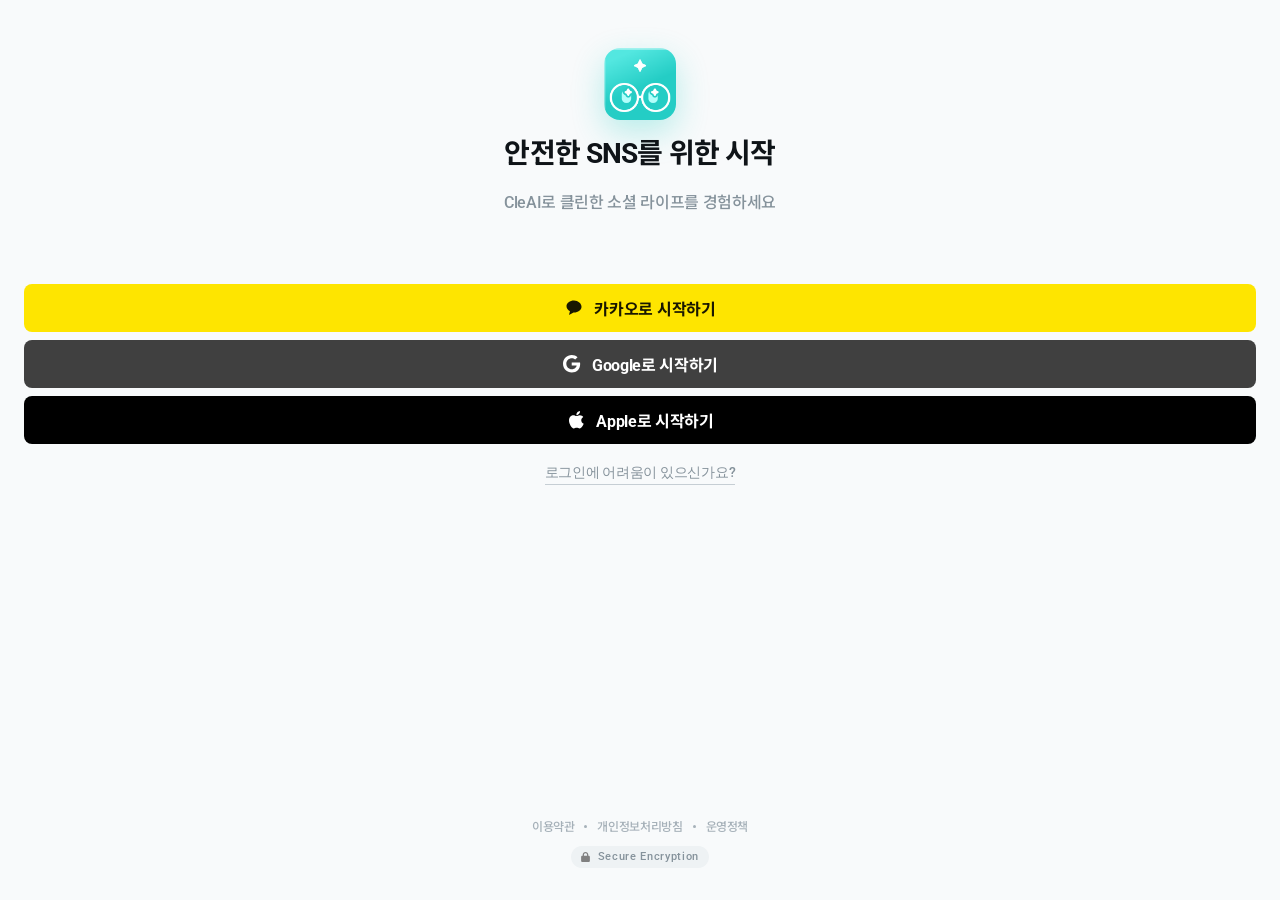
<file: index.html>
<!DOCTYPE html>
<html>
<head>
<meta charset="UTF-8">
<meta http-equiv="refresh" content="0; url=CleAI App Screens.html">
<title>CleAI</title>
</head>
<body>
<script>window.location.href = "CleAI App Screens.html";</script>
</body>
</html>
</file>
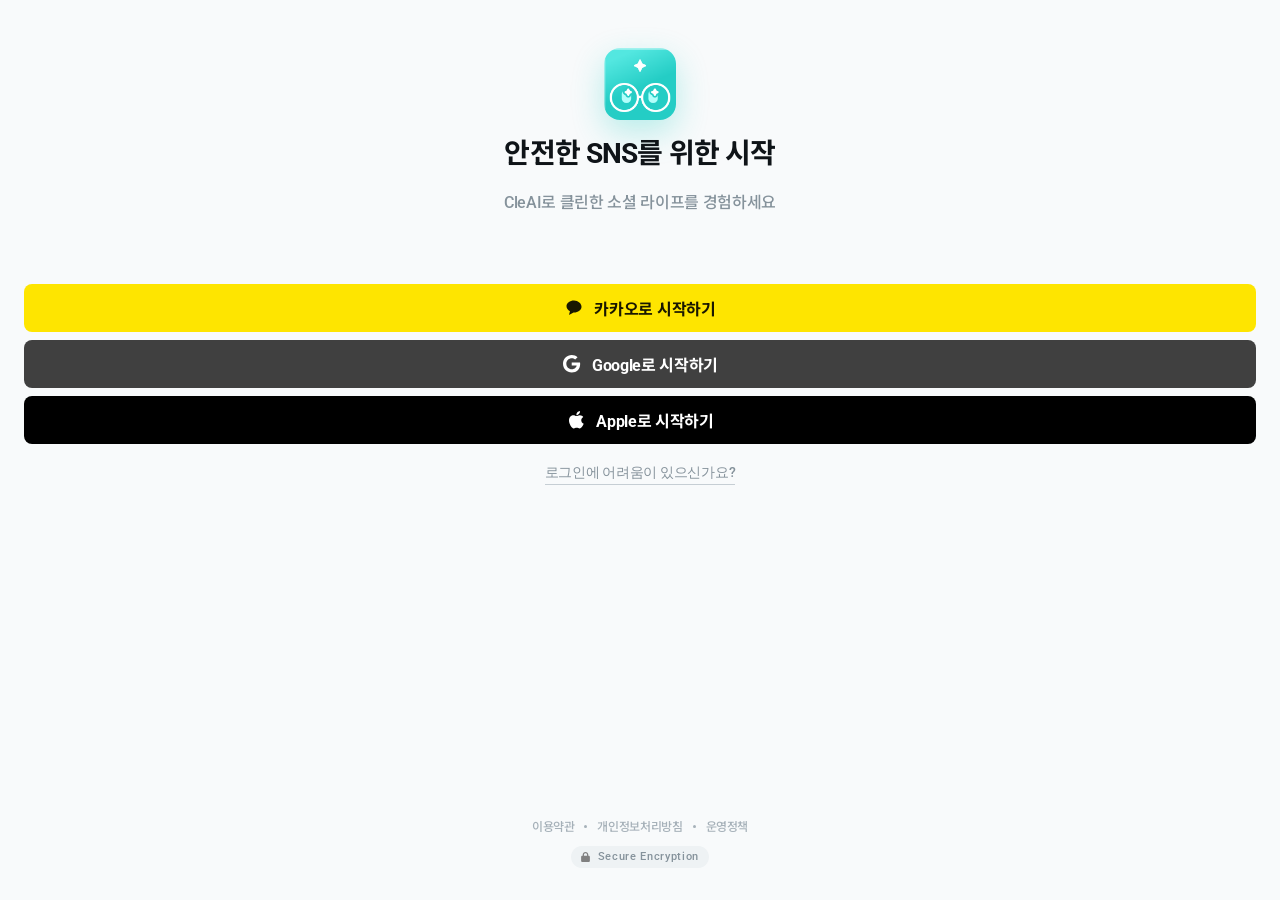
<file: CleAI App Screens.html>
<!DOCTYPE html><html lang="ko"><head><meta charset="UTF-8"/><meta name="viewport" content="width=device-width, initial-scale=1.0, viewport-fit=cover"/><title>CleAI</title><link rel="preconnect" href="https://fonts.googleapis.com"/><link rel="preconnect" href="https://fonts.gstatic.com" crossorigin/><link href="https://fonts.googleapis.com/css2?family=Gugi&family=Roboto:wght@400;500;700&family=Noto+Sans+KR:wght@400;500;700&display=swap" rel="stylesheet"/><link rel="stylesheet" href="cleai.css"/><link rel="apple-touch-icon" href="assets/app-icon.png"/><link rel="icon" type="image/png" href="assets/app-icon.png"/><style>*{box-sizing:border-box;margin:0;padding:0}html,body{height:100%}body{font-family:'Roboto','Noto Sans KR',-apple-system,sans-serif;background:var(--n-50);-webkit-font-smoothing:antialiased}
.phone{width:100%;height:100%}
.screen{position:relative;width:100%;height:100dvh;overflow:hidden;background:var(--n-50);display:flex;flex-direction:column}



.screen-body{flex:1;overflow-y:auto;-ms-overflow-style:none;scrollbar-width:none;min-height:0}.screen-body::-webkit-scrollbar{display:none}
.pg{display:flex;flex-direction:column;gap:16px;padding:16px 20px 32px;width:100%;box-sizing:border-box}

.screen .appbar,.screen .appbar-title{width:100%;border-radius:0;box-shadow:none;border-bottom:1px solid var(--n-150);flex:none}.screen .appbar{padding:12px 20px}.screen .appbar-title{padding:16px 20px}
.screen .tabbar{width:100%;border-radius:0;box-shadow:none;border-top:1px solid var(--n-150);flex:none}
.backbar{height:54px;display:flex;align-items:center;justify-content:center;position:relative;flex:none;background:#fff;border-bottom:1px solid var(--n-150)}.backbar .bb-back{position:absolute;left:13px;width:40px;height:40px;display:grid;place-items:center;color:var(--n-700);opacity:.8;cursor:pointer}.backbar .bb-title{font-size:17px;font-weight:700;letter-spacing:-.02em;color:var(--n-950)}
.banner-tap{cursor:pointer;border-radius:var(--r-md);-webkit-tap-highlight-color:transparent}
.page-overlay{position:absolute;inset:0;z-index:35;background:var(--n-50);transform:translateX(100%);transition:none;pointer-events:none;display:flex;flex-direction:column}.page-overlay.active{transform:translateX(0);pointer-events:auto}
.overlay-body{flex:1;overflow-y:auto;-ms-overflow-style:none;scrollbar-width:none;min-height:0;width:100%}.overlay-body::-webkit-scrollbar{display:none}
.page-overlay .page-overlay 
.reels-overlay{position:absolute;inset:0;z-index:40;background:#000;display:none;pointer-events:none}.reels-overlay.open{display:flex;flex-direction:column;pointer-events:auto}
.reels-screen{position:absolute;inset:0;overflow:hidden}.reels-img{position:absolute;inset:0;width:100%;height:100%;object-fit:cover;object-position:center top}
.reels-back{position:absolute;top:48px;left:10px;width:38px;height:38px;border-radius:50%;display:grid;place-items:center;background:rgba(0,0,0,.32);backdrop-filter:blur(4px);cursor:pointer;z-index:70}
.cleai-fab{position:absolute;top:45%;right:6px;width:50px;display:flex;flex-direction:column;align-items:center;gap:5px;z-index:5;cursor:pointer}
.cleai-glyph{width:36px;height:36px;display:grid;place-items:center;position:relative}
.cleai-spinner{position:absolute;width:30px;height:30px;border-radius:50%;border:3px solid rgba(255,255,255,.32);border-top-color:#fff;animation:cleaiSpin .8s linear infinite;opacity:1;transition:opacity .25s}
@keyframes cleaiSpin{to{transform:rotate(360deg)}}
.cleai-icon{position:absolute;opacity:0;transform:scale(.4)}.cleai-lbl{font-size:11px;font-weight:700;color:#fff;letter-spacing:-.02em;text-shadow:0 1px 4px rgba(0,0,0,.55)}
.reels-icons{position:absolute;right:10px;bottom:180px;display:flex;flex-direction:column;align-items:center;gap:20px;z-index:6}
.ri-item{display:flex;flex-direction:column;align-items:center;gap:5px;cursor:pointer;-webkit-tap-highlight-color:transparent}
.ri-icon{width:34px;height:34px;display:grid;place-items:center}
.ri-icon svg{width:28px;height:28px;filter:drop-shadow(0 1px 3px rgba(0,0,0,.45))}
.ri-count{font-size:12px;font-weight:700;color:#fff;text-shadow:0 1px 4px rgba(0,0,0,.6);letter-spacing:-.01em}
.reels-overlay.loaded .cleai-spinner{opacity:0}.reels-overlay.loaded .cleai-icon{opacity:1;transform:scale(1);transition:opacity .3s,transform .45s cubic-bezier(.2,1.5,.4,1)}
.bs-overlay{position:absolute;inset:0;z-index:50;display:flex;flex-direction:column;justify-content:flex-end;pointer-events:none}.bs-overlay.open{pointer-events:auto}
.bs-scrim{position:absolute;inset:0;background:rgba(15,20,24,.38);opacity:0;transition:opacity .32s}.bs-overlay.open .bs-scrim{opacity:1}
.bs-sheet{width:100%;background:#fff;border-radius:20px 20px 0 0;transform:translateY(100%);transition:none;position:relative;z-index:1;max-height:88%;display:flex;flex-direction:column}.bs-overlay.open .bs-sheet{transform:translateY(0)}
.bs-handle{width:36px;height:4px;border-radius:9999px;background:var(--n-200);margin:12px auto 0;flex:none}
.bs-header{display:flex;align-items:center;justify-content:space-between;padding:14px 24px 0;flex:none}.bs-brand{display:flex;align-items:center;gap:14px}.bs-icon-wrap{width:40px;height:40px;border-radius:8px;background:var(--teal-500);display:grid;place-items:center;flex:none}.bs-title{font-size:24px;font-weight:700;letter-spacing:-.01em;color:var(--n-950)}.bs-version{font-size:12px;font-weight:500;color:var(--n-500);background:#fff;border:1px solid var(--n-200);border-radius:8px;padding:5px 10px}
.bs-state{display:flex;flex-direction:column;flex:1;overflow:hidden}.bs-hidden{display:none!important}
.bs-mascot-area{flex:1;display:flex;flex-direction:column;align-items:center;justify-content:center;gap:6px;padding:16px}.bs-mascot{width:160px}.bs-analyzing-title{font-size:24px;font-weight:700;letter-spacing:-.01em;color:var(--n-950)}.bs-analyzing-sub{font-size:14px;font-weight:500;color:var(--n-500);letter-spacing:-.02em}
.bs-body{flex:1;overflow-y:auto;padding:16px 24px 0;display:flex;flex-direction:column;gap:12px;-ms-overflow-style:none;scrollbar-width:none}.bs-body::-webkit-scrollbar{display:none}
.bs-risk-card{background:var(--n-50);border-radius:10px;box-shadow:inset 0 0 0 1px var(--n-200);padding:16px}.bs-risk-header{display:flex;justify-content:space-between;align-items:center;margin-bottom:16px}.bs-risk-title{font-size:18px;font-weight:700;color:var(--n-950);letter-spacing:-.02em}
.bs-risk-tabs{display:flex;gap:4px}.bs-risk-tab{width:36px;height:24px;border-radius:8px;background:#fff;display:flex;align-items:center;justify-content:center;font-size:12px;font-weight:500;color:var(--n-300);letter-spacing:-.03em}.bs-risk-tab.active{background:var(--risk-caution);color:#fff;font-weight:700}
.bs-prows{display:flex;flex-direction:column;gap:14px}.bs-prow-meta{display:flex;justify-content:space-between;font-size:14px;font-weight:500;color:rgb(74,86,96);letter-spacing:-.02em;margin-bottom:6px}.bs-prow-track{height:8px;border-radius:9999px;background:var(--n-150)}.bs-prow-fill{height:100%;border-radius:9999px;background:var(--teal-500)}
.bs-accordion{height:64px;border-radius:16px;box-shadow:inset 0 0 0 1px var(--n-200);background:#fff;display:flex;align-items:center;justify-content:space-between;padding:0 16px;cursor:pointer;flex:none}.bs-accordion.open{border-radius:16px 16px 0 0}.bs-accordion-label{font-size:16px;font-weight:700;color:var(--n-950);letter-spacing:-.02em}.bs-accordion-chev{transition:transform .3s}.bs-accordion.open .bs-accordion-chev{transform:rotate(180deg)}
.bs-detail{background:var(--n-0);border-radius:0 0 16px 16px;overflow:hidden;max-height:0;transition:max-height .35s cubic-bezier(.4,0,.2,1);flex:none;border:none}.bs-detail.open{max-height:300px;border:1px solid var(--n-200);border-top:none}
.bs-detail-inner{padding:16px}
.bs-detail-section{margin-bottom:14px}.bs-detail-section:last-child{margin-bottom:0}.bs-detail-label{font-size:14px;font-weight:500;color:var(--n-500);letter-spacing:-.02em;margin-bottom:6px}.bs-detail-val{font-size:14px;font-weight:500;color:var(--n-950);letter-spacing:-.02em}.bs-detail-text{font-size:14px;font-weight:500;color:var(--n-950);letter-spacing:-.02em;line-height:1.6}.bs-detail-two{display:flex;gap:40px}.bs-kw-row{display:flex;gap:6px;flex-wrap:wrap}.bs-kw-chip{background:var(--n-150);border-radius:4px;padding:3px 8px;font-size:12px;color:var(--n-500)}
.bs-actions{display:flex;flex-direction:column;gap:8px;padding:12px 24px 24px;flex:none}.bs-primary-btn{height:44px;border-radius:8px;background:var(--teal-500);color:#fff;font-size:16px;font-weight:700;letter-spacing:-.02em;border:none;cursor:pointer;font-family:'Roboto',sans-serif;display:flex;align-items:center;justify-content:center;gap:6px;width:100%}.bs-close-btn{height:44px;border-radius:8px;background:var(--n-150);color:rgb(74,86,96);font-size:16px;font-weight:700;letter-spacing:-.02em;border:none;cursor:pointer;font-family:'Roboto',sans-serif;width:100%}
.verdict-overlay{position:absolute;inset:0;z-index:60;background:rgb(248,250,251);transform:translateX(100%);transition:none;pointer-events:none;display:flex;flex-direction:column}.verdict-overlay.open{transform:translateX(0);pointer-events:auto}
.verdict-header{height:56px;background:#fff;border-bottom:1px solid var(--n-150);display:flex;align-items:center;justify-content:center;position:relative;flex:none}.verdict-header .vd-back{position:absolute;left:10px;width:40px;height:40px;display:grid;place-items:center;color:var(--n-700);opacity:.8;cursor:pointer}.verdict-header .vd-title{font-size:17px;font-weight:700;letter-spacing:-.02em;color:var(--n-950)}
.verdict-body{flex:1;overflow-y:auto;padding:20px 24px 32px;display:flex;flex-direction:column;gap:16px;-ms-overflow-style:none;scrollbar-width:none}.verdict-body::-webkit-scrollbar{display:none}
.vd-card{background:#fff;border-radius:10px;box-shadow:var(--sh-card);padding:16px}.vd-content-row{display:flex;gap:14px;align-items:flex-start}.vd-thumb{width:80px;height:80px;border-radius:8px;background:url(assets/verdict-thumb.png) center/cover no-repeat;flex:none}.vd-meta{flex:1;min-width:0}.vd-source-tag{display:inline-block;background:var(--n-150);border-radius:8px;padding:3px 8px;font-size:12px;font-weight:500;color:var(--n-500);letter-spacing:-.03em;margin-bottom:6px}.vd-content-title{font-size:14px;font-weight:500;color:rgb(74,86,96);letter-spacing:-.02em;line-height:1.5}.vd-author{font-size:12px;color:var(--n-500);letter-spacing:-.03em;margin-top:4px}.vd-summary{font-size:16px;color:var(--n-950);letter-spacing:-.02em;line-height:1.7;margin-top:14px;padding-top:14px;border-top:1px solid var(--n-150)}
.vd-risk-title{font-size:20px;font-weight:700;color:var(--n-950);letter-spacing:-.01em;margin-bottom:14px}.vd-bar-labels{display:flex;justify-content:space-between;font-size:12px;color:rgb(166,177,185);margin-bottom:6px}.vd-segments{display:flex;gap:4px;margin-bottom:12px}.vd-seg{flex:1;height:16px;border-radius:4px;background:var(--n-150)}.vd-seg.on{background:var(--teal-500)}.vd-tags{display:flex;gap:8px;flex-wrap:wrap}.vd-tag{display:flex;align-items:center;gap:6px;background:var(--n-150);border-radius:8px;padding:6px 12px;font-size:14px;font-weight:500;color:rgb(102,115,125)}.vd-tag img{width:18px;height:18px;opacity:.6}
.vd-sec-head{display:flex;justify-content:space-between;align-items:center;margin-bottom:12px}.vd-sec-title{font-size:20px;font-weight:700;color:var(--n-950);letter-spacing:-.01em}.vd-sec-count{font-size:14px;color:var(--n-500)}
.vd-ref-card{background:#fff;border-radius:10px;box-shadow:var(--sh-card);padding:16px;display:flex;gap:14px;align-items:flex-start;margin-bottom:12px}.vd-ref-card:last-child{margin-bottom:0}.vd-ref-icon{width:56px;height:56px;border-radius:8px;background:var(--n-50);display:grid;place-items:center;flex:none}.vd-ref-icon img{width:22px;height:22px}.vd-ref-body{flex:1;min-width:0}.vd-ref-tag{display:inline-block;background:var(--n-150);border-radius:4px;padding:2px 7px;font-size:11px;color:var(--n-500);margin-bottom:5px}.vd-ref-title{font-size:14px;font-weight:700;color:var(--n-950);letter-spacing:-.02em;margin-bottom:3px}.vd-ref-desc{font-size:13px;color:var(--n-500);white-space:nowrap;overflow:hidden;text-overflow:ellipsis;margin-bottom:6px}.vd-ref-link{font-size:14px;font-weight:500;color:rgb(102,115,125);border-bottom:1px solid rgb(102,115,125);display:inline-block}
.vd-extra-section{border:1px solid var(--n-200);border-radius:10px;overflow:hidden;background:#fff}.vd-extra-item{border-bottom:1px solid var(--n-200);padding:14px 16px}.vd-extra-item:last-child{border-bottom:none}.vd-extra-header{display:flex;justify-content:space-between;align-items:center;margin-bottom:8px}.vd-extra-label{font-size:16px;font-weight:700;color:var(--n-950);letter-spacing:-.02em}.vd-extra-text{font-size:14px;font-weight:500;color:rgb(102,115,125);letter-spacing:-.02em;line-height:1.6}
.vd-actions{display:flex;flex-direction:column;gap:8px;margin-top:4px}.vd-primary{height:44px;border-radius:8px;background:var(--teal-500);color:#fff;font-size:16px;font-weight:700;border:none;cursor:pointer;font-family:'Roboto',sans-serif;width:100%}.vd-ghost{height:44px;border-radius:8px;background:transparent;color:var(--n-500);font-size:14px;border:none;cursor:pointer;font-family:'Roboto',sans-serif;width:100%}
.g1-pg{background:rgb(248,250,251)}
#g1SubContent{overflow:hidden;max-height:2000px;transition:max-height .45s cubic-bezier(.4,0,.2,1),opacity .35s ease;opacity:1;display:flex;flex-direction:column;gap:6px;padding-top:6px}
#g1SubContent.hidden{max-height:0;opacity:0}
#g1SubContent .sec-group-label{margin-top:18px;margin-bottom:2px}
#g1SubContent .sec-group-label:first-child{margin-top:0}.g1-card{background:#fff;border-radius:10px;box-shadow:var(--sh-card);overflow:hidden}.g1-card-row{display:flex;align-items:center;justify-content:space-between;padding:18px 16px}.g1-card-title{font-size:20px;font-weight:700;color:rgb(17,24,39);letter-spacing:-.01em}
.g1-plrow{display:flex;align-items:center;gap:14px;padding:12px 16px;border-bottom:1px solid var(--n-150)}.g1-plrow.last{border-bottom:none}.g1-pl-icon{width:40px;height:40px;border-radius:8px;background:var(--n-50);display:grid;place-items:center;flex:none;color:var(--n-500)}.g1-pl-body{flex:1}.g1-pl-name{font-size:18px;font-weight:700;color:var(--n-950);letter-spacing:-.02em}.g1-pl-status{font-size:12px;font-weight:500;color:var(--n-500);letter-spacing:-.03em;margin-top:2px}.g1-pl-status.ok{color:rgb(71,205,122)}.g1-pl-btn{font-size:14px;font-weight:500;color:var(--n-500);border:1px solid var(--n-200);border-radius:4px;padding:3px 10px;flex:none;cursor:pointer}
.g1-frow{display:flex;align-items:center;justify-content:space-between;padding:14px 16px;border-bottom:1px solid var(--n-150);gap:12px}.g1-frow.last{border-bottom:none}.g1-frow.g1-nav{cursor:pointer}.g1-frow.g1-nav:active{background:var(--n-50)}.g1-fr-body{flex:1;min-width:0}.g1-fr-title{font-size:16px;font-weight:500;color:var(--n-950);letter-spacing:-.02em}.g1-fr-desc{font-size:14px;font-weight:500;color:var(--n-500);letter-spacing:-.02em;margin-top:2px}
.h1-month-bar{background:var(--teal-500);height:54px;display:flex;align-items:center;justify-content:center;gap:8px;font-size:18px;font-weight:700;color:#fff;letter-spacing:-.02em;flex:none;box-shadow:0 2px 16px rgba(36,205,197,.35)}
.h1-body{display:flex;flex-direction:column;background:rgb(238,242,244);gap:8px}.h1-teal-section{background:var(--teal-500);box-shadow:0 4px 20px rgba(36,205,197,.35);padding:16px 24px 24px}
.h1-headline{font-size:24px;font-weight:700;color:#fff;letter-spacing:-.03em;line-height:1.55;margin-bottom:20px}
.h1-chart-card{background:#fff;border-radius:10px;padding:16px}.h1-chart-head{display:flex;justify-content:space-between;align-items:center;margin-bottom:12px}.h1-chart-title{font-size:16px;font-weight:700;color:var(--n-950);letter-spacing:-.01em}.h1-chart-meta{font-size:12px;font-weight:500;color:var(--n-500);letter-spacing:-.03em}.h1-chart-labels{display:flex;justify-content:space-around;font-size:12px;font-weight:500;color:var(--n-500);letter-spacing:-.02em;margin-top:8px}
.h1-gray-section{padding:24px 24px 20px;display:flex;flex-direction:column;gap:10px}.h1-sec-label{font-size:18px;font-weight:700;color:var(--n-950);letter-spacing:-.01em}
.h1-rank-card{background:#fff;border-radius:8px;box-shadow:var(--sh-card);padding:0 16px;height:72px;display:flex;align-items:center;gap:12px}.h1-rank-badge{width:36px;height:36px;border-radius:50%;background:var(--teal-600);display:grid;place-items:center;font-size:20px;font-weight:700;color:#fff;flex:none}.h1-rank-badge.r2{background:var(--teal-400)}.h1-rank-badge.r3{background:var(--teal-300)}.h1-rank-body{flex:1;min-width:0}.h1-rank-title{font-size:16px;font-weight:700;color:var(--n-950);letter-spacing:-.02em}.h1-rank-desc{font-size:12px;font-weight:500;color:var(--n-500);letter-spacing:-.02em;margin-top:2px}.h1-rank-count{font-size:13px;font-weight:500;color:var(--n-500);letter-spacing:-.02em;flex:none}
.h1-platform-card{background:#fff;border-radius:10px;box-shadow:var(--sh-card);padding:20px 16px}.h1-pl-row{display:flex;align-items:center;justify-content:space-between}.h1-pl-left{display:flex;align-items:center;gap:10px}.h1-pl-icon{color:var(--n-700);display:grid;place-items:center;width:24px;height:24px}.h1-pl-name{font-size:16px;font-weight:500;color:var(--n-700);letter-spacing:-.02em}.h1-pl-pct{font-size:16px;font-weight:500;color:var(--n-700);letter-spacing:-.02em}.h1-pl-track{height:8px;border-radius:9999px;background:var(--n-150);margin-top:8px;overflow:hidden}.h1-pl-fill{height:100%;border-radius:9999px;background:var(--teal-500)}

/* share tap button */
.share-tap-btn{position:absolute;top:70%;right:2px;width:58px;height:68px;z-index:7;cursor:pointer;-webkit-tap-highlight-color:transparent}
/* share popup overlay */
.share-popup{position:absolute;inset:0;z-index:45;display:flex;align-items:center;justify-content:center;padding:20px;pointer-events:none}
.share-popup.open{pointer-events:auto}
.share-scrim{position:absolute;inset:0;background:rgba(15,20,24,.55);opacity:0;transition:opacity .22s}
.share-popup.open .share-scrim{opacity:1}
.share-dialog{position:relative;z-index:1;width:320px;max-width:320px;border-radius:20px;background:rgba(255,255,255,.82);backdrop-filter:blur(15px);-webkit-backdrop-filter:blur(15px);overflow:hidden;transform:scale(.92);opacity:0;transition:transform .22s,opacity .22s;text-align:center;padding-bottom:24px}
.share-popup.open .share-dialog{transform:scale(1);opacity:1}
.share-dialog-title{font-size:32px;font-weight:700;color:var(--n-950);letter-spacing:-.03em;padding:28px 24px 0;line-height:1.2}
.share-dialog-sub{font-size:14px;font-weight:500;color:rgb(102,115,125);letter-spacing:-.02em;padding:8px 24px 0}
.share-dialog-mascot{width:280px;display:block;margin:-8px auto -16px}
.share-dialog-shadow{width:38px;height:4px;border-radius:50%;background:rgb(198,206,212);margin:0 auto 0}
.share-f2{display:none;flex-direction:column;background:#fff;border-radius:20px;overflow:hidden;width:100%;max-width:320px;box-shadow:0 20px 60px rgba(15,20,24,.3);position:relative;z-index:1}.share-f2.active{display:flex}
.share-f2-header{display:flex;align-items:center;gap:14px;padding:24px 24px 0}
.share-f2-body{padding:16px 24px 0;display:flex;flex-direction:column;gap:12px}
.share-risk-card{background:var(--n-50);border-radius:10px;box-shadow:inset 0 0 0 1px var(--n-200);padding:16px;display:flex;flex-direction:column;gap:14px}
.share-risk-row{display:flex;align-items:center;justify-content:space-between;height:24px}
.srr-label{font-size:14px;font-weight:500;color:rgb(74,86,96);letter-spacing:-.02em}
.srr-right{display:flex;align-items:center;gap:10px}
.srr-bar{width:64px;height:8px;border-radius:9999px;background:var(--n-200);overflow:hidden;flex:none}
.srr-bar span{display:block;height:100%;border-radius:9999px;background:var(--teal-500)}
.srr-lvl{font-size:14px;font-weight:500;color:rgb(74,86,96);letter-spacing:-.02em;min-width:28px;text-align:right}
.share-alert-box{background:var(--n-50);border-radius:8px;box-shadow:inset 0 0 0 1px var(--n-200);padding:12px;font-size:14px;font-weight:500;color:rgb(74,86,96);letter-spacing:-.02em}
.share-alert-link{font-size:14px;font-weight:500;color:var(--n-500);letter-spacing:-.02em;display:flex;align-items:center;gap:6px;justify-content:center}
.share-dialog-btns{display:flex;flex-direction:column;gap:8px;padding:16px 24px 0}
.share-btn-primary{height:44px;border-radius:8px;background:var(--teal-500);color:#fff;font-size:16px;font-weight:700;letter-spacing:-.02em;border:none;cursor:pointer;font-family:'Roboto',sans-serif;width:100%}
.share-btn-gray{height:44px;border-radius:8px;background:var(--n-150);color:rgb(74,86,96);font-size:16px;font-weight:700;letter-spacing:-.02em;border:none;cursor:pointer;font-family:'Roboto',sans-serif;width:100%}

/* ── Splash Screen ── */
.splash-overlay{position:absolute;inset:0;z-index:200;background:linear-gradient(169deg,rgb(191,244,252) -8%,rgb(36,205,197) 44%,rgb(108,222,216) 100%);display:flex;align-items:center;justify-content:center;opacity:1;transition:opacity .55s ease}
.splash-overlay.hide{opacity:0}
.splash-overlay.gone{display:none}
.splash-content{display:flex;flex-direction:column;align-items:center;gap:19.5px;animation:splashIn .7s cubic-bezier(.2,1.1,.4,1) both;margin-top:-80px}
@keyframes splashIn{from{opacity:0;transform:scale(.82)}to{opacity:1;transform:scale(1)}}
/* Logo mark (125.288×107.338) */
.splash-logo{display:flex;flex-direction:column;align-items:center;justify-content:center;width:90px}
.splash-logo-img{width:90px;height:auto}
/* Wordmark */
.splash-wordmark{font-family:'Gugi',sans-serif;font-size:40px;color:#fff;letter-spacing:-.02em;line-height:1}
@media(prefers-reduced-motion:reduce){.splash-content{animation:none}}

/* ── Flow overlays (login, permissions) ── */
.flow-overlay{position:absolute;inset:0;display:none;flex-direction:column;background:rgb(248,250,251)}
.flow-overlay.active{display:flex!important;pointer-events:auto!important;transform:translateX(0)!important}
/* Login */
.login-flow-body{flex:1;display:flex;flex-direction:column;padding:0 24px 32px;overflow:hidden;gap:20px}
.lf-top{display:flex;flex-direction:column;align-items:center;text-align:center;padding-top:48px;gap:12px;padding-bottom:48px}
.lf-icon{width:72px;height:72px;border-radius:16px;box-shadow:0 12px 32px rgba(36,205,197,.3)}
.lf-heading{font-size:28px;font-weight:700;color:rgb(15,20,24);letter-spacing:-.03em;line-height:1.6}
.lf-sub{font-size:16px;font-weight:500;color:rgb(133,146,155);letter-spacing:-.02em;line-height:1.7}
.lf-btns{display:flex;flex-direction:column;gap:8px}
.lf-btns .btn{max-width:none;width:100%}
.lf-btns .btn-link{margin-top:12px;background:none;border:none;border-bottom:1px solid rgb(198,206,212);padding:0 0 2px;font-size:14px;font-weight:500;color:rgb(133,146,155);letter-spacing:-.02em;cursor:pointer;display:inline-block;width:auto;align-self:center;font-family:'Roboto',sans-serif}
.lf-footer{display:flex;flex-direction:column;align-items:center;gap:10px;margin-top:auto}
.lf-links{display:flex;align-items:center;gap:10px;font-size:12px;font-weight:500;color:rgb(166,177,185);letter-spacing:-.03em}
.lf-dot{width:3px;height:3px;border-radius:50%;background:rgb(166,177,185)}
.lf-encrypt{font-size:11px;font-weight:500;color:rgb(133,146,155);letter-spacing:.06em;background:rgb(238,242,244);border-radius:9999px;padding:3px 10px;display:flex;align-items:center;gap:4px}
/* Permissions */
.perm-flow-body{flex:1;overflow-y:auto;-ms-overflow-style:none;scrollbar-width:none;padding:24px 24px 32px;display:flex;flex-direction:column;gap:16px}
.perm-flow-body::-webkit-scrollbar{display:none}
.perm-chip{display:inline-flex;align-items:center;gap:6px;background:rgb(243,244,246);border-radius:8px;padding:4px 10px;font-size:12px;font-weight:500;color:rgb(107,114,128);letter-spacing:-.03em;width:fit-content}
.perm-heading{font-size:28px;font-weight:700;color:rgb(0,0,0);letter-spacing:-.03em;line-height:1.6}
.perm-sub{font-size:16px;color:rgb(107,114,128);letter-spacing:-.02em;line-height:1.7}
.perm-cards{display:flex;flex-direction:column;gap:12px}
.perm-card{background:rgb(249,250,251);border-radius:16px;box-shadow:inset 0 0 0 1px rgb(243,244,246);padding:20px;display:flex;gap:16px;align-items:flex-start}
.perm-card-icon{width:40px;height:40px;border-radius:8px;background:rgb(238,242,244);box-shadow:inset 0 0 0 1px rgb(221,227,231);display:grid;place-items:center;flex:none}
.perm-card-body{flex:1;min-width:0}
.perm-card-head{display:flex;align-items:center;justify-content:space-between;margin-bottom:6px}
.perm-card-title{font-size:18px;font-weight:700;color:rgb(17,24,39);letter-spacing:-.02em}
.perm-tgl-cb{display:none!important}
.perm-tgl{width:40px;height:24px;border-radius:9999px;flex:none;position:relative;background:rgb(209,213,219);transition:background .2s}
.perm-tgl::after{content:'';position:absolute;top:3px;left:3px;width:18px;height:18px;border-radius:50%;background:#fff;transition:left .2s}
.perm-tgl-cb:checked+.perm-tgl{background:#24CDC5}
.perm-tgl-cb:checked+.perm-tgl::after{left:19px}
.perm-cta:disabled{background:rgb(209,213,219);cursor:not-allowed;opacity:.7}
.perm-card-desc{font-size:16px;color:rgb(107,114,128);letter-spacing:-.02em;line-height:1.7}
.perm-encrypt-note{font-size:12px;font-weight:500;color:rgb(133,146,155);letter-spacing:-.03em;text-align:center}
.perm-cta{height:44px;border-radius:8px;background:var(--teal-500);color:#fff;font-size:16px;font-weight:700;letter-spacing:-.02em;border:none;cursor:pointer;font-family:'Roboto',sans-serif;width:100%;flex:none}

/* Chart animation */
#chartLine{transition:stroke-dashoffset 1s cubic-bezier(.4,0,.2,1)}
#chartLine.anim{stroke-dashoffset:0}
#chartArea{transition:opacity .5s ease}
#chartArea.anim{opacity:1}
.chart-dot{transition:opacity .25s ease,r .2s ease}
.chart-dot.anim{opacity:1}

/* Slide-in sub-pages */
#pageAccountInfo,#pageNotifSettings{transition:transform .3s cubic-bezier(.4,0,.2,1)!important}
/* Settings sub-pages */
.sfl-label{font-size:16px;font-weight:500;color:rgb(15,20,24);letter-spacing:-.02em;margin-bottom:6px}
.sfl-input{border-radius:8px;background:#fff;box-shadow:inset 0 0 0 1px rgb(221,227,231);padding:12px 16px;display:flex;align-items:center;justify-content:space-between;height:51px}
.sfl-input.locked{background:rgb(238,242,244);box-shadow:inset 0 0 0 1px rgb(198,206,212)}
.sfl-value{font-size:16px;font-weight:500;color:rgb(74,86,96);letter-spacing:-.02em}
.sfl-inp{border:none;background:none;outline:none;font-size:16px;font-weight:500;color:rgb(15,20,24);letter-spacing:-.02em;width:100%;font-family:'Roboto',sans-serif}
.sfl-inp::placeholder{color:rgb(198,206,212)}
.settings-field-group{display:flex;flex-direction:column}
.sfl-save-btn{height:44px;border-radius:8px;background:var(--teal-500);color:#fff;font-size:16px;font-weight:700;border:none;cursor:pointer;font-family:'Roboto',sans-serif}
/* Notif page */
.notif-sec-label{font-size:18px;font-weight:700;color:rgb(74,86,96);letter-spacing:-.02em;margin-bottom:12px}
.notif-card{background:#fff;border-radius:10px;box-shadow:inset 0 0 0 1px rgb(221,227,231);overflow:hidden}
.notif-row{display:flex;align-items:center;justify-content:space-between;padding:16px;border-bottom:1px solid rgb(221,227,231);gap:12px}
.notif-row:last-child{border-bottom:none}
.notif-row-body{flex:1;min-width:0}
.notif-row-title{font-size:16px;font-weight:500;color:rgb(15,20,24);letter-spacing:-.02em;margin-bottom:4px}
.notif-row-desc{font-size:14px;font-weight:500;color:rgb(133,146,155);letter-spacing:-.02em;line-height:1.55}
.freq-row{display:flex;align-items:center;justify-content:space-between;padding:16px;border-bottom:1px solid rgb(221,227,231);cursor:pointer}
.freq-row:last-child{border-bottom:none}
.freq-row-left{display:flex;align-items:center;gap:12px}
.freq-row-label{font-size:16px;font-weight:500;color:rgb(15,20,24);letter-spacing:-.02em}
.freq-check{transition:opacity .2s}
.notif-freq-note{font-size:14px;font-weight:500;color:rgb(166,177,185);letter-spacing:-.02em;text-align:center;margin-top:14px}
@media(prefers-reduced-motion:reduce){.cleai-spinner{animation:none}}.screen,.flow-overlay,.page-overlay,.verdict-overlay{padding-top:env(safe-area-inset-top,0px)}.reels-back{top:calc(48px + env(safe-area-inset-top,0px))}.screen .tabbar,.page-overlay .tabbar{padding-bottom:env(safe-area-inset-bottom,0px)}</style></head><body><div class="phone"><div class="screen"><div class="splash-overlay" id="splashOverlay">
      <!-- Logo container: 125.288×176.822, centered in 360px frame -->
      <div class="splash-content">
        <div class="splash-logo">
          <img class="splash-logo-img" src="assets/splash-logo.svg" alt="CleAI"/>
        </div>
                <div class="splash-wordmark">CleAI</div>
      </div>
    </div>
      <div class="flow-overlay" id="loginPage" style="z-index:195;background:rgb(248,250,251)">
      
      <div class="login-flow-body">
        <!-- Top: icon + heading (top:112 → top:208 in 852px) -->
        <div class="lf-top">
          <img src="assets/app-icon.png" class="lf-icon" alt="CleAI"/>
          <div class="lf-heading">안전한 SNS를 위한 시작</div>
          <div class="lf-sub">CleAI로 클린한 소셜 라이프를 경험하세요</div>
        </div>
        <!-- Buttons (top:344 in 852px ≈ 40%) -->
        <div class="lf-btns">
          <button class="btn btn-kakao" onclick="openPermissions()"><span class="bi"><svg viewBox="0 0 18 18" width="18" height="18" fill="rgb(25,23,0)"><path d="M9 1.5C4.86 1.5 1.5 4.09 1.5 7.275c0 2.07 1.38 3.885 3.465 4.905l-.885 3.3a.28.28 0 0 0 .42.315L8.55 13.5c.15.015.3.015.45.015 4.14 0 7.5-2.595 7.5-5.775S13.14 1.5 9 1.5Z"/></svg></span>카카오로 시작하기</button>
          <button class="btn btn-google" onclick="openPermissions()"><span class="bi"><svg viewBox="0 0 18 18" width="18" height="18" fill="white"><path d="M17.16 8.92C17.16 13.9 13.75 17.44 8.72 17.44 3.9 17.44 0 13.54 0 8.72 0 3.9 3.9 0 8.72 0c2.35 0 4.32.86 5.85 2.28L12.19 4.56C9.09 1.57 3.32 3.82 3.32 8.72c0 3.04 2.43 5.5 5.4 5.5 3.45 0 4.75-2.47 4.95-3.75H8.72V7.47h8.3c.08.45.14.87.14 1.45Z"/></svg></span>Google로 시작하기</button>
          <button class="btn btn-apple" onclick="openPermissions()"><span class="bi"><svg viewBox="0 0 15 18" width="15" height="18" fill="white"><path d="M12.293 9.246C12.285 7.813 12.934 6.73 14.246 5.934c-.734-1.051-1.844-1.629-3.309-1.742-1.387-.11-2.902.808-3.457.808-.586 0-1.93-.77-2.984-.77C2.317 4.266 0 5.969 0 9.434c0 1.023.188 2.08.563 3.171.5 1.434 2.304 4.95 4.187 4.891.984-.023 1.68-.697 2.961-.697 1.242 0 1.887.697 2.984.697 1.899-.027 3.531-3.223 4.008-4.66-2.547-1.2-2.41-3.516-2.41-3.59Zm-2.211-6.414C11.148 1.566 11.051.414 11.02 0c-.941.055-2.031.641-2.652 1.363C7.684 2.137 7.281 3.094 7.367 4.172c1.02.078 1.949-.446 2.715-1.34Z"/></svg></span>Apple로 시작하기</button>
          <button class="btn-link">로그인에 어려움이 있으신가요?</button>
        </div>
        <!-- Footer -->
        <div class="lf-footer">
          <div class="lf-links"><span>이용약관</span><span class="lf-dot"></span><span>개인정보처리방침</span><span class="lf-dot"></span><span>운영정책</span></div>
          <div class="lf-encrypt"><img src="assets/login-lock.svg" style="width:9px;height:10px;filter:invert(50%)" alt=""/>&nbsp;Secure Encryption</div>
        </div>
      </div>
    </div>
      <div class="flow-overlay" id="permPage" style="z-index:196;transform:translateX(0)">
      
      <div class="backbar" style="flex:none"><div class="bb-back" onclick="closePermissions()"><svg width="11" height="19" viewBox="0 0 10 18" fill="none" stroke="currentColor" stroke-width="2" stroke-linecap="round" stroke-linejoin="round"><path d="M9 1 1 9l8 8"/></svg></div><span class="bb-title">권한 설정 안내</span></div>
      <div class="perm-flow-body">
        <div class="perm-chip"><img src="assets/perm-settings.svg" style="width:14px;height:14px;filter:invert(40%) sepia(10%) saturate(400%) hue-rotate(160deg)" alt=""/>Required Settings</div>
        <div class="perm-heading">실시간 서비스를 위해<br/>아래 권한이 필요해요.</div>
        <div class="perm-sub">AI가 유해 콘텐츠로부터 사용자를 보호하기 위해 필수적인 접근 권한입니다. 설정은 언제든지 변경할 수 있어요.</div>
        <div class="perm-cards">
          <div class="perm-card">
          <div class="perm-card-icon"><img src="assets/perm-screen.svg" style="width:20px;height:20px;filter:invert(30%) sepia(15%) saturate(400%) hue-rotate(160deg)" alt=""/></div>
          <div class="perm-card-body">
            <label class="perm-card-head"><span class="perm-card-title">화면 콘텐츠 접근</span><input type="checkbox" class="perm-tgl-cb" onchange="checkPermCta()"><span class="perm-tgl"></span></label>
            <div class="perm-card-desc">실시간으로 콘텐츠를 탐지하고 필터링하기 위해 필요해요.</div>
          </div>
        </div>
          <div class="perm-card">
          <div class="perm-card-icon"><img src="assets/perm-notif.svg" style="width:20px;height:20px;filter:invert(30%) sepia(15%) saturate(400%) hue-rotate(160deg)" alt=""/></div>
          <div class="perm-card-body">
            <label class="perm-card-head"><span class="perm-card-title">알림 권한</span><input type="checkbox" class="perm-tgl-cb" onchange="checkPermCta()"><span class="perm-tgl"></span></label>
            <div class="perm-card-desc">위험 콘텐츠 탐지 알림 및 주간 리포트를 보내드려요.</div>
          </div>
        </div>
          <div class="perm-card">
          <div class="perm-card-icon"><img src="assets/perm-usage.svg" style="width:20px;height:20px;filter:invert(30%) sepia(15%) saturate(400%) hue-rotate(160deg)" alt=""/></div>
          <div class="perm-card-body">
            <label class="perm-card-head"><span class="perm-card-title">사용 패턴 분석</span><input type="checkbox" class="perm-tgl-cb" onchange="checkPermCta()"><span class="perm-tgl"></span></label>
            <div class="perm-card-desc">개인화된 필터링 성능 향상 및 리포트 제공을 위해 사용돼요.</div>
          </div>
        </div>
          <div class="perm-card">
          <div class="perm-card-icon"><img src="assets/perm-camera.svg" style="width:20px;height:20px;filter:invert(30%) sepia(15%) saturate(400%) hue-rotate(160deg)" alt=""/></div>
          <div class="perm-card-body">
            <label class="perm-card-head"><span class="perm-card-title">카메라 접근</span><input type="checkbox" class="perm-tgl-cb" onchange="checkPermCta()"><span class="perm-tgl"></span></label>
            <div class="perm-card-desc">이미지 및 QR 코드 분석을 통한 보안 강화를 위해 필요해요.</div>
          </div>
        </div>
          <div class="perm-card">
          <div class="perm-card-icon"><img src="assets/perm-mic.svg" style="width:20px;height:20px;filter:invert(30%) sepia(15%) saturate(400%) hue-rotate(160deg)" alt=""/></div>
          <div class="perm-card-body">
            <label class="perm-card-head"><span class="perm-card-title">마이크 접근</span><input type="checkbox" class="perm-tgl-cb" onchange="checkPermCta()"><span class="perm-tgl"></span></label>
            <div class="perm-card-desc">음성 콘텐츠 내 유해 요소를 분석하기 위해 필요해요.</div>
          </div>
        </div>
        </div>
        <div class="perm-encrypt-note">데이터는 암호화되어 안전하게 보관됩니다</div>
        <button class="perm-cta" id="permCtaBtn" onclick="completePerm()" disabled>설정 완료</button>
      </div>
    </div>
      <div class="appbar"><div class="ab-brand"><img src="assets/app-icon.png" style="width:34px;height:34px;border-radius:9px;flex:none" alt="CleAI"/><span class="ab-wm">CleAI</span></div><span class="chip-version">v.1.7.3</span></div><div class="screen-body"><div class="pg"><div class="banner-tap" onclick="openReels()" role="button" tabindex="-1"><div class="card-mock">
            <div class="banner">
              <div class="bn-eye"><img class="spk" src="assets/sparkle.svg" style="filter:brightness(0) invert(1)" alt="" /> CleAI LIVE</div>
              <div class="bn-title">AI 필터링 작동 중</div>
              <div class="bn-sub">CleAI가 SNS 경험을 보호하고 있어요</div>
              <img class="bn-mascot" src="assets/mascot-hero.png" alt="" />
            </div>
          </div></div><div class="card-mock">
            <div class="stat-card">
              <div class="sc-title">차단된 콘텐츠</div>
              <div class="sc-num">12<small>건</small></div>
              <hr />
              <div class="stat-grid">
                <div class="stat-item"><div class="si-l">가짜 뉴스</div><div class="si-v">4</div></div>
                <div class="stat-item"><div class="si-l">AI 생성물</div><div class="si-v">3</div></div>
                <div class="stat-item"><div class="si-l">자극적</div><div class="si-v">2</div></div>
                <div class="stat-item"><div class="si-l">편향적</div><div class="si-v">1</div></div>
                <div class="stat-item"><div class="si-l">광고</div><div class="si-v">2</div></div>
                <div class="stat-item" style="display:flex;align-items:center;justify-content:center;gap:4px;color:var(--n-300)"><span style="width:6px;height:6px;border-radius:50%;background:currentColor"></span><span style="width:6px;height:6px;border-radius:50%;background:currentColor"></span><span style="width:6px;height:6px;border-radius:50%;background:currentColor"></span></div>
              </div>
            </div>
          </div><div class="sec-group-label">연결된 플랫폼</div><div class="card-mock" style="display:flex;flex-direction:column;gap:16px">
            <div class="plugin-row">
              <span class="icon-chip"><svg viewBox="0 0 27 27" width="20" height="20" fill="currentColor" xmlns="http://www.w3.org/2000/svg"><path d="M7.73333 0H18.9333C23.2 0 26.6667 3.46667 26.6667 7.73333V18.9333C26.6667 20.9843 25.8519 22.9513 24.4016 24.4016C22.9513 25.8519 20.9843 26.6667 18.9333 26.6667H7.73333C3.46667 26.6667 0 23.2 0 18.9333V7.73333C0 5.68233 0.81476 3.71532 2.26504 2.26504C3.71532 0.81476 5.68233 0 7.73333 0ZM7.46667 2.66667C6.19363 2.66667 4.97273 3.17238 4.07255 4.07255C3.17238 4.97273 2.66667 6.19363 2.66667 7.46667V19.2C2.66667 21.8533 4.81333 24 7.46667 24H19.2C20.473 24 21.6939 23.4943 22.5941 22.5941C23.4943 21.6939 24 20.473 24 19.2V7.46667C24 4.81333 21.8533 2.66667 19.2 2.66667H7.46667ZM20.3333 4.66667C20.7754 4.66667 21.1993 4.84226 21.5118 5.15482C21.8244 5.46738 22 5.89131 22 6.33333C22 6.77536 21.8244 7.19928 21.5118 7.51185C21.1993 7.82441 20.7754 8 20.3333 8C19.8913 8 19.4674 7.82441 19.1548 7.51185C18.8423 7.19928 18.6667 6.77536 18.6667 6.33333C18.6667 5.89131 18.8423 5.46738 19.1548 5.15482C19.4674 4.84226 19.8913 4.66667 20.3333 4.66667ZM13.3333 6.66667C15.1014 6.66667 16.7971 7.36905 18.0474 8.61929C19.2976 9.86953 20 11.5652 20 13.3333C20 15.1014 19.2976 16.7971 18.0474 18.0474C16.7971 19.2976 15.1014 20 13.3333 20C11.5652 20 9.86953 19.2976 8.61929 18.0474C7.36905 16.7971 6.66667 15.1014 6.66667 13.3333C6.66667 11.5652 7.36905 9.86953 8.61929 8.61929C9.86953 7.36905 11.5652 6.66667 13.3333 6.66667ZM13.3333 9.33333C12.2725 9.33333 11.2551 9.75476 10.5049 10.5049C9.75476 11.2551 9.33333 12.2725 9.33333 13.3333C9.33333 14.3942 9.75476 15.4116 10.5049 16.1618C11.2551 16.9119 12.2725 17.3333 13.3333 17.3333C14.3942 17.3333 15.4116 16.9119 16.1618 16.1618C16.9119 15.4116 17.3333 14.3942 17.3333 13.3333C17.3333 12.2725 16.9119 11.2551 16.1618 10.5049C15.4116 9.75476 14.3942 9.33333 13.3333 9.33333Z"></path></svg></span>
              <div class="pr-txt"><div class="pr-name">Instagram</div><div class="pr-sub">데이터 수집 및 실시간 분석 중</div></div>
              <span class="badge active">ACTIVE <img class="spk" src="assets/sparkle.svg" style="filter:invert(58%) sepia(64%) saturate(458%) hue-rotate(128deg) brightness(95%)" alt="" /></span>
            </div>
            <div class="plugin-row">
              <span class="icon-chip"><svg viewBox="0 0 27 19" width="22" height="16" fill="currentColor" xmlns="http://www.w3.org/2000/svg"><path d="M10.6667 13.3333L17.5867 9.33333L10.6667 5.33333V13.3333ZM26.08 2.89333C26.2533 3.52 26.3733 4.36 26.4533 5.42667C26.5467 6.49333 26.5867 7.41333 26.5867 8.21333L26.6667 9.33333C26.6667 12.2533 26.4533 14.4 26.08 15.7733C25.7467 16.9733 24.9733 17.7467 23.7733 18.08C23.1467 18.2533 22 18.3733 20.24 18.4533C18.5067 18.5467 16.92 18.5867 15.4533 18.5867L13.3333 18.6667C7.74667 18.6667 4.26667 18.4533 2.89333 18.08C1.69333 17.7467 0.92 16.9733 0.586667 15.7733C0.413333 15.1467 0.293333 14.3067 0.213333 13.24C0.12 12.1733 0.0799999 11.2533 0.0799999 10.4533L0 9.33333C0 6.41333 0.213333 4.26667 0.586667 2.89333C0.92 1.69333 1.69333 0.92 2.89333 0.586667C3.52 0.413333 4.66667 0.293333 6.42667 0.213333C8.16 0.12 9.74667 0.0799999 11.2133 0.0799999L13.3333 0C18.92 0 22.4 0.213333 23.7733 0.586667C24.9733 0.92 25.7467 1.69333 26.08 2.89333Z"></path></svg></span>
              <div class="pr-txt"><div class="pr-name">Youtube</div><div class="pr-sub">추천 알고리즘 필터링 적용 중</div></div>
              <span class="badge active">ACTIVE <img class="spk" src="assets/sparkle.svg" style="filter:invert(58%) sepia(64%) saturate(458%) hue-rotate(128deg) brightness(95%)" alt="" /></span>
            </div>
            <div class="plugin-row">
              <span class="icon-chip"><svg viewBox="0 0 21 24" width="18" height="20" fill="currentColor" xmlns="http://www.w3.org/2000/svg"><path d="M16.5867 3.76C15.6754 2.71937 15.1732 1.3832 15.1733 0H11.0533V16.5333C11.0222 17.4283 10.6447 18.2761 10.0004 18.898C9.35613 19.5199 8.49546 19.8672 7.6 19.8667C5.70667 19.8667 4.13333 18.32 4.13333 16.4C4.13333 14.1067 6.34667 12.3867 8.62667 13.0933V8.88C4.02667 8.26667 0 11.84 0 16.4C0 20.84 3.68 24 7.58667 24C11.7733 24 15.1733 20.6 15.1733 16.4V8.01333C16.844 9.21313 18.8498 9.85686 20.9067 9.85333V5.73333C20.9067 5.73333 18.4 5.85333 16.5867 3.76Z"></path></svg></span>
              <div class="pr-txt"><div class="pr-name">TikTok</div><div class="pr-sub">연결이 해제되었습니다</div></div>
              <span class="badge inactive">INACTIVE <img class="spk" src="assets/sparkle.svg" style="filter:invert(62%) sepia(8%) saturate(380%) hue-rotate(160deg) brightness(92%)" alt="" /></span>
            </div>
          </div></div></div><div class="tabbar"><div class="tab active" onclick="showPage('home')"><svg viewBox="0 0 18 20" width="22" height="22" fill="currentColor" xmlns="http://www.w3.org/2000/svg"><path d="M0 17.7143V7.42857C0 7.06666 0.0798748 6.72381 0.239625 6.4C0.399375 6.07619 0.6195 5.80952 0.9 5.6L7.65 0.457143C8.04375 0.152381 8.49375 0 9 0C9.50625 0 9.95625 0.152381 10.35 0.457143L17.1 5.6C17.3812 5.80952 17.6017 6.07619 17.7615 6.4C17.9212 6.72381 18.0007 7.06666 18 7.42857V17.7143C18 18.3429 17.7795 18.8811 17.3385 19.3291C16.8975 19.7771 16.368 20.0008 15.75 20H12.375C12.0562 20 11.7892 19.8903 11.574 19.6709C11.3587 19.4514 11.2507 19.1802 11.25 18.8571V13.1429C11.25 12.819 11.142 12.5478 10.926 12.3291C10.71 12.1105 10.443 12.0008 10.125 12H7.875C7.55625 12 7.28925 12.1097 7.074 12.3291C6.85875 12.5486 6.75075 12.8198 6.75 13.1429V18.8571C6.75 19.1809 6.642 19.4526 6.426 19.672C6.21 19.8914 5.943 20.0008 5.625 20H2.25C1.63125 20 1.10175 19.7764 0.6615 19.3291C0.22125 18.8819 0.00075 18.3436 0 17.7143Z"></path></svg><span class="tl">홈</span></div><div class="tab" onclick="showPage('filter')"><svg viewBox="0 0 18 16" width="22" height="22" fill="currentColor" xmlns="http://www.w3.org/2000/svg"><path d="M3 16C2.44772 16 2 15.5523 2 15V10C2 9.44771 1.55228 9 1 9C0.447715 9 0 8.55229 0 8C0 7.44772 0.447715 7 1 7H5C5.55228 7 6 7.44772 6 8C6 8.55229 5.55228 9 5 9C4.44772 9 4 9.44772 4 10V15C4 15.5523 3.55228 16 3 16ZM3 5C2.44772 5 2 4.55228 2 4V1C2 0.447715 2.44772 0 3 0C3.55228 0 4 0.447715 4 1V4C4 4.55228 3.55228 5 3 5ZM7 5C6.44772 5 6 4.55228 6 4C6 3.44772 6.44772 3 7 3C7.55228 3 8 2.55228 8 2V1C8 0.447715 8.44771 0 9 0C9.55229 0 10 0.447715 10 1V2C10 2.55228 10.4477 3 11 3C11.5523 3 12 3.44772 12 4C12 4.55228 11.5523 5 11 5H7ZM9 16C8.44771 16 8 15.5523 8 15V8C8 7.44772 8.44771 7 9 7C9.55229 7 10 7.44772 10 8V15C10 15.5523 9.55229 16 9 16ZM15 16C14.4477 16 14 15.5523 14 15V14C14 13.4477 13.5523 13 13 13C12.4477 13 12 12.5523 12 12C12 11.4477 12.4477 11 13 11H17C17.5523 11 18 11.4477 18 12C18 12.5523 17.5523 13 17 13C16.4477 13 16 13.4477 16 14V15C16 15.5523 15.5523 16 15 16ZM15 9C14.4477 9 14 8.55229 14 8V1C14 0.447715 14.4477 0 15 0C15.5523 0 16 0.447715 16 1V8C16 8.55229 15.5523 9 15 9Z"></path></svg><span class="tl">필터</span></div><div class="tab" onclick="showPage('report')"><svg viewBox="0 0 20 20" width="22" height="22" fill="currentColor" xmlns="http://www.w3.org/2000/svg"><path d="M2.22222 20C1.61111 20 1.08796 19.7824 0.652778 19.3472C0.217593 18.912 0 18.3889 0 17.7778V2.22222C0 1.61111 0.217593 1.08796 0.652778 0.652778C1.08796 0.217593 1.61111 0 2.22222 0H17.7778C18.3889 0 18.912 0.217593 19.3472 0.652778C19.7824 1.08796 20 1.61111 20 2.22222V17.7778C20 18.3889 19.7824 18.912 19.3472 19.3472C18.912 19.7824 18.3889 20 17.7778 20H2.22222ZM2.22222 15.5V17.7778H17.7778V8.05556L11.1667 15.5556L6.66667 11.0556L2.22222 15.5ZM2.22222 12.3333L6.66667 7.88889L11.0556 12.2778L17.7778 4.72222V2.22222H2.22222V12.3333ZM2.22222 8.05556V4.72222V12.2778V7.88889V15.5V11.0556V15.5556V8.05556ZM2.22222 12.3333V2.22222V12.2778V7.88889V12.3333ZM2.22222 15.5V11.0556V15.5556V8.05556V17.7778V15.5Z"/></svg><span class="tl">통계</span></div><div class="tab" onclick="showPage('settings')"><svg viewBox="0 0 20 20" width="22" height="22" fill="currentColor" xmlns="http://www.w3.org/2000/svg"><path d="M18.3659 10.6599C18.2027 10.4774 18.1127 10.2429 18.1127 10C18.1127 9.75712 18.2027 9.52255 18.3659 9.34009L19.6688 7.90029C19.8123 7.74298 19.9015 7.54504 19.9234 7.33487C19.9454 7.1247 19.899 6.91311 19.7909 6.73044L17.7552 3.27092C17.6482 3.08846 17.4853 2.94384 17.2898 2.85766C17.0942 2.77148 16.8759 2.74814 16.6661 2.79098L14.7525 3.17093C14.509 3.22035 14.2555 3.18052 14.0398 3.05894C13.8242 2.93737 13.6613 2.74247 13.5819 2.51102L12.961 0.681267C12.8927 0.482673 12.7626 0.310183 12.5891 0.188176C12.4156 0.0661699 12.2074 0.000818685 11.994 0.00135977H7.92255C7.70058 -0.0100207 7.48093 0.0502795 7.29713 0.17305C7.11333 0.295821 6.9755 0.474315 6.90468 0.681267L6.33467 2.51102C6.25528 2.74247 6.09239 2.93737 5.87674 3.05894C5.6611 3.18052 5.40761 3.22035 5.16412 3.17093L3.19963 2.79098C3.00068 2.76336 2.79787 2.7942 2.61674 2.87961C2.43561 2.96501 2.28426 3.10117 2.18176 3.27092L0.146014 6.73044C0.0352295 6.91107 -0.014583 7.12148 0.00369848 7.33159C0.0219799 7.5417 0.107419 7.74075 0.247801 7.90029L1.5405 9.34009C1.70368 9.52255 1.79368 9.75712 1.79368 10C1.79368 10.2429 1.70368 10.4774 1.5405 10.6599L0.247801 12.0997C0.107419 12.2593 0.0219799 12.4583 0.00369848 12.6684C-0.014583 12.8785 0.0352295 13.0889 0.146014 13.2696L2.18176 16.7291C2.28873 16.9115 2.45161 17.0562 2.64718 17.1423C2.84275 17.2285 3.06102 17.2519 3.27088 17.209L5.18447 16.8291C5.42797 16.7796 5.68145 16.8195 5.8971 16.9411C6.11274 17.0626 6.27563 17.2575 6.35503 17.489L6.97593 19.3187C7.04675 19.5257 7.18459 19.7042 7.36838 19.827C7.55218 19.9497 7.77183 20.01 7.9938 19.9986H12.0653C12.2787 19.9992 12.4868 19.9338 12.6604 19.8118C12.8339 19.6898 12.964 19.5173 13.0323 19.3187L13.6532 17.489C13.7326 17.2575 13.8954 17.0626 14.1111 16.9411C14.3267 16.8195 14.5802 16.7796 14.8237 16.8291L16.7373 17.209C16.9472 17.2519 17.1654 17.2285 17.361 17.1423C17.5566 17.0562 17.7195 16.9115 17.8264 16.7291L19.8622 13.2696C19.9702 13.0869 20.0166 12.8753 19.9947 12.6651C19.9727 12.455 19.8836 12.257 19.74 12.0997L18.3659 10.6599ZM16.8493 11.9997L17.6636 12.8996L16.3607 15.1193L15.1596 14.8793C14.4265 14.7321 13.6639 14.8545 13.0166 15.2231C12.3692 15.5917 11.8822 16.181 11.648 16.8791L11.2612 17.9989H8.65541L8.28898 16.8591C8.05472 16.161 7.5677 15.5717 6.92036 15.2031C6.27301 14.8345 5.51042 14.7121 4.77733 14.8593L3.57624 15.0993L2.25301 12.8896L3.0673 11.9897C3.56805 11.4398 3.84489 10.7278 3.84489 9.99C3.84489 9.25217 3.56805 8.54022 3.0673 7.99027L2.25301 7.0904L3.55588 4.89069L4.75697 5.13066C5.49006 5.27786 6.25266 5.15554 6.9 4.78691C7.54734 4.41828 8.03436 3.829 8.26862 3.13093L8.65541 2.00109H11.2612L11.648 3.14093C11.8822 3.839 12.3692 4.42827 13.0166 4.79691C13.6639 5.16554 14.4265 5.28786 15.1596 5.14066L16.3607 4.90069L17.6636 7.12039L16.8493 8.02027C16.3541 8.56895 16.0808 9.27678 16.0808 10.01C16.0808 10.7432 16.3541 11.451 16.8493 11.9997ZM9.95829 6.00054C9.15302 6.00054 8.36584 6.23511 7.69629 6.67457C7.02674 7.11404 6.50489 7.73867 6.19673 8.46947C5.88857 9.20028 5.80794 10.0044 5.96504 10.7803C6.12214 11.5561 6.50991 12.2687 7.07931 12.828C7.64872 13.3874 8.37419 13.7683 9.16398 13.9226C9.95377 14.0769 10.7724 13.9977 11.5164 13.695C12.2603 13.3923 12.8962 12.8797 13.3436 12.222C13.791 11.5643 14.0298 10.791 14.0298 10C14.0298 8.93928 13.6008 7.922 12.8373 7.17196C12.0737 6.42191 11.0381 6.00054 9.95829 6.00054ZM9.95829 11.9997C9.55566 11.9997 9.16207 11.8824 8.82729 11.6627C8.49251 11.443 8.23159 11.1307 8.07751 10.7653C7.92343 10.3999 7.88311 9.99778 7.96166 9.60987C8.04021 9.22196 8.2341 8.86565 8.5188 8.58598C8.8035 8.30631 9.16624 8.11586 9.56113 8.0387C9.95603 7.96154 10.3653 8.00114 10.7373 8.15249C11.1093 8.30385 11.4273 8.56016 11.6509 8.88901C11.8746 9.21786 11.994 9.60449 11.994 10C11.994 10.5304 11.7795 11.039 11.3978 11.414C11.016 11.789 10.4982 11.9997 9.95829 11.9997Z"></path></svg><span class="tl">설정</span></div></div><div class="page-overlay" id="pageFilter"><div class="backbar"><div class="bb-back" onclick="showPage('home')"><svg width="11" height="19" viewBox="0 0 10 18" fill="none" stroke="currentColor" stroke-width="2" stroke-linecap="round" stroke-linejoin="round"><path d="M9 1 1 9l8 8"/></svg></div><span class="bb-title">필터 설정</span></div><div class="overlay-body"><div class="pg g1-pg"><div class="g1-card"><div class="g1-card-row"><span class="g1-card-title">CleAI 분석</span><span class="tgl on" id="g1AnalysisToggle" style="flex:none"></span></div></div><div id="g1SubContent"><div class="sec-group-label">플러그인 연결 상태</div><div class="g1-card"><div class="g1-plrow"><div class="g1-pl-icon"><svg viewBox="0 0 27 27" width="20" height="20" fill="currentColor"><path d="M7.73333 0H18.9333C23.2 0 26.6667 3.46667 26.6667 7.73333V18.9333C26.6667 23.2 23.2 26.6667 18.9333 26.6667H7.73333C3.46667 26.6667 0 23.2 0 18.9333V7.73333C0 3.46667 3.46667 0 7.73333 0ZM7.46667 2.66667C4.81333 2.66667 2.66667 4.81333 2.66667 7.46667V19.2C2.66667 21.8533 4.81333 24 7.46667 24H19.2C21.8533 24 24 21.8533 24 19.2V7.46667C24 4.81333 21.8533 2.66667 19.2 2.66667H7.46667ZM20.3333 4.66667C21.0697 4.66667 21.6667 5.26362 21.6667 6C21.6667 6.73638 21.0697 7.33333 20.3333 7.33333C19.597 7.33333 19 6.73638 19 6C19 5.26362 19.597 4.66667 20.3333 4.66667ZM13.3333 6.66667C16.2788 6.66667 18.6667 9.05457 18.6667 12C18.6667 14.9455 16.2788 17.3333 13.3333 17.3333C10.3878 17.3333 8 14.9455 8 12C8 9.05457 10.3878 6.66667 13.3333 6.66667ZM13.3333 9.33333C11.8606 9.33333 10.6667 10.5273 10.6667 12C10.6667 13.4727 11.8606 14.6667 13.3333 14.6667C14.806 14.6667 16 13.4727 16 12C16 10.5273 14.806 9.33333 13.3333 9.33333Z"/></svg></div><div class="g1-pl-body"><div class="g1-pl-name">Instagram</div><div class="g1-pl-status ok">연동됨</div></div><div class="g1-pl-btn">해제</div></div><div class="g1-plrow"><div class="g1-pl-icon"><svg viewBox="0 0 27 19" width="22" height="15" fill="currentColor"><path d="M10.6667 13.3333L17.5867 9.33333L10.6667 5.33333V13.3333ZM26.08 2.89333C26.2533 3.52 26.3733 4.36 26.4533 5.42667C26.5467 6.49333 26.5867 7.41333 26.5867 8.21333L26.6667 9.33333C26.6667 12.2533 26.4533 14.4 26.08 15.7733C25.7467 16.9733 24.9733 17.7467 23.7733 18.08C23.1467 18.2533 22 18.3733 20.24 18.4533C18.5067 18.5467 16.92 18.5867 15.4533 18.5867L13.3333 18.6667C7.74667 18.6667 4.26667 18.4533 2.89333 18.08C1.69333 17.7467 0.92 16.9733 0.586667 15.7733C0.413333 15.1467 0.293333 14.3067 0.213333 13.24C0.12 12.1733 0.08 11.2533 0.08 10.4533L0 9.33333C0 6.41333 0.213333 4.26667 0.586667 2.89333C0.92 1.69333 1.69333 0.92 2.89333 0.586667C3.52 0.413333 4.66667 0.293333 6.42667 0.213333C8.16 0.12 9.74667 0.08 11.2133 0.08L13.3333 0C18.92 0 22.4 0.213333 23.7733 0.586667C24.9733 0.92 25.7467 1.69333 26.08 2.89333Z"/></svg></div><div class="g1-pl-body"><div class="g1-pl-name">Youtube</div><div class="g1-pl-status ok">연동됨</div></div><div class="g1-pl-btn">해제</div></div><div class="g1-plrow last"><div class="g1-pl-icon"><svg viewBox="0 0 16 18" width="14" height="16" fill="currentColor"><path d="M12.44 2.82C11.757 2.04 11.38 1.037 11.38 0L8.29 0L8.29 12.4C8.267 13.071 7.984 13.707 7.5 14.173C7.017 14.64 6.372 14.9 5.7 14.9C4.28 14.9 3.1 13.74 3.1 12.3C3.1 10.58 4.76 9.29 6.47 9.82L6.47 6.66C3.02 6.2 0 8.88 0 12.3C0 15.63 2.76 18 5.69 18C8.83 18 11.38 15.45 11.38 12.3L11.38 6.01C12.633 6.91 14.137 7.393 15.68 7.39L15.68 4.3C15.68 4.3 13.8 4.39 12.44 2.82Z"/></svg></div><div class="g1-pl-body"><div class="g1-pl-name">TikTok</div><div class="g1-pl-status">미연동</div></div><div class="g1-pl-btn">연결</div></div></div><div class="sec-group-label">필터 카테고리</div><div class="g1-card"><div class="g1-frow"><div class="g1-fr-body"><div class="g1-fr-title">AI 활용 콘텐츠 필터</div><div class="g1-fr-desc">AI 사용 제작 식별</div></div><span class="tgl on" style="flex:none"></span></div><div class="g1-frow"><div class="g1-fr-body"><div class="g1-fr-title">상업적 홍보 및 스팸</div><div class="g1-fr-desc">스팸 메시지 자동 차단</div></div><span class="tgl on" style="flex:none"></span></div><div class="g1-frow"><div class="g1-fr-body"><div class="g1-fr-title">폭력적/부적절 자극 요소</div><div class="g1-fr-desc">자극적 콘텐츠 정제</div></div><span class="tgl off" style="flex:none"></span></div><div class="g1-frow last"><div class="g1-fr-body"><div class="g1-fr-title">정치적/사회적 극단주의</div><div class="g1-fr-desc">극단주의 표현 식별</div></div><span class="tgl off" style="flex:none"></span></div></div><div class="sec-group-label">키워드 필터</div><div class="g1-card"><div class="g1-frow"><div class="g1-fr-body"><div class="g1-fr-title">키워드 필터링</div><div class="g1-fr-desc">설정한 키워드가 포함된 콘텐츠 숨김</div></div><span class="tgl on" style="flex:none"></span></div><div class="g1-frow last g1-nav" onclick="openKeywordMgmt()"><div class="g1-fr-body"><div class="g1-fr-title">차단 키워드 관리</div><div class="g1-fr-desc">차단할 키워드를 추가 또는 삭제</div></div><span style="color:var(--n-300);flex:none"><svg width="8" height="14" viewBox="0 0 8 14" fill="none" stroke="currentColor" stroke-width="2" stroke-linecap="round" stroke-linejoin="round"><path d="M1 1l6 6-6 6"/></svg></span></div></div></div></div></div><div class="tabbar"><div class="tab" onclick="showPage('home')"><svg viewBox="0 0 18 20" width="22" height="22" fill="currentColor" xmlns="http://www.w3.org/2000/svg"><path d="M0 17.7143V7.42857C0 7.06666 0.0798748 6.72381 0.239625 6.4C0.399375 6.07619 0.6195 5.80952 0.9 5.6L7.65 0.457143C8.04375 0.152381 8.49375 0 9 0C9.50625 0 9.95625 0.152381 10.35 0.457143L17.1 5.6C17.3812 5.80952 17.6017 6.07619 17.7615 6.4C17.9212 6.72381 18.0007 7.06666 18 7.42857V17.7143C18 18.3429 17.7795 18.8811 17.3385 19.3291C16.8975 19.7771 16.368 20.0008 15.75 20H12.375C12.0562 20 11.7892 19.8903 11.574 19.6709C11.3587 19.4514 11.2507 19.1802 11.25 18.8571V13.1429C11.25 12.819 11.142 12.5478 10.926 12.3291C10.71 12.1105 10.443 12.0008 10.125 12H7.875C7.55625 12 7.28925 12.1097 7.074 12.3291C6.85875 12.5486 6.75075 12.8198 6.75 13.1429V18.8571C6.75 19.1809 6.642 19.4526 6.426 19.672C6.21 19.8914 5.943 20.0008 5.625 20H2.25C1.63125 20 1.10175 19.7764 0.6615 19.3291C0.22125 18.8819 0.00075 18.3436 0 17.7143Z"></path></svg><span class="tl">홈</span></div><div class="tab" onclick="showPage('filter') active"><svg viewBox="0 0 18 16" width="22" height="22" fill="currentColor" xmlns="http://www.w3.org/2000/svg"><path d="M3 16C2.44772 16 2 15.5523 2 15V10C2 9.44771 1.55228 9 1 9C0.447715 9 0 8.55229 0 8C0 7.44772 0.447715 7 1 7H5C5.55228 7 6 7.44772 6 8C6 8.55229 5.55228 9 5 9C4.44772 9 4 9.44772 4 10V15C4 15.5523 3.55228 16 3 16ZM3 5C2.44772 5 2 4.55228 2 4V1C2 0.447715 2.44772 0 3 0C3.55228 0 4 0.447715 4 1V4C4 4.55228 3.55228 5 3 5ZM7 5C6.44772 5 6 4.55228 6 4C6 3.44772 6.44772 3 7 3C7.55228 3 8 2.55228 8 2V1C8 0.447715 8.44771 0 9 0C9.55229 0 10 0.447715 10 1V2C10 2.55228 10.4477 3 11 3C11.5523 3 12 3.44772 12 4C12 4.55228 11.5523 5 11 5H7ZM9 16C8.44771 16 8 15.5523 8 15V8C8 7.44772 8.44771 7 9 7C9.55229 7 10 7.44772 10 8V15C10 15.5523 9.55229 16 9 16ZM15 16C14.4477 16 14 15.5523 14 15V14C14 13.4477 13.5523 13 13 13C12.4477 13 12 12.5523 12 12C12 11.4477 12.4477 11 13 11H17C17.5523 11 18 11.4477 18 12C18 12.5523 17.5523 13 17 13C16.4477 13 16 13.4477 16 14V15C16 15.5523 15.5523 16 15 16ZM15 9C14.4477 9 14 8.55229 14 8V1C14 0.447715 14.4477 0 15 0C15.5523 0 16 0.447715 16 1V8C16 8.55229 15.5523 9 15 9Z"></path></svg><span class="tl">필터</span></div><div class="tab" onclick="showPage('report')"><svg viewBox="0 0 20 20" width="22" height="22" fill="currentColor" xmlns="http://www.w3.org/2000/svg"><path d="M2.22222 20C1.61111 20 1.08796 19.7824 0.652778 19.3472C0.217593 18.912 0 18.3889 0 17.7778V2.22222C0 1.61111 0.217593 1.08796 0.652778 0.652778C1.08796 0.217593 1.61111 0 2.22222 0H17.7778C18.3889 0 18.912 0.217593 19.3472 0.652778C19.7824 1.08796 20 1.61111 20 2.22222V17.7778C20 18.3889 19.7824 18.912 19.3472 19.3472C18.912 19.7824 18.3889 20 17.7778 20H2.22222ZM2.22222 15.5V17.7778H17.7778V8.05556L11.1667 15.5556L6.66667 11.0556L2.22222 15.5ZM2.22222 12.3333L6.66667 7.88889L11.0556 12.2778L17.7778 4.72222V2.22222H2.22222V12.3333ZM2.22222 8.05556V4.72222V12.2778V7.88889V15.5V11.0556V15.5556V8.05556ZM2.22222 12.3333V2.22222V12.2778V7.88889V12.3333ZM2.22222 15.5V11.0556V15.5556V8.05556V17.7778V15.5Z"/></svg><span class="tl">통계</span></div><div class="tab" onclick="showPage('settings')"><svg viewBox="0 0 20 20" width="22" height="22" fill="currentColor" xmlns="http://www.w3.org/2000/svg"><path d="M18.3659 10.6599C18.2027 10.4774 18.1127 10.2429 18.1127 10C18.1127 9.75712 18.2027 9.52255 18.3659 9.34009L19.6688 7.90029C19.8123 7.74298 19.9015 7.54504 19.9234 7.33487C19.9454 7.1247 19.899 6.91311 19.7909 6.73044L17.7552 3.27092C17.6482 3.08846 17.4853 2.94384 17.2898 2.85766C17.0942 2.77148 16.8759 2.74814 16.6661 2.79098L14.7525 3.17093C14.509 3.22035 14.2555 3.18052 14.0398 3.05894C13.8242 2.93737 13.6613 2.74247 13.5819 2.51102L12.961 0.681267C12.8927 0.482673 12.7626 0.310183 12.5891 0.188176C12.4156 0.0661699 12.2074 0.000818685 11.994 0.00135977H7.92255C7.70058 -0.0100207 7.48093 0.0502795 7.29713 0.17305C7.11333 0.295821 6.9755 0.474315 6.90468 0.681267L6.33467 2.51102C6.25528 2.74247 6.09239 2.93737 5.87674 3.05894C5.6611 3.18052 5.40761 3.22035 5.16412 3.17093L3.19963 2.79098C3.00068 2.76336 2.79787 2.7942 2.61674 2.87961C2.43561 2.96501 2.28426 3.10117 2.18176 3.27092L0.146014 6.73044C0.0352295 6.91107 -0.014583 7.12148 0.00369848 7.33159C0.0219799 7.5417 0.107419 7.74075 0.247801 7.90029L1.5405 9.34009C1.70368 9.52255 1.79368 9.75712 1.79368 10C1.79368 10.2429 1.70368 10.4774 1.5405 10.6599L0.247801 12.0997C0.107419 12.2593 0.0219799 12.4583 0.00369848 12.6684C-0.014583 12.8785 0.0352295 13.0889 0.146014 13.2696L2.18176 16.7291C2.28873 16.9115 2.45161 17.0562 2.64718 17.1423C2.84275 17.2285 3.06102 17.2519 3.27088 17.209L5.18447 16.8291C5.42797 16.7796 5.68145 16.8195 5.8971 16.9411C6.11274 17.0626 6.27563 17.2575 6.35503 17.489L6.97593 19.3187C7.04675 19.5257 7.18459 19.7042 7.36838 19.827C7.55218 19.9497 7.77183 20.01 7.9938 19.9986H12.0653C12.2787 19.9992 12.4868 19.9338 12.6604 19.8118C12.8339 19.6898 12.964 19.5173 13.0323 19.3187L13.6532 17.489C13.7326 17.2575 13.8954 17.0626 14.1111 16.9411C14.3267 16.8195 14.5802 16.7796 14.8237 16.8291L16.7373 17.209C16.9472 17.2519 17.1654 17.2285 17.361 17.1423C17.5566 17.0562 17.7195 16.9115 17.8264 16.7291L19.8622 13.2696C19.9702 13.0869 20.0166 12.8753 19.9947 12.6651C19.9727 12.455 19.8836 12.257 19.74 12.0997L18.3659 10.6599ZM16.8493 11.9997L17.6636 12.8996L16.3607 15.1193L15.1596 14.8793C14.4265 14.7321 13.6639 14.8545 13.0166 15.2231C12.3692 15.5917 11.8822 16.181 11.648 16.8791L11.2612 17.9989H8.65541L8.28898 16.8591C8.05472 16.161 7.5677 15.5717 6.92036 15.2031C6.27301 14.8345 5.51042 14.7121 4.77733 14.8593L3.57624 15.0993L2.25301 12.8896L3.0673 11.9897C3.56805 11.4398 3.84489 10.7278 3.84489 9.99C3.84489 9.25217 3.56805 8.54022 3.0673 7.99027L2.25301 7.0904L3.55588 4.89069L4.75697 5.13066C5.49006 5.27786 6.25266 5.15554 6.9 4.78691C7.54734 4.41828 8.03436 3.829 8.26862 3.13093L8.65541 2.00109H11.2612L11.648 3.14093C11.8822 3.839 12.3692 4.42827 13.0166 4.79691C13.6639 5.16554 14.4265 5.28786 15.1596 5.14066L16.3607 4.90069L17.6636 7.12039L16.8493 8.02027C16.3541 8.56895 16.0808 9.27678 16.0808 10.01C16.0808 10.7432 16.3541 11.451 16.8493 11.9997ZM9.95829 6.00054C9.15302 6.00054 8.36584 6.23511 7.69629 6.67457C7.02674 7.11404 6.50489 7.73867 6.19673 8.46947C5.88857 9.20028 5.80794 10.0044 5.96504 10.7803C6.12214 11.5561 6.50991 12.2687 7.07931 12.828C7.64872 13.3874 8.37419 13.7683 9.16398 13.9226C9.95377 14.0769 10.7724 13.9977 11.5164 13.695C12.2603 13.3923 12.8962 12.8797 13.3436 12.222C13.791 11.5643 14.0298 10.791 14.0298 10C14.0298 8.93928 13.6008 7.922 12.8373 7.17196C12.0737 6.42191 11.0381 6.00054 9.95829 6.00054ZM9.95829 11.9997C9.55566 11.9997 9.16207 11.8824 8.82729 11.6627C8.49251 11.443 8.23159 11.1307 8.07751 10.7653C7.92343 10.3999 7.88311 9.99778 7.96166 9.60987C8.04021 9.22196 8.2341 8.86565 8.5188 8.58598C8.8035 8.30631 9.16624 8.11586 9.56113 8.0387C9.95603 7.96154 10.3653 8.00114 10.7373 8.15249C11.1093 8.30385 11.4273 8.56016 11.6509 8.88901C11.8746 9.21786 11.994 9.60449 11.994 10C11.994 10.5304 11.7795 11.039 11.3978 11.414C11.016 11.789 10.4982 11.9997 9.95829 11.9997Z"></path></svg><span class="tl">설정</span></div></div></div><div class="page-overlay" id="pageKeywordMgmt" style="z-index:36"><div class="backbar"><div class="bb-back" onclick="closeKeywordMgmt()"><svg width="11" height="19" viewBox="0 0 10 18" fill="none" stroke="currentColor" stroke-width="2" stroke-linecap="round" stroke-linejoin="round"><path d="M9 1 1 9l8 8"/></svg></div><span class="bb-title">차단 키워드 관리</span></div><div class="overlay-body"><div class="pg"><div class="search-row"><div class="search-wrap"><svg width="16" height="16" viewBox="0 0 24 24" fill="none" stroke="currentColor" stroke-width="2" stroke-linecap="round" stroke-linejoin="round"><circle cx="11" cy="11" r="8"/><path d="m21 21-4.35-4.35"/></svg><input placeholder="차단할 키워드 입력" /></div><button class="btn-dark-pill">추가</button></div><div class="tags-wrap"><span class="tag-removable">광고 <span class="tr-x">×</span></span><span class="tag-removable">스포일러 <span class="tr-x">×</span></span><span class="tag-removable">비속어 <span class="tr-x">×</span></span><span class="tag-removable">정치 <span class="tr-x">×</span></span></div><div class="sec-group-label">추천 키워드</div><div class="tags-wrap"><span class="tag-add"><svg viewBox="0 0 10 10" fill="currentColor"><path d="M5.625.75A.75.75 0 0 0 4.125.75v3.375H.75a.75.75 0 0 0 0 1.5h3.375V9a.75.75 0 0 0 1.5 0V5.625H9a.75.75 0 0 0 0-1.5H5.625V.75Z"/></svg> 주식 리딩</span><span class="tag-add"><svg viewBox="0 0 10 10" fill="currentColor"><path d="M5.625.75A.75.75 0 0 0 4.125.75v3.375H.75a.75.75 0 0 0 0 1.5h3.375V9a.75.75 0 0 0 1.5 0V5.625H9a.75.75 0 0 0 0-1.5H5.625V.75Z"/></svg> 코인</span><span class="tag-add"><svg viewBox="0 0 10 10" fill="currentColor"><path d="M5.625.75A.75.75 0 0 0 4.125.75v3.375H.75a.75.75 0 0 0 0 1.5h3.375V9a.75.75 0 0 0 1.5 0V5.625H9a.75.75 0 0 0 0-1.5H5.625V.75Z"/></svg> 혐오 표현</span><span class="tag-add"><svg viewBox="0 0 10 10" fill="currentColor"><path d="M5.625.75A.75.75 0 0 0 4.125.75v3.375H.75a.75.75 0 0 0 0 1.5h3.375V9a.75.75 0 0 0 1.5 0V5.625H9a.75.75 0 0 0 0-1.5H5.625V.75Z"/></svg> 도배</span></div><div style="height:4px"></div><div class="strength-card"><div class="sc-label">필터링 강도 설정</div><div class="strength-track"><div class="strength-fill"></div><div class="strength-thumb"><img src="assets/sparkle.svg" alt="" /></div></div><div class="strength-labels"><span>약함</span><span class="active">보통</span><span>강함</span></div><div class="strength-desc">직접적인 키워드 일치 외에도 문맥을 파악하여 유사한 의미의 유해 콘텐츠를 적절히 차단해요.</div></div></div></div><div class="tabbar"><div class="tab" onclick="showPage('home')"><svg viewBox="0 0 18 20" width="22" height="22" fill="currentColor" xmlns="http://www.w3.org/2000/svg"><path d="M0 17.7143V7.42857C0 7.06666 0.0798748 6.72381 0.239625 6.4C0.399375 6.07619 0.6195 5.80952 0.9 5.6L7.65 0.457143C8.04375 0.152381 8.49375 0 9 0C9.50625 0 9.95625 0.152381 10.35 0.457143L17.1 5.6C17.3812 5.80952 17.6017 6.07619 17.7615 6.4C17.9212 6.72381 18.0007 7.06666 18 7.42857V17.7143C18 18.3429 17.7795 18.8811 17.3385 19.3291C16.8975 19.7771 16.368 20.0008 15.75 20H12.375C12.0562 20 11.7892 19.8903 11.574 19.6709C11.3587 19.4514 11.2507 19.1802 11.25 18.8571V13.1429C11.25 12.819 11.142 12.5478 10.926 12.3291C10.71 12.1105 10.443 12.0008 10.125 12H7.875C7.55625 12 7.28925 12.1097 7.074 12.3291C6.85875 12.5486 6.75075 12.8198 6.75 13.1429V18.8571C6.75 19.1809 6.642 19.4526 6.426 19.672C6.21 19.8914 5.943 20.0008 5.625 20H2.25C1.63125 20 1.10175 19.7764 0.6615 19.3291C0.22125 18.8819 0.00075 18.3436 0 17.7143Z"></path></svg><span class="tl">홈</span></div><div class="tab" onclick="showPage('filter') active"><svg viewBox="0 0 18 16" width="22" height="22" fill="currentColor" xmlns="http://www.w3.org/2000/svg"><path d="M3 16C2.44772 16 2 15.5523 2 15V10C2 9.44771 1.55228 9 1 9C0.447715 9 0 8.55229 0 8C0 7.44772 0.447715 7 1 7H5C5.55228 7 6 7.44772 6 8C6 8.55229 5.55228 9 5 9C4.44772 9 4 9.44772 4 10V15C4 15.5523 3.55228 16 3 16ZM3 5C2.44772 5 2 4.55228 2 4V1C2 0.447715 2.44772 0 3 0C3.55228 0 4 0.447715 4 1V4C4 4.55228 3.55228 5 3 5ZM7 5C6.44772 5 6 4.55228 6 4C6 3.44772 6.44772 3 7 3C7.55228 3 8 2.55228 8 2V1C8 0.447715 8.44771 0 9 0C9.55229 0 10 0.447715 10 1V2C10 2.55228 10.4477 3 11 3C11.5523 3 12 3.44772 12 4C12 4.55228 11.5523 5 11 5H7ZM9 16C8.44771 16 8 15.5523 8 15V8C8 7.44772 8.44771 7 9 7C9.55229 7 10 7.44772 10 8V15C10 15.5523 9.55229 16 9 16ZM15 16C14.4477 16 14 15.5523 14 15V14C14 13.4477 13.5523 13 13 13C12.4477 13 12 12.5523 12 12C12 11.4477 12.4477 11 13 11H17C17.5523 11 18 11.4477 18 12C18 12.5523 17.5523 13 17 13C16.4477 13 16 13.4477 16 14V15C16 15.5523 15.5523 16 15 16ZM15 9C14.4477 9 14 8.55229 14 8V1C14 0.447715 14.4477 0 15 0C15.5523 0 16 0.447715 16 1V8C16 8.55229 15.5523 9 15 9Z"></path></svg><span class="tl">필터</span></div><div class="tab" onclick="showPage('report')"><svg viewBox="0 0 20 20" width="22" height="22" fill="currentColor" xmlns="http://www.w3.org/2000/svg"><path d="M2.22222 20C1.61111 20 1.08796 19.7824 0.652778 19.3472C0.217593 18.912 0 18.3889 0 17.7778V2.22222C0 1.61111 0.217593 1.08796 0.652778 0.652778C1.08796 0.217593 1.61111 0 2.22222 0H17.7778C18.3889 0 18.912 0.217593 19.3472 0.652778C19.7824 1.08796 20 1.61111 20 2.22222V17.7778C20 18.3889 19.7824 18.912 19.3472 19.3472C18.912 19.7824 18.3889 20 17.7778 20H2.22222ZM2.22222 15.5V17.7778H17.7778V8.05556L11.1667 15.5556L6.66667 11.0556L2.22222 15.5ZM2.22222 12.3333L6.66667 7.88889L11.0556 12.2778L17.7778 4.72222V2.22222H2.22222V12.3333ZM2.22222 8.05556V4.72222V12.2778V7.88889V15.5V11.0556V15.5556V8.05556ZM2.22222 12.3333V2.22222V12.2778V7.88889V12.3333ZM2.22222 15.5V11.0556V15.5556V8.05556V17.7778V15.5Z"/></svg><span class="tl">통계</span></div><div class="tab" onclick="showPage('settings')"><svg viewBox="0 0 20 20" width="22" height="22" fill="currentColor" xmlns="http://www.w3.org/2000/svg"><path d="M18.3659 10.6599C18.2027 10.4774 18.1127 10.2429 18.1127 10C18.1127 9.75712 18.2027 9.52255 18.3659 9.34009L19.6688 7.90029C19.8123 7.74298 19.9015 7.54504 19.9234 7.33487C19.9454 7.1247 19.899 6.91311 19.7909 6.73044L17.7552 3.27092C17.6482 3.08846 17.4853 2.94384 17.2898 2.85766C17.0942 2.77148 16.8759 2.74814 16.6661 2.79098L14.7525 3.17093C14.509 3.22035 14.2555 3.18052 14.0398 3.05894C13.8242 2.93737 13.6613 2.74247 13.5819 2.51102L12.961 0.681267C12.8927 0.482673 12.7626 0.310183 12.5891 0.188176C12.4156 0.0661699 12.2074 0.000818685 11.994 0.00135977H7.92255C7.70058 -0.0100207 7.48093 0.0502795 7.29713 0.17305C7.11333 0.295821 6.9755 0.474315 6.90468 0.681267L6.33467 2.51102C6.25528 2.74247 6.09239 2.93737 5.87674 3.05894C5.6611 3.18052 5.40761 3.22035 5.16412 3.17093L3.19963 2.79098C3.00068 2.76336 2.79787 2.7942 2.61674 2.87961C2.43561 2.96501 2.28426 3.10117 2.18176 3.27092L0.146014 6.73044C0.0352295 6.91107 -0.014583 7.12148 0.00369848 7.33159C0.0219799 7.5417 0.107419 7.74075 0.247801 7.90029L1.5405 9.34009C1.70368 9.52255 1.79368 9.75712 1.79368 10C1.79368 10.2429 1.70368 10.4774 1.5405 10.6599L0.247801 12.0997C0.107419 12.2593 0.0219799 12.4583 0.00369848 12.6684C-0.014583 12.8785 0.0352295 13.0889 0.146014 13.2696L2.18176 16.7291C2.28873 16.9115 2.45161 17.0562 2.64718 17.1423C2.84275 17.2285 3.06102 17.2519 3.27088 17.209L5.18447 16.8291C5.42797 16.7796 5.68145 16.8195 5.8971 16.9411C6.11274 17.0626 6.27563 17.2575 6.35503 17.489L6.97593 19.3187C7.04675 19.5257 7.18459 19.7042 7.36838 19.827C7.55218 19.9497 7.77183 20.01 7.9938 19.9986H12.0653C12.2787 19.9992 12.4868 19.9338 12.6604 19.8118C12.8339 19.6898 12.964 19.5173 13.0323 19.3187L13.6532 17.489C13.7326 17.2575 13.8954 17.0626 14.1111 16.9411C14.3267 16.8195 14.5802 16.7796 14.8237 16.8291L16.7373 17.209C16.9472 17.2519 17.1654 17.2285 17.361 17.1423C17.5566 17.0562 17.7195 16.9115 17.8264 16.7291L19.8622 13.2696C19.9702 13.0869 20.0166 12.8753 19.9947 12.6651C19.9727 12.455 19.8836 12.257 19.74 12.0997L18.3659 10.6599ZM16.8493 11.9997L17.6636 12.8996L16.3607 15.1193L15.1596 14.8793C14.4265 14.7321 13.6639 14.8545 13.0166 15.2231C12.3692 15.5917 11.8822 16.181 11.648 16.8791L11.2612 17.9989H8.65541L8.28898 16.8591C8.05472 16.161 7.5677 15.5717 6.92036 15.2031C6.27301 14.8345 5.51042 14.7121 4.77733 14.8593L3.57624 15.0993L2.25301 12.8896L3.0673 11.9897C3.56805 11.4398 3.84489 10.7278 3.84489 9.99C3.84489 9.25217 3.56805 8.54022 3.0673 7.99027L2.25301 7.0904L3.55588 4.89069L4.75697 5.13066C5.49006 5.27786 6.25266 5.15554 6.9 4.78691C7.54734 4.41828 8.03436 3.829 8.26862 3.13093L8.65541 2.00109H11.2612L11.648 3.14093C11.8822 3.839 12.3692 4.42827 13.0166 4.79691C13.6639 5.16554 14.4265 5.28786 15.1596 5.14066L16.3607 4.90069L17.6636 7.12039L16.8493 8.02027C16.3541 8.56895 16.0808 9.27678 16.0808 10.01C16.0808 10.7432 16.3541 11.451 16.8493 11.9997ZM9.95829 6.00054C9.15302 6.00054 8.36584 6.23511 7.69629 6.67457C7.02674 7.11404 6.50489 7.73867 6.19673 8.46947C5.88857 9.20028 5.80794 10.0044 5.96504 10.7803C6.12214 11.5561 6.50991 12.2687 7.07931 12.828C7.64872 13.3874 8.37419 13.7683 9.16398 13.9226C9.95377 14.0769 10.7724 13.9977 11.5164 13.695C12.2603 13.3923 12.8962 12.8797 13.3436 12.222C13.791 11.5643 14.0298 10.791 14.0298 10C14.0298 8.93928 13.6008 7.922 12.8373 7.17196C12.0737 6.42191 11.0381 6.00054 9.95829 6.00054ZM9.95829 11.9997C9.55566 11.9997 9.16207 11.8824 8.82729 11.6627C8.49251 11.443 8.23159 11.1307 8.07751 10.7653C7.92343 10.3999 7.88311 9.99778 7.96166 9.60987C8.04021 9.22196 8.2341 8.86565 8.5188 8.58598C8.8035 8.30631 9.16624 8.11586 9.56113 8.0387C9.95603 7.96154 10.3653 8.00114 10.7373 8.15249C11.1093 8.30385 11.4273 8.56016 11.6509 8.88901C11.8746 9.21786 11.994 9.60449 11.994 10C11.994 10.5304 11.7795 11.039 11.3978 11.414C11.016 11.789 10.4982 11.9997 9.95829 11.9997Z"></path></svg><span class="tl">설정</span></div></div></div><div class="page-overlay" id="pageReport"><div class="h1-month-bar">2026년 5월 <svg width="10" height="6" viewBox="0 0 12 7" fill="none" stroke="white" stroke-width="2" stroke-linecap="round" stroke-linejoin="round"><path d="M1 1l5 5 5-5"/></svg></div><div class="overlay-body h1-body"><div class="h1-teal-section"><div class="h1-headline">이번 달 위험 콘텐츠 노출이<br/>32% 감소했어요</div><div class="h1-chart-card"><div class="h1-chart-head"><span class="h1-chart-title">위험 콘텐츠 감소 추이</span><span class="h1-chart-meta">최근 4주 기준</span></div><div style="position:relative">
<svg id="reportChart" viewBox="0 0 264 130" width="100%" height="130" preserveAspectRatio="none" style="display:block">
  <defs>
    <linearGradient id="hg" x1="0" x2="0" y1="0" y2="1">
      <stop offset="0%" stop-color="rgb(111,235,229)" stop-opacity="1"/>
      <stop offset="90%" stop-color="rgba(156,241,237,0)" stop-opacity="0"/>
    </linearGradient>
  </defs>
  <line x1="0" y1="30" x2="264" y2="30" stroke="rgba(255,255,255,.3)" stroke-width="1"/>
  <line x1="0" y1="70" x2="264" y2="70" stroke="rgba(255,255,255,.3)" stroke-width="1"/>
  <line x1="0" y1="110" x2="264" y2="110" stroke="rgba(255,255,255,.3)" stroke-width="1"/>
  <path id="chartArea" d="M0 8 C44 18 88 38 132 58 C176 75 220 88 264 98 L264 130 L0 130 Z" fill="url(#hg)" opacity="0"/>
  <path id="chartLine" d="M0 8 C44 18 88 38 132 58 C176 75 220 88 264 98" fill="none" stroke="rgb(14,176,193)" stroke-width="2.5" stroke-linejoin="round" stroke-dasharray="320" stroke-dashoffset="320"/>
  <circle class="chart-dot" cx="0" cy="8" r="5" fill="rgb(36,205,197)" stroke="white" stroke-width="2" opacity="0" style="cursor:pointer" data-week="1주차" data-val="63건"/>
  <circle class="chart-dot" cx="88" cy="40" r="5" fill="rgb(36,205,197)" stroke="white" stroke-width="2" opacity="0" style="cursor:pointer" data-week="2주차" data-val="48건"/>
  <circle class="chart-dot" cx="176" cy="73" r="5" fill="rgb(36,205,197)" stroke="white" stroke-width="2" opacity="0" style="cursor:pointer" data-week="3주차" data-val="35건"/>
  <circle class="chart-dot" cx="264" cy="98" r="5" fill="rgb(36,205,197)" stroke="white" stroke-width="2" opacity="0" style="cursor:pointer" data-week="4주차" data-val="21건"/>
  <text x="2" y="28" font-size="10" fill="rgba(255,255,255,.7)">100</text>
  <text x="2" y="68" font-size="10" fill="rgba(255,255,255,.7)">50</text>
</svg>
<div id="chartTooltip" style="position:absolute;display:none;background:#fff;border-radius:8px;box-shadow:0 4px 14px rgba(0,0,0,.18);padding:6px 10px;pointer-events:none;transform:translateX(-50%);white-space:nowrap">
  <div id="ttWeek" style="font-size:11px;font-weight:500;color:rgb(133,146,155);letter-spacing:-.02em"></div>
  <div id="ttVal" style="font-size:14px;font-weight:700;color:rgb(15,20,24);letter-spacing:-.02em"></div>
</div>
</div><div class="h1-chart-labels"><span>1주차</span><span>2주차</span><span>3주차</span><span>4주차</span></div></div></div><div class="h1-gray-section"><div class="h1-sec-label">가장 많이 노출된 위험 유형</div><div class="h1-rank-card"><div class="h1-rank-badge">1</div><div class="h1-rank-body"><div class="h1-rank-title">허위 정보</div><div class="h1-rank-desc">신뢰할 수 없는 출처의 뉴스 콘텐츠</div></div><span class="h1-rank-count">324건</span></div><div class="h1-rank-card"><div class="h1-rank-badge r2">2</div><div class="h1-rank-body"><div class="h1-rank-title">자극적 표현</div><div class="h1-rank-desc">클릭베이트 및 선정적 어휘</div></div><span class="h1-rank-count">188건</span></div><div class="h1-rank-card"><div class="h1-rank-badge r3">3</div><div class="h1-rank-body"><div class="h1-rank-title">확증 편향</div><div class="h1-rank-desc">한쪽 의견만 강조된 알고리즘 추천</div></div><span class="h1-rank-count">92건</span></div><div class="h1-sec-label" style="margin-top:8px">플랫폼별 위험 콘텐츠 분석</div><div class="h1-platform-card"><div class="h1-pl-row"><div class="h1-pl-left"><div class="h1-pl-icon"><svg viewBox="0 0 27 27" width="20" height="20" fill="currentColor"><path d="M7.73333 0H18.9333C23.2 0 26.6667 3.46667 26.6667 7.73333V18.9333C26.6667 23.2 23.2 26.6667 18.9333 26.6667H7.73333C3.46667 26.6667 0 23.2 0 18.9333V7.73333C0 3.46667 3.46667 0 7.73333 0ZM7.46667 2.66667C4.81333 2.66667 2.66667 4.81333 2.66667 7.46667V19.2C2.66667 21.8533 4.81333 24 7.46667 24H19.2C21.8533 24 24 21.8533 24 19.2V7.46667C24 4.81333 21.8533 2.66667 19.2 2.66667H7.46667ZM20.3333 4.66667C21.0697 4.66667 21.6667 5.26362 21.6667 6C21.6667 6.73638 21.0697 7.33333 20.3333 7.33333C19.597 7.33333 19 6.73638 19 6C19 5.26362 19.597 4.66667 20.3333 4.66667ZM13.3333 6.66667C16.2788 6.66667 18.6667 9.05457 18.6667 12C18.6667 14.9455 16.2788 17.3333 13.3333 17.3333C10.3878 17.3333 8 14.9455 8 12C8 9.05457 10.3878 6.66667 13.3333 6.66667ZM13.3333 9.33333C11.8606 9.33333 10.6667 10.5273 10.6667 12C10.6667 13.4727 11.8606 14.6667 13.3333 14.6667C14.806 14.6667 16 13.4727 16 12C16 10.5273 14.806 9.33333 13.3333 9.33333Z"/></svg></div><span class="h1-pl-name">Instagram</span></div><span class="h1-pl-pct">12%</span></div><div class="h1-pl-track"><div class="h1-pl-fill" style="width:12%"></div></div><div class="h1-pl-row" style="margin-top:16px"><div class="h1-pl-left"><div class="h1-pl-icon"><svg viewBox="0 0 27 19" width="22" height="15" fill="currentColor"><path d="M10.6667 13.3333L17.5867 9.33333L10.6667 5.33333V13.3333ZM26.08 2.89333C26.2533 3.52 26.3733 4.36 26.4533 5.42667C26.5467 6.49333 26.5867 7.41333 26.5867 8.21333L26.6667 9.33333C26.6667 12.2533 26.4533 14.4 26.08 15.7733C25.7467 16.9733 24.9733 17.7467 23.7733 18.08C23.1467 18.2533 22 18.3733 20.24 18.4533C18.5067 18.5467 16.92 18.5867 15.4533 18.5867L13.3333 18.6667C7.74667 18.6667 4.26667 18.4533 2.89333 18.08C1.69333 17.7467 0.92 16.9733 0.586667 15.7733C0.413333 15.1467 0.293333 14.3067 0.213333 13.24C0.12 12.1733 0.08 11.2533 0.08 10.4533L0 9.33333C0 6.41333 0.213333 4.26667 0.586667 2.89333C0.92 1.69333 1.69333 0.92 2.89333 0.586667C3.52 0.413333 4.66667 0.293333 6.42667 0.213333C8.16 0.12 9.74667 0.08 11.2133 0.08L13.3333 0C18.92 0 22.4 0.213333 23.7733 0.586667C24.9733 0.92 25.7467 1.69333 26.08 2.89333Z"/></svg></div><span class="h1-pl-name">Youtube</span></div><span class="h1-pl-pct">28%</span></div><div class="h1-pl-track"><div class="h1-pl-fill" style="width:28%"></div></div><div class="h1-pl-row" style="margin-top:16px"><div class="h1-pl-left"><div class="h1-pl-icon"><svg viewBox="0 0 16 18" width="14" height="16" fill="currentColor"><path d="M12.44 2.82C11.757 2.04 11.38 1.037 11.38 0L8.29 0L8.29 12.4C8.267 13.071 7.984 13.707 7.5 14.173C7.017 14.64 6.372 14.9 5.7 14.9C4.28 14.9 3.1 13.74 3.1 12.3C3.1 10.58 4.76 9.29 6.47 9.82L6.47 6.66C3.02 6.2 0 8.88 0 12.3C0 15.63 2.76 18 5.69 18C8.83 18 11.38 15.45 11.38 12.3L11.38 6.01C12.633 6.91 14.137 7.393 15.68 7.39L15.68 4.3C15.68 4.3 13.8 4.39 12.44 2.82Z"/></svg></div><span class="h1-pl-name">TikTok</span></div><span class="h1-pl-pct">45%</span></div><div class="h1-pl-track"><div class="h1-pl-fill" style="width:45%"></div></div></div></div></div><div class="tabbar"><div class="tab" onclick="showPage('home')"><svg viewBox="0 0 18 20" width="22" height="22" fill="currentColor" xmlns="http://www.w3.org/2000/svg"><path d="M0 17.7143V7.42857C0 7.06666 0.0798748 6.72381 0.239625 6.4C0.399375 6.07619 0.6195 5.80952 0.9 5.6L7.65 0.457143C8.04375 0.152381 8.49375 0 9 0C9.50625 0 9.95625 0.152381 10.35 0.457143L17.1 5.6C17.3812 5.80952 17.6017 6.07619 17.7615 6.4C17.9212 6.72381 18.0007 7.06666 18 7.42857V17.7143C18 18.3429 17.7795 18.8811 17.3385 19.3291C16.8975 19.7771 16.368 20.0008 15.75 20H12.375C12.0562 20 11.7892 19.8903 11.574 19.6709C11.3587 19.4514 11.2507 19.1802 11.25 18.8571V13.1429C11.25 12.819 11.142 12.5478 10.926 12.3291C10.71 12.1105 10.443 12.0008 10.125 12H7.875C7.55625 12 7.28925 12.1097 7.074 12.3291C6.85875 12.5486 6.75075 12.8198 6.75 13.1429V18.8571C6.75 19.1809 6.642 19.4526 6.426 19.672C6.21 19.8914 5.943 20.0008 5.625 20H2.25C1.63125 20 1.10175 19.7764 0.6615 19.3291C0.22125 18.8819 0.00075 18.3436 0 17.7143Z"></path></svg><span class="tl">홈</span></div><div class="tab" onclick="showPage('filter')"><svg viewBox="0 0 18 16" width="22" height="22" fill="currentColor" xmlns="http://www.w3.org/2000/svg"><path d="M3 16C2.44772 16 2 15.5523 2 15V10C2 9.44771 1.55228 9 1 9C0.447715 9 0 8.55229 0 8C0 7.44772 0.447715 7 1 7H5C5.55228 7 6 7.44772 6 8C6 8.55229 5.55228 9 5 9C4.44772 9 4 9.44772 4 10V15C4 15.5523 3.55228 16 3 16ZM3 5C2.44772 5 2 4.55228 2 4V1C2 0.447715 2.44772 0 3 0C3.55228 0 4 0.447715 4 1V4C4 4.55228 3.55228 5 3 5ZM7 5C6.44772 5 6 4.55228 6 4C6 3.44772 6.44772 3 7 3C7.55228 3 8 2.55228 8 2V1C8 0.447715 8.44771 0 9 0C9.55229 0 10 0.447715 10 1V2C10 2.55228 10.4477 3 11 3C11.5523 3 12 3.44772 12 4C12 4.55228 11.5523 5 11 5H7ZM9 16C8.44771 16 8 15.5523 8 15V8C8 7.44772 8.44771 7 9 7C9.55229 7 10 7.44772 10 8V15C10 15.5523 9.55229 16 9 16ZM15 16C14.4477 16 14 15.5523 14 15V14C14 13.4477 13.5523 13 13 13C12.4477 13 12 12.5523 12 12C12 11.4477 12.4477 11 13 11H17C17.5523 11 18 11.4477 18 12C18 12.5523 17.5523 13 17 13C16.4477 13 16 13.4477 16 14V15C16 15.5523 15.5523 16 15 16ZM15 9C14.4477 9 14 8.55229 14 8V1C14 0.447715 14.4477 0 15 0C15.5523 0 16 0.447715 16 1V8C16 8.55229 15.5523 9 15 9Z"></path></svg><span class="tl">필터</span></div><div class="tab" onclick="showPage('report') active"><svg viewBox="0 0 20 20" width="22" height="22" fill="currentColor" xmlns="http://www.w3.org/2000/svg"><path d="M2.22222 20C1.61111 20 1.08796 19.7824 0.652778 19.3472C0.217593 18.912 0 18.3889 0 17.7778V2.22222C0 1.61111 0.217593 1.08796 0.652778 0.652778C1.08796 0.217593 1.61111 0 2.22222 0H17.7778C18.3889 0 18.912 0.217593 19.3472 0.652778C19.7824 1.08796 20 1.61111 20 2.22222V17.7778C20 18.3889 19.7824 18.912 19.3472 19.3472C18.912 19.7824 18.3889 20 17.7778 20H2.22222ZM2.22222 15.5V17.7778H17.7778V8.05556L11.1667 15.5556L6.66667 11.0556L2.22222 15.5ZM2.22222 12.3333L6.66667 7.88889L11.0556 12.2778L17.7778 4.72222V2.22222H2.22222V12.3333ZM2.22222 8.05556V4.72222V12.2778V7.88889V15.5V11.0556V15.5556V8.05556ZM2.22222 12.3333V2.22222V12.2778V7.88889V12.3333ZM2.22222 15.5V11.0556V15.5556V8.05556V17.7778V15.5Z"/></svg><span class="tl">통계</span></div><div class="tab" onclick="showPage('settings')"><svg viewBox="0 0 20 20" width="22" height="22" fill="currentColor" xmlns="http://www.w3.org/2000/svg"><path d="M18.3659 10.6599C18.2027 10.4774 18.1127 10.2429 18.1127 10C18.1127 9.75712 18.2027 9.52255 18.3659 9.34009L19.6688 7.90029C19.8123 7.74298 19.9015 7.54504 19.9234 7.33487C19.9454 7.1247 19.899 6.91311 19.7909 6.73044L17.7552 3.27092C17.6482 3.08846 17.4853 2.94384 17.2898 2.85766C17.0942 2.77148 16.8759 2.74814 16.6661 2.79098L14.7525 3.17093C14.509 3.22035 14.2555 3.18052 14.0398 3.05894C13.8242 2.93737 13.6613 2.74247 13.5819 2.51102L12.961 0.681267C12.8927 0.482673 12.7626 0.310183 12.5891 0.188176C12.4156 0.0661699 12.2074 0.000818685 11.994 0.00135977H7.92255C7.70058 -0.0100207 7.48093 0.0502795 7.29713 0.17305C7.11333 0.295821 6.9755 0.474315 6.90468 0.681267L6.33467 2.51102C6.25528 2.74247 6.09239 2.93737 5.87674 3.05894C5.6611 3.18052 5.40761 3.22035 5.16412 3.17093L3.19963 2.79098C3.00068 2.76336 2.79787 2.7942 2.61674 2.87961C2.43561 2.96501 2.28426 3.10117 2.18176 3.27092L0.146014 6.73044C0.0352295 6.91107 -0.014583 7.12148 0.00369848 7.33159C0.0219799 7.5417 0.107419 7.74075 0.247801 7.90029L1.5405 9.34009C1.70368 9.52255 1.79368 9.75712 1.79368 10C1.79368 10.2429 1.70368 10.4774 1.5405 10.6599L0.247801 12.0997C0.107419 12.2593 0.0219799 12.4583 0.00369848 12.6684C-0.014583 12.8785 0.0352295 13.0889 0.146014 13.2696L2.18176 16.7291C2.28873 16.9115 2.45161 17.0562 2.64718 17.1423C2.84275 17.2285 3.06102 17.2519 3.27088 17.209L5.18447 16.8291C5.42797 16.7796 5.68145 16.8195 5.8971 16.9411C6.11274 17.0626 6.27563 17.2575 6.35503 17.489L6.97593 19.3187C7.04675 19.5257 7.18459 19.7042 7.36838 19.827C7.55218 19.9497 7.77183 20.01 7.9938 19.9986H12.0653C12.2787 19.9992 12.4868 19.9338 12.6604 19.8118C12.8339 19.6898 12.964 19.5173 13.0323 19.3187L13.6532 17.489C13.7326 17.2575 13.8954 17.0626 14.1111 16.9411C14.3267 16.8195 14.5802 16.7796 14.8237 16.8291L16.7373 17.209C16.9472 17.2519 17.1654 17.2285 17.361 17.1423C17.5566 17.0562 17.7195 16.9115 17.8264 16.7291L19.8622 13.2696C19.9702 13.0869 20.0166 12.8753 19.9947 12.6651C19.9727 12.455 19.8836 12.257 19.74 12.0997L18.3659 10.6599ZM16.8493 11.9997L17.6636 12.8996L16.3607 15.1193L15.1596 14.8793C14.4265 14.7321 13.6639 14.8545 13.0166 15.2231C12.3692 15.5917 11.8822 16.181 11.648 16.8791L11.2612 17.9989H8.65541L8.28898 16.8591C8.05472 16.161 7.5677 15.5717 6.92036 15.2031C6.27301 14.8345 5.51042 14.7121 4.77733 14.8593L3.57624 15.0993L2.25301 12.8896L3.0673 11.9897C3.56805 11.4398 3.84489 10.7278 3.84489 9.99C3.84489 9.25217 3.56805 8.54022 3.0673 7.99027L2.25301 7.0904L3.55588 4.89069L4.75697 5.13066C5.49006 5.27786 6.25266 5.15554 6.9 4.78691C7.54734 4.41828 8.03436 3.829 8.26862 3.13093L8.65541 2.00109H11.2612L11.648 3.14093C11.8822 3.839 12.3692 4.42827 13.0166 4.79691C13.6639 5.16554 14.4265 5.28786 15.1596 5.14066L16.3607 4.90069L17.6636 7.12039L16.8493 8.02027C16.3541 8.56895 16.0808 9.27678 16.0808 10.01C16.0808 10.7432 16.3541 11.451 16.8493 11.9997ZM9.95829 6.00054C9.15302 6.00054 8.36584 6.23511 7.69629 6.67457C7.02674 7.11404 6.50489 7.73867 6.19673 8.46947C5.88857 9.20028 5.80794 10.0044 5.96504 10.7803C6.12214 11.5561 6.50991 12.2687 7.07931 12.828C7.64872 13.3874 8.37419 13.7683 9.16398 13.9226C9.95377 14.0769 10.7724 13.9977 11.5164 13.695C12.2603 13.3923 12.8962 12.8797 13.3436 12.222C13.791 11.5643 14.0298 10.791 14.0298 10C14.0298 8.93928 13.6008 7.922 12.8373 7.17196C12.0737 6.42191 11.0381 6.00054 9.95829 6.00054ZM9.95829 11.9997C9.55566 11.9997 9.16207 11.8824 8.82729 11.6627C8.49251 11.443 8.23159 11.1307 8.07751 10.7653C7.92343 10.3999 7.88311 9.99778 7.96166 9.60987C8.04021 9.22196 8.2341 8.86565 8.5188 8.58598C8.8035 8.30631 9.16624 8.11586 9.56113 8.0387C9.95603 7.96154 10.3653 8.00114 10.7373 8.15249C11.1093 8.30385 11.4273 8.56016 11.6509 8.88901C11.8746 9.21786 11.994 9.60449 11.994 10C11.994 10.5304 11.7795 11.039 11.3978 11.414C11.016 11.789 10.4982 11.9997 9.95829 11.9997Z"></path></svg><span class="tl">설정</span></div></div></div><div class="page-overlay" id="pageSettings"><div class="backbar"><div class="bb-back" onclick="showPage('home')"><svg width="11" height="19" viewBox="0 0 10 18" fill="none" stroke="currentColor" stroke-width="2" stroke-linecap="round" stroke-linejoin="round"><path d="M9 1 1 9l8 8"/></svg></div><span class="bb-title">설정</span></div><div class="overlay-body"><div class="pg" style="gap:28px"><div style="width:100%">
            <div class="sec-group-label">계정 관리</div>
            <div class="settings-card">
              <div class="settings-row" onclick="openSubPage('pageAccountInfo')" style="cursor:pointer">계정 정보 관리<span class="sr-chev"><svg width="8" height="14" viewBox="0 0 8 14" fill="none" stroke="currentColor" stroke-width="2" stroke-linecap="round" stroke-linejoin="round"><path d="M1 1l6 6-6 6"/></svg></span></div>
              <div class="settings-row" onclick="openSubPage('pageNotifSettings')" style="cursor:pointer">알림 설정<span class="sr-chev"><svg width="8" height="14" viewBox="0 0 8 14" fill="none" stroke="currentColor" stroke-width="2" stroke-linecap="round" stroke-linejoin="round"><path d="M1 1l6 6-6 6"/></svg></span></div>
              <div class="settings-row">권한 설정<span class="sr-chev"><svg width="8" height="14" viewBox="0 0 8 14" fill="none" stroke="currentColor" stroke-width="2" stroke-linecap="round" stroke-linejoin="round"><path d="M1 1l6 6-6 6"/></svg></span></div>
            </div>
          </div>
          <div style="width:100%">
            <div class="sec-group-label">데이터 관리</div>
            <div class="danger-card">
              <div class="dc-title">데이터 삭제 및 탈퇴</div>
              <div class="dc-body">모든 분석 데이터와 설정이 영구적으로 삭제되며 복구할 수 없어요.</div>
              <div style="margin-top:14px"><span class="dc-link">데이터 삭제하기</span></div>
            </div>
          </div></div></div><div class="tabbar"><div class="tab" onclick="showPage('home')"><svg viewBox="0 0 18 20" width="22" height="22" fill="currentColor" xmlns="http://www.w3.org/2000/svg"><path d="M0 17.7143V7.42857C0 7.06666 0.0798748 6.72381 0.239625 6.4C0.399375 6.07619 0.6195 5.80952 0.9 5.6L7.65 0.457143C8.04375 0.152381 8.49375 0 9 0C9.50625 0 9.95625 0.152381 10.35 0.457143L17.1 5.6C17.3812 5.80952 17.6017 6.07619 17.7615 6.4C17.9212 6.72381 18.0007 7.06666 18 7.42857V17.7143C18 18.3429 17.7795 18.8811 17.3385 19.3291C16.8975 19.7771 16.368 20.0008 15.75 20H12.375C12.0562 20 11.7892 19.8903 11.574 19.6709C11.3587 19.4514 11.2507 19.1802 11.25 18.8571V13.1429C11.25 12.819 11.142 12.5478 10.926 12.3291C10.71 12.1105 10.443 12.0008 10.125 12H7.875C7.55625 12 7.28925 12.1097 7.074 12.3291C6.85875 12.5486 6.75075 12.8198 6.75 13.1429V18.8571C6.75 19.1809 6.642 19.4526 6.426 19.672C6.21 19.8914 5.943 20.0008 5.625 20H2.25C1.63125 20 1.10175 19.7764 0.6615 19.3291C0.22125 18.8819 0.00075 18.3436 0 17.7143Z"></path></svg><span class="tl">홈</span></div><div class="tab" onclick="showPage('filter')"><svg viewBox="0 0 18 16" width="22" height="22" fill="currentColor" xmlns="http://www.w3.org/2000/svg"><path d="M3 16C2.44772 16 2 15.5523 2 15V10C2 9.44771 1.55228 9 1 9C0.447715 9 0 8.55229 0 8C0 7.44772 0.447715 7 1 7H5C5.55228 7 6 7.44772 6 8C6 8.55229 5.55228 9 5 9C4.44772 9 4 9.44772 4 10V15C4 15.5523 3.55228 16 3 16ZM3 5C2.44772 5 2 4.55228 2 4V1C2 0.447715 2.44772 0 3 0C3.55228 0 4 0.447715 4 1V4C4 4.55228 3.55228 5 3 5ZM7 5C6.44772 5 6 4.55228 6 4C6 3.44772 6.44772 3 7 3C7.55228 3 8 2.55228 8 2V1C8 0.447715 8.44771 0 9 0C9.55229 0 10 0.447715 10 1V2C10 2.55228 10.4477 3 11 3C11.5523 3 12 3.44772 12 4C12 4.55228 11.5523 5 11 5H7ZM9 16C8.44771 16 8 15.5523 8 15V8C8 7.44772 8.44771 7 9 7C9.55229 7 10 7.44772 10 8V15C10 15.5523 9.55229 16 9 16ZM15 16C14.4477 16 14 15.5523 14 15V14C14 13.4477 13.5523 13 13 13C12.4477 13 12 12.5523 12 12C12 11.4477 12.4477 11 13 11H17C17.5523 11 18 11.4477 18 12C18 12.5523 17.5523 13 17 13C16.4477 13 16 13.4477 16 14V15C16 15.5523 15.5523 16 15 16ZM15 9C14.4477 9 14 8.55229 14 8V1C14 0.447715 14.4477 0 15 0C15.5523 0 16 0.447715 16 1V8C16 8.55229 15.5523 9 15 9Z"></path></svg><span class="tl">필터</span></div><div class="tab" onclick="showPage('report')"><svg viewBox="0 0 20 20" width="22" height="22" fill="currentColor" xmlns="http://www.w3.org/2000/svg"><path d="M2.22222 20C1.61111 20 1.08796 19.7824 0.652778 19.3472C0.217593 18.912 0 18.3889 0 17.7778V2.22222C0 1.61111 0.217593 1.08796 0.652778 0.652778C1.08796 0.217593 1.61111 0 2.22222 0H17.7778C18.3889 0 18.912 0.217593 19.3472 0.652778C19.7824 1.08796 20 1.61111 20 2.22222V17.7778C20 18.3889 19.7824 18.912 19.3472 19.3472C18.912 19.7824 18.3889 20 17.7778 20H2.22222ZM2.22222 15.5V17.7778H17.7778V8.05556L11.1667 15.5556L6.66667 11.0556L2.22222 15.5ZM2.22222 12.3333L6.66667 7.88889L11.0556 12.2778L17.7778 4.72222V2.22222H2.22222V12.3333ZM2.22222 8.05556V4.72222V12.2778V7.88889V15.5V11.0556V15.5556V8.05556ZM2.22222 12.3333V2.22222V12.2778V7.88889V12.3333ZM2.22222 15.5V11.0556V15.5556V8.05556V17.7778V15.5Z"/></svg><span class="tl">통계</span></div><div class="tab" onclick="showPage('settings') active"><svg viewBox="0 0 20 20" width="22" height="22" fill="currentColor" xmlns="http://www.w3.org/2000/svg"><path d="M18.3659 10.6599C18.2027 10.4774 18.1127 10.2429 18.1127 10C18.1127 9.75712 18.2027 9.52255 18.3659 9.34009L19.6688 7.90029C19.8123 7.74298 19.9015 7.54504 19.9234 7.33487C19.9454 7.1247 19.899 6.91311 19.7909 6.73044L17.7552 3.27092C17.6482 3.08846 17.4853 2.94384 17.2898 2.85766C17.0942 2.77148 16.8759 2.74814 16.6661 2.79098L14.7525 3.17093C14.509 3.22035 14.2555 3.18052 14.0398 3.05894C13.8242 2.93737 13.6613 2.74247 13.5819 2.51102L12.961 0.681267C12.8927 0.482673 12.7626 0.310183 12.5891 0.188176C12.4156 0.0661699 12.2074 0.000818685 11.994 0.00135977H7.92255C7.70058 -0.0100207 7.48093 0.0502795 7.29713 0.17305C7.11333 0.295821 6.9755 0.474315 6.90468 0.681267L6.33467 2.51102C6.25528 2.74247 6.09239 2.93737 5.87674 3.05894C5.6611 3.18052 5.40761 3.22035 5.16412 3.17093L3.19963 2.79098C3.00068 2.76336 2.79787 2.7942 2.61674 2.87961C2.43561 2.96501 2.28426 3.10117 2.18176 3.27092L0.146014 6.73044C0.0352295 6.91107 -0.014583 7.12148 0.00369848 7.33159C0.0219799 7.5417 0.107419 7.74075 0.247801 7.90029L1.5405 9.34009C1.70368 9.52255 1.79368 9.75712 1.79368 10C1.79368 10.2429 1.70368 10.4774 1.5405 10.6599L0.247801 12.0997C0.107419 12.2593 0.0219799 12.4583 0.00369848 12.6684C-0.014583 12.8785 0.0352295 13.0889 0.146014 13.2696L2.18176 16.7291C2.28873 16.9115 2.45161 17.0562 2.64718 17.1423C2.84275 17.2285 3.06102 17.2519 3.27088 17.209L5.18447 16.8291C5.42797 16.7796 5.68145 16.8195 5.8971 16.9411C6.11274 17.0626 6.27563 17.2575 6.35503 17.489L6.97593 19.3187C7.04675 19.5257 7.18459 19.7042 7.36838 19.827C7.55218 19.9497 7.77183 20.01 7.9938 19.9986H12.0653C12.2787 19.9992 12.4868 19.9338 12.6604 19.8118C12.8339 19.6898 12.964 19.5173 13.0323 19.3187L13.6532 17.489C13.7326 17.2575 13.8954 17.0626 14.1111 16.9411C14.3267 16.8195 14.5802 16.7796 14.8237 16.8291L16.7373 17.209C16.9472 17.2519 17.1654 17.2285 17.361 17.1423C17.5566 17.0562 17.7195 16.9115 17.8264 16.7291L19.8622 13.2696C19.9702 13.0869 20.0166 12.8753 19.9947 12.6651C19.9727 12.455 19.8836 12.257 19.74 12.0997L18.3659 10.6599ZM16.8493 11.9997L17.6636 12.8996L16.3607 15.1193L15.1596 14.8793C14.4265 14.7321 13.6639 14.8545 13.0166 15.2231C12.3692 15.5917 11.8822 16.181 11.648 16.8791L11.2612 17.9989H8.65541L8.28898 16.8591C8.05472 16.161 7.5677 15.5717 6.92036 15.2031C6.27301 14.8345 5.51042 14.7121 4.77733 14.8593L3.57624 15.0993L2.25301 12.8896L3.0673 11.9897C3.56805 11.4398 3.84489 10.7278 3.84489 9.99C3.84489 9.25217 3.56805 8.54022 3.0673 7.99027L2.25301 7.0904L3.55588 4.89069L4.75697 5.13066C5.49006 5.27786 6.25266 5.15554 6.9 4.78691C7.54734 4.41828 8.03436 3.829 8.26862 3.13093L8.65541 2.00109H11.2612L11.648 3.14093C11.8822 3.839 12.3692 4.42827 13.0166 4.79691C13.6639 5.16554 14.4265 5.28786 15.1596 5.14066L16.3607 4.90069L17.6636 7.12039L16.8493 8.02027C16.3541 8.56895 16.0808 9.27678 16.0808 10.01C16.0808 10.7432 16.3541 11.451 16.8493 11.9997ZM9.95829 6.00054C9.15302 6.00054 8.36584 6.23511 7.69629 6.67457C7.02674 7.11404 6.50489 7.73867 6.19673 8.46947C5.88857 9.20028 5.80794 10.0044 5.96504 10.7803C6.12214 11.5561 6.50991 12.2687 7.07931 12.828C7.64872 13.3874 8.37419 13.7683 9.16398 13.9226C9.95377 14.0769 10.7724 13.9977 11.5164 13.695C12.2603 13.3923 12.8962 12.8797 13.3436 12.222C13.791 11.5643 14.0298 10.791 14.0298 10C14.0298 8.93928 13.6008 7.922 12.8373 7.17196C12.0737 6.42191 11.0381 6.00054 9.95829 6.00054ZM9.95829 11.9997C9.55566 11.9997 9.16207 11.8824 8.82729 11.6627C8.49251 11.443 8.23159 11.1307 8.07751 10.7653C7.92343 10.3999 7.88311 9.99778 7.96166 9.60987C8.04021 9.22196 8.2341 8.86565 8.5188 8.58598C8.8035 8.30631 9.16624 8.11586 9.56113 8.0387C9.95603 7.96154 10.3653 8.00114 10.7373 8.15249C11.1093 8.30385 11.4273 8.56016 11.6509 8.88901C11.8746 9.21786 11.994 9.60449 11.994 10C11.994 10.5304 11.7795 11.039 11.3978 11.414C11.016 11.789 10.4982 11.9997 9.95829 11.9997Z"></path></svg><span class="tl">설정</span></div></div></div><div class="page-overlay" id="pageAccountInfo" style="z-index:38">
      
      <div class="backbar"><div class="bb-back" onclick="closeSubPage('pageAccountInfo')"><svg width="11" height="19" viewBox="0 0 10 18" fill="none" stroke="currentColor" stroke-width="2" stroke-linecap="round" stroke-linejoin="round"><path d="M9 1 1 9l8 8"/></svg></div><span class="bb-title" onclick="openSubPage('pageAccountInfo')" style="cursor:pointer">계정 정보 관리</span></div>
      <div class="overlay-body"><div class="pg" style="gap:24px;padding-top:28px">
        <div class="settings-field-group">
          <div class="sfl-label">이메일</div>
          <div class="sfl-input locked">
            <span class="sfl-value">user@example.com</span>
            <svg width="14" height="16" viewBox="0 0 14 16" fill="rgb(107,114,128)"><path d="M4.5 4.5L4.5 6L9.5 6L9.5 4.5C9.5 3.119 8.381 2 7 2C5.619 2 4.5 3.119 4.5 4.5ZM2.5 6L2.5 4.5C2.5 2.016 4.516 0 7 0C9.484 0 11.5 2.016 11.5 4.5L11.5 6L12 6C13.103 6 14 6.897 14 8L14 14C14 15.103 13.103 16 12 16L2 16C0.897 16 0 15.103 0 14L0 8C0 6.897 0.897 6 2 6L2.5 6Z"/></svg>
          </div>
        </div>
        <div class="settings-field-group">
          <div class="sfl-label">휴대폰 번호</div>
          <div class="sfl-input"><input class="sfl-inp" type="tel" placeholder="010-1234-5678"/></div>
        </div>
        <div class="settings-field-group">
          <div class="sfl-label">생년월일</div>
          <div class="sfl-input"><input class="sfl-inp" type="text" placeholder="YYMMDD"/></div>
        </div>
        <button class="sfl-save-btn" style="display:none">저장</button>
      </div></div>
      
    </div>
      <div class="page-overlay" id="pageNotifSettings" style="z-index:38">
      
      <div class="backbar"><div class="bb-back" onclick="closeSubPage('pageNotifSettings')"><svg width="11" height="19" viewBox="0 0 10 18" fill="none" stroke="currentColor" stroke-width="2" stroke-linecap="round" stroke-linejoin="round"><path d="M9 1 1 9l8 8"/></svg></div><span class="bb-title">알림 설정</span></div>
      <div class="overlay-body"><div class="pg" style="gap:0;padding-top:28px">
        <div class="notif-sec-label">주요 알림</div>
        <div class="notif-card">
          <div class="notif-row">
            <div class="notif-row-body">
              <div class="notif-row-title">AI 필터링 실행 알림</div>
              <div class="notif-row-desc">SNS 콘텐츠를 시청할 때 AI 필터링을 실행할지 묻는 알림을 표시해요.</div>
            </div>
            <span class="tgl on" style="flex:none"></span>
          </div>
          <div class="notif-row">
            <div class="notif-row-body">
              <div class="notif-row-title">공유 전 경고 알림</div>
              <div class="notif-row-desc">민감한 정보가 포함된 콘텐츠를 공유하기 전에 경고를 표시해요.</div>
            </div>
            <span class="tgl on" style="flex:none"></span>
          </div>
          <div class="notif-row">
            <div class="notif-row-body">
              <div class="notif-row-title">주간 리포트 알림</div>
              <div class="notif-row-desc">한 주간의 AI 필터링 통계와 분석 요약을 매주 월요일에 전달해요.</div>
            </div>
            <span class="tgl off" style="flex:none"></span>
          </div>
        </div>
        <div class="notif-sec-label" style="margin-top:28px">알림 빈도</div>
        <div class="notif-card" id="freqCard">
          <div class="freq-row selected" onclick="selectFreq(0)" data-freq="0">
            <div class="freq-row-left">
              <img src="assets/notif-freq-icon.svg" class="freq-icon" style="width:14px;height:16px;filter:invert(56%) sepia(68%) saturate(400%) hue-rotate(148deg)" alt=""/>
              <span class="freq-row-label" style="color:rgb(15,20,24)">즉시 (실시간)</span>
            </div>
            <img src="assets/notif-check.svg" class="freq-check" style="width:20px;height:20px;opacity:1" alt=""/>
          </div>
          <div class="freq-row " onclick="selectFreq(1)" data-freq="1">
            <div class="freq-row-left">
              <img src="assets/notif-freq-daily.svg" class="freq-icon" style="width:18px;height:18px;filter:invert(60%) sepia(0%) saturate(0%)" alt=""/>
              <span class="freq-row-label" style="color:rgb(15,20,24)">하루 1회</span>
            </div>
            <img src="assets/notif-check.svg" class="freq-check" style="width:20px;height:20px;opacity:0" alt=""/>
          </div>
          <div class="freq-row " onclick="selectFreq(2)" data-freq="2">
            <div class="freq-row-left">
              <img src="assets/notif-freq-weekly.svg" class="freq-icon" style="width:16px;height:18px;filter:invert(60%) sepia(0%) saturate(0%)" alt=""/>
              <span class="freq-row-label" style="color:rgb(15,20,24)">주간 요약</span>
            </div>
            <img src="assets/notif-check.svg" class="freq-check" style="width:20px;height:20px;opacity:0" alt=""/>
          </div>
        </div>
        <div class="notif-freq-note">알림 빈도를 조절하여 피로도를 낮출 수 있어요.</div>
      </div></div>
      
    </div>
      <div class="reels-overlay" id="reelsOverlay"><div class="reels-screen"><img class="reels-img" src="assets/reels-bg.png" alt="Instagram Reels"/><div class="reels-icons"><div class="ri-item" onclick="openBs()" role="button" tabindex="0"><div class="cleai-glyph"><div class="cleai-spinner"></div><svg class="cleai-icon" width="36" height="36" viewBox="0 0 32 32" fill="none"><g filter="url(#cif)"><path d="M15.7106 3.28572C15.8252 3.04014 16.1744 3.04014 16.2891 3.28572L17.0114 4.83353C17.0431 4.90146 17.0977 4.95606 17.1657 4.98777L18.7135 5.71013C18.9591 5.82475 18.9591 6.17395 18.7135 6.28856L17.1657 7.01093C17.0977 7.04263 17.0431 7.09724 17.0114 7.16517L16.2891 8.71298C16.1744 8.95856 15.8252 8.95856 15.7106 8.71298L14.9883 7.16517C14.9566 7.09724 14.9019 7.04263 14.834 7.01093L13.2862 6.28856C13.0406 6.17395 13.0406 5.82475 13.2862 5.71013L14.834 4.98777C14.9019 4.95606 14.9566 4.90146 14.9883 4.83353L15.7106 3.28572Z" fill="white"/><path d="M22.7991 16.9041C22.9767 16.5378 23.4985 16.5378 23.6761 16.9041L23.9435 17.4553C23.9934 17.5582 24.0779 17.6403 24.1823 17.6872L24.7087 17.9236C25.0924 18.0958 25.0924 18.6405 24.7087 18.8128L24.1823 19.0492C24.0779 19.096 23.9934 19.1781 23.9435 19.2811L23.6761 19.8323C23.4985 20.1985 22.9767 20.1985 22.7991 19.8323L22.5317 19.2811C22.4818 19.1781 22.3972 19.096 22.2929 19.0492L21.7664 18.8128C21.3828 18.6405 21.3828 18.0958 21.7664 17.9236L22.2929 17.6872C22.3972 17.6403 22.4818 17.5582 22.5317 17.4553L22.7991 16.9041Z" fill="white"/><path d="M20.8225 17.8945C20.5888 18.4701 20.8006 19.1991 21.4592 19.4951L21.8987 19.6914L22.1252 20.1582C22.5757 21.0868 23.8984 21.0868 24.3489 20.1582L24.5745 19.6924L24.6184 19.6719L24.6184 21.1279C24.6183 22.3515 23.6262 23.3437 22.4026 23.3437C21.1791 23.3437 20.1869 22.3515 20.1868 21.1279L20.1868 19.4473C20.1869 18.8425 20.4296 18.2943 20.8225 17.8945Z" fill="white"/><path d="M9.28638 16.9041C9.46402 16.5378 9.98576 16.5378 10.1634 16.9041L10.4308 17.4553C10.4807 17.5582 10.5652 17.6403 10.6696 17.6872L11.196 17.9236C11.5797 18.0958 11.5797 18.6405 11.196 18.8128L10.6696 19.0492C10.5652 19.096 10.4807 19.1781 10.4308 19.2811L10.1634 19.8323C9.98576 20.1985 9.46402 20.1985 9.28638 19.8323L9.01903 19.2811C8.9691 19.1781 8.88454 19.096 8.78017 19.0492L8.25375 18.8128C7.87012 18.6405 7.87012 18.0958 8.25375 17.9236L8.78017 17.6872C8.88454 17.6403 8.9691 17.5582 9.01903 17.4553L9.28638 16.9041Z" fill="white"/><path d="M7.31714 17.875C7.07087 18.4531 7.28109 19.1949 7.94702 19.4941L8.38647 19.6914L8.61304 20.1582C9.06357 21.0864 10.3862 21.0864 10.8367 20.1582L11.0623 19.6914L11.0984 19.6748L11.0984 21.124C11.0983 22.3475 10.1061 23.3397 8.88257 23.3398C7.65898 23.3398 6.66684 22.3476 6.66675 21.124L6.66675 19.4434C6.66687 18.8308 6.91524 18.276 7.31714 17.875Z" fill="white"/><rect x="14.6665" y="20" width="2.66667" height="1.33333" fill="white"/><path d="M29.8885 20.0007C29.8885 23.6825 26.9037 26.6673 23.2218 26.6673C19.5399 26.6673 16.5552 23.6825 16.5552 20.0007C16.5552 16.3188 19.5399 13.334 23.2218 13.334C26.9037 13.334 29.8885 16.3188 29.8885 20.0007ZM18.2218 20.0007C18.2218 22.7621 20.4604 25.0007 23.2218 25.0007C25.9833 25.0007 28.2218 22.7621 28.2218 20.0007C28.2218 17.2392 25.9833 15.0007 23.2218 15.0007C20.4604 15.0007 18.2218 17.2392 18.2218 20.0007Z" fill="white"/><path d="M15.4439 20.0007C15.4439 23.6825 12.4592 26.6673 8.77726 26.6673C5.09536 26.6673 2.1106 23.6825 2.1106 20.0007C2.1106 16.3188 5.09536 13.334 8.77726 13.334C12.4592 13.334 15.4439 16.3188 15.4439 20.0007ZM3.77726 20.0007C3.77726 22.7621 6.01584 25.0007 8.77726 25.0007C11.5387 25.0007 13.7773 22.7621 13.7773 20.0007C13.7773 17.2392 11.5387 15.0007 8.77726 15.0007C6.01584 15.0007 3.77726 17.2392 3.77726 20.0007Z" fill="white"/></g><defs><filter id="cif" x="-1.66675" y="-1" width="35.3333" height="35.334" filterUnits="userSpaceOnUse" color-interpolation-filters="sRGB"><feFlood flood-opacity="0" result="BackgroundImageFix"/><feColorMatrix in="SourceAlpha" type="matrix" values="0 0 0 0 0 0 0 0 0 0 0 0 0 0 0 0 0 0 127 0" result="hardAlpha"/><feOffset dy="2"/><feGaussianBlur stdDeviation="1.5"/><feComposite in2="hardAlpha" operator="out"/><feColorMatrix type="matrix" values="0 0 0 0 0 0 0 0 0 0 0 0 0 0 0 0 0 0 0.1 0"/><feBlend mode="normal" in2="BackgroundImageFix" result="e1"/><feBlend mode="normal" in="SourceGraphic" in2="e1" result="shape"/></filter></defs></svg></div><span class="ri-count">CleAI</span></div><div class="ri-item"><div class="ri-icon"><svg viewBox="0 0 24 24" fill="none" stroke="#fff" stroke-width="2" stroke-linecap="round" stroke-linejoin="round"><path d="M20.84 4.61a5.5 5.5 0 0 0-7.78 0L12 5.67l-1.06-1.06a5.5 5.5 0 0 0-7.78 7.78l1.06 1.06L12 21.23l7.78-7.78 1.06-1.06a5.5 5.5 0 0 0 0-7.78z"/></svg></div><span class="ri-count">873</span></div><div class="ri-item"><div class="ri-icon"><svg viewBox="0 0 24 24" fill="none" stroke="#fff" stroke-width="2" stroke-linecap="round" stroke-linejoin="round"><path d="M21 15a2 2 0 0 1-2 2H7l-4 4V5a2 2 0 0 1 2-2h14a2 2 0 0 1 2 2z"/></svg></div><span class="ri-count">138</span></div><div class="ri-item" onclick="openShare()" role="button"><div class="ri-icon"><svg viewBox="0 0 24 24" fill="none" stroke-linecap="round" stroke-linejoin="round"><line x1="22" y1="2" x2="11" y2="13" stroke="#fff" stroke-width="2"/><polygon points="22 2 15 22 11 13 2 9 22 2" fill="#fff"/></svg></div><span class="ri-count">835</span></div></div></div><div class="reels-back" onclick="closeReels(event)" role="button"><svg width="22" height="22" viewBox="0 0 24 24" fill="none" stroke="#fff" stroke-width="2.4" stroke-linecap="round" stroke-linejoin="round"><path d="M15 18l-6-6 6-6"/></svg></div><div class="bs-overlay" id="bsOverlay"><div class="bs-scrim" onclick="closeBs()"></div><div class="bs-sheet"><div class="bs-handle"></div><div class="bs-header"><div class="bs-brand"><div class="bs-icon-wrap"><img src="assets/app-icon.png" style="width:40px;height:40px;border-radius:8px" alt="CleAI"/></div><span class="bs-title">CleAI 분석</span></div><span class="bs-version">v.1.7.3</span></div><div class="bs-state" id="bsLoading"><div class="bs-mascot-area"><img src="assets/reels-mascot.png" class="bs-mascot" alt=""/><div class="bs-analyzing-title">콘텐츠 분석 중.</div><div class="bs-analyzing-sub">위험 요소를 살펴보고 있어요.</div></div><div class="bs-actions"><button class="bs-close-btn" onclick="closeBs()">닫기</button></div></div><div class="bs-state bs-hidden" id="bsResults"><div class="bs-body"><div class="bs-risk-card"><div class="bs-risk-header"><span class="bs-risk-title">콘텐츠 위험도</span><div class="bs-risk-tabs"><span class="bs-risk-tab">안전</span><span class="bs-risk-tab">보통</span><span class="bs-risk-tab active">주의</span><span class="bs-risk-tab">위험</span></div></div><div class="bs-prows"><div class="bs-prow"><div class="bs-prow-meta"><span>AI 생성 여부</span><span>82% (높음)</span></div><div class="bs-prow-track"><div class="bs-prow-fill" style="width:82%"></div></div></div><div class="bs-prow"><div class="bs-prow-meta"><span>허위정보 가능성</span><span>(보통)</span></div><div class="bs-prow-track"><div class="bs-prow-fill" style="width:45%"></div></div></div><div class="bs-prow"><div class="bs-prow-meta"><span>자극적 표현</span><span>(낮음)</span></div><div class="bs-prow-track"><div class="bs-prow-fill" style="width:12%"></div></div></div><div class="bs-prow"><div class="bs-prow-meta"><span>편향 가능성</span><span>68%</span></div><div class="bs-prow-track"><div class="bs-prow-fill" style="width:68%"></div></div></div></div></div><div class="bs-accordion" id="bsAccordionBtn" onclick="toggleBsDetail()"><span class="bs-accordion-label">AI 분석 상세</span><svg class="bs-accordion-chev" width="16" height="8" viewBox="0 0 16 8" fill="none" stroke="var(--n-300)" stroke-width="2" stroke-linecap="round" stroke-linejoin="round"><path d="M1 1l7 6 7-6"/></svg></div><div class="bs-detail" id="bsDetail"><div class="bs-detail-inner"><div class="bs-detail-section"><div class="bs-detail-label">위험 키워드</div><div class="bs-kw-row"><span class="bs-kw-chip">#급등주</span><span class="bs-kw-chip">#수익보장</span><span class="bs-kw-chip">#비밀정보</span></div></div><div class="bs-detail-section"><div class="bs-detail-two"><div><div class="bs-detail-label">감정 분석</div><div class="bs-detail-val">긴급함, 선동적</div></div><div><div class="bs-detail-label">AI 판단 근거</div><div class="bs-detail-val">딥페이크 음성 합성</div></div></div></div><div class="bs-detail-section"><div class="bs-detail-label">AI 판단 근거</div><div class="bs-detail-text">해당 콘텐츠는 전형적인 딥페이크 음성 합성 패턴을 보이며, 배경 데이터와 인물의 입모양 불일치가 0.4초 간격으로 반복 검출되었어요.</div></div></div></div></div><div class="bs-actions"><button class="bs-primary-btn" onclick="openVerdict()">판단 근거 펼쳐보기 <svg width="12" height="12" viewBox="0 0 12 12" fill="none" stroke="white" stroke-width="2" stroke-linecap="round" stroke-linejoin="round"><path d="M2 6h8M6 2l4 4-4 4"/></svg></button><button class="bs-close-btn" onclick="closeBs()">닫기</button></div></div></div></div><div class="verdict-overlay" id="verdictOverlay"><div class="verdict-header"><div class="vd-back" onclick="closeVerdict()"><svg width="11" height="19" viewBox="0 0 10 18" fill="none" stroke="currentColor" stroke-width="2" stroke-linecap="round" stroke-linejoin="round"><path d="M9 1 1 9l8 8"/></svg></div><span class="vd-title">판단 근거 펼쳐보기</span></div><div class="verdict-body"><div class="vd-card"><div class="vd-content-row"><div class="vd-thumb"></div><div class="vd-meta"><span class="vd-source-tag">Instagram Reels</span><div class="vd-content-title">공부 망치는 위험한 스터디윗미?!</div><div class="vd-author">@mfdskorea</div></div></div><div class="vd-summary">감정을 유도하는 표현과 과장된 정보가 반복적으로 포함된 콘텐츠예요.</div></div><div class="vd-card"><div class="vd-risk-title">AI 생성 가능성 높음</div><div class="vd-bar-labels"><span>안전</span><span>위험</span></div><div class="vd-segments"><div class="vd-seg on"></div><div class="vd-seg on"></div><div class="vd-seg on"></div><div class="vd-seg on"></div><div class="vd-seg"></div></div><div class="vd-tags"><div class="vd-tag"><img src="assets/verdict-person.svg" alt=""/><span>입 모양 불일치</span></div><div class="vd-tag"><img src="assets/verdict-img.svg" alt=""/><span>그림자 불일치</span></div></div></div><div><div class="vd-sec-head"><span class="vd-sec-title">판단 근거 자료</span><span class="vd-sec-count">총 3건</span></div><div class="vd-ref-card"><div class="vd-ref-icon"><img src="assets/ref-news.svg" alt=""/></div><div class="vd-ref-body"><span class="vd-ref-tag">뉴스</span><div class="vd-ref-title">AI 생성 영상 판별 기술 연구</div><div class="vd-ref-desc">최신 딥페이크 탐지 알고리즘...</div><a class="vd-ref-link">원문 보기</a></div></div><div class="vd-ref-card"><div class="vd-ref-icon"><img src="assets/ref-paper.svg" alt=""/></div><div class="vd-ref-body"><span class="vd-ref-tag">논문</span><div class="vd-ref-title">생성형 AI의 언어 패턴 분석</div><div class="vd-ref-desc">반복적인 부사 사용과 감탄사...</div><a class="vd-ref-link">원문 보기</a></div></div><div class="vd-ref-card"><div class="vd-ref-icon"><img src="assets/ref-official.svg" alt=""/></div><div class="vd-ref-body"><span class="vd-ref-tag">공식 자료</span><div class="vd-ref-title">디지털 콘텐츠 신뢰성 가이드라인</div><div class="vd-ref-desc">정부 산하 기관 배포 미디어...</div><a class="vd-ref-link">원문 보기</a></div></div></div><div><div class="vd-sec-head"><span class="vd-sec-title">추가 분석 정보</span></div><div class="vd-extra-section"><div class="vd-extra-item"><div class="vd-extra-header"><span class="vd-extra-label">감정 유도 표현 분석</span><svg width="14" height="7" viewBox="0 0 16 8" fill="none" stroke="var(--n-300)" stroke-width="2" stroke-linecap="round" stroke-linejoin="round"><path d="M1 7l7-6 7 6"/></svg></div><div class="vd-extra-text">공포나 분노를 유발하는 극단적인 형용사가 일반적인 정보 전달 콘텐츠에 비해 4.5배 높게 나타났어요.</div></div><div class="vd-extra-item"><div class="vd-extra-header"><span class="vd-extra-label">딥페이크 음성 합성 탐지</span><svg width="14" height="7" viewBox="0 0 16 8" fill="none" stroke="var(--n-300)" stroke-width="2" stroke-linecap="round" stroke-linejoin="round"><path d="M1 7l7-6 7 6"/></svg></div><div class="vd-extra-text">인물 음성과 영상의 싱크가 0.4초 간격으로 불일치하여 딥페이크 합성 패턴이 확인됐어요.</div></div><div class="vd-extra-item"><div class="vd-extra-header"><span class="vd-extra-label">출처 불명 정보 포함</span><svg width="14" height="7" viewBox="0 0 16 8" fill="none" stroke="var(--n-300)" stroke-width="2" stroke-linecap="round" stroke-linejoin="round"><path d="M1 7l7-6 7 6"/></svg></div><div class="vd-extra-text">본 콘텐츠의 인용 정보 중 검증 가능한 출처가 확인된 비율은 12%에 불과해요.</div></div></div></div><div class="vd-actions"><button class="vd-primary" onclick="closeVerdict()">돌아가기</button><button class="vd-ghost">필터 설정 변경</button></div></div></div><div class="share-popup" id="sharePopup">
        <div class="share-scrim" onclick="closeShare()"></div>
        <div class="share-dialog">
          <div class="share-dialog-title">잠깐!</div>
          <div class="share-dialog-sub">오해를 부를 수 있는 내용이 감지됐어요.</div>
          <img class="share-dialog-mascot" src="uploads/mascot-warning.png" alt=""/>
          <div class="share-dialog-shadow"></div>
        </div>
        <!-- F2_2 -->
        <div class="share-f2" id="shareF2">
          <!-- Header: top:24, height:40 -->
          <div style="padding:24px 24px 0;display:flex;align-items:center;gap:16px">
            <img src="assets/app-icon.png" style="width:40px;height:40px;border-radius:8px;flex:none" alt="CleAI"/>
            <span style="font-size:20px;font-weight:700;letter-spacing:-.01em;color:rgb(15,20,24)">CleAI 경고</span>
          </div>
          <!-- Title: top:80, height:97, gap from header = 16px -->
          <div style="padding:16px 24px 0;display:flex;flex-direction:column;gap:0">
            <div style="font-size:24px;font-weight:700;letter-spacing:-.01em;color:rgb(15,20,24);line-height:1.7">이 콘텐츠를 공유할까요?</div>
            <div style="font-size:14px;font-weight:500;color:rgb(133,146,155);letter-spacing:-.02em;line-height:1.7;margin-top:8px">오해를 유발하거나 자극적인 정보가 포함될 가능성이 있어요.</div>
          </div>
          <!-- Risk card: top:193, height:182, gap=16px -->
          <div style="padding:16px 24px 0">
            <div style="border-radius:10px;background:rgb(248,250,251);box-shadow:inset 0 0 0 1px rgb(221,227,231);padding:16px;display:flex;flex-direction:column;gap:14px">
              <div style="display:flex;align-items:center;justify-content:space-between;height:27px">
    <div style="display:flex;align-items:center;gap:4px">
      <div style="width:24px;height:24px;display:flex;align-items:center;justify-content:center;flex:none">
        <img src="assets/risk-ai.svg" style="width:20px;height:20px" alt=""/>
      </div>
      <span style="font-size:16px;font-weight:500;color:rgb(15,20,24);letter-spacing:-.02em;line-height:1.7">AI 생성 여부</span>
    </div>
    <div style="display:flex;align-items:center;gap:8px">
      <div style="width:64px;height:8px;border-radius:9999px;background:rgb(221,227,231);overflow:hidden;flex:none">
        <div style="height:100%;width:80%;border-radius:9999px;background:rgb(36,205,197)"></div>
      </div>
      <span style="font-size:16px;font-weight:400;color:rgb(15,20,24);letter-spacing:-.02em;line-height:1.7;min-width:30px;text-align:right">높음</span>
    </div>
  </div>
              <div style="display:flex;align-items:center;justify-content:space-between;height:27px">
    <div style="display:flex;align-items:center;gap:4px">
      <div style="width:24px;height:24px;display:flex;align-items:center;justify-content:center;flex:none">
        <img src="assets/risk-false.svg" style="width:20px;height:20px" alt=""/>
      </div>
      <span style="font-size:16px;font-weight:500;color:rgb(15,20,24);letter-spacing:-.02em;line-height:1.7">허위정보 가능성</span>
    </div>
    <div style="display:flex;align-items:center;gap:8px">
      <div style="width:64px;height:8px;border-radius:9999px;background:rgb(221,227,231);overflow:hidden;flex:none">
        <div style="height:100%;width:50%;border-radius:9999px;background:rgb(36,205,197)"></div>
      </div>
      <span style="font-size:16px;font-weight:400;color:rgb(15,20,24);letter-spacing:-.02em;line-height:1.7;min-width:30px;text-align:right">보통</span>
    </div>
  </div>
              <div style="display:flex;align-items:center;justify-content:space-between;height:27px">
    <div style="display:flex;align-items:center;gap:4px">
      <div style="width:24px;height:24px;display:flex;align-items:center;justify-content:center;flex:none">
        <img src="assets/risk-stim.svg" style="width:20px;height:20px" alt=""/>
      </div>
      <span style="font-size:16px;font-weight:500;color:rgb(15,20,24);letter-spacing:-.02em;line-height:1.7">자극적 표현</span>
    </div>
    <div style="display:flex;align-items:center;gap:8px">
      <div style="width:64px;height:8px;border-radius:9999px;background:rgb(221,227,231);overflow:hidden;flex:none">
        <div style="height:100%;width:20%;border-radius:9999px;background:rgb(36,205,197)"></div>
      </div>
      <span style="font-size:16px;font-weight:400;color:rgb(15,20,24);letter-spacing:-.02em;line-height:1.7;min-width:30px;text-align:right">낮음</span>
    </div>
  </div>
              <div style="display:flex;align-items:center;justify-content:space-between;height:27px">
    <div style="display:flex;align-items:center;gap:4px">
      <div style="width:24px;height:24px;display:flex;align-items:center;justify-content:center;flex:none">
        <img src="assets/risk-bias.svg" style="width:20px;height:20px" alt=""/>
      </div>
      <span style="font-size:16px;font-weight:500;color:rgb(15,20,24);letter-spacing:-.02em;line-height:1.7">편향 가능성</span>
    </div>
    <div style="display:flex;align-items:center;gap:8px">
      <div style="width:64px;height:8px;border-radius:9999px;background:rgb(221,227,231);overflow:hidden;flex:none">
        <div style="height:100%;width:55%;border-radius:9999px;background:rgb(36,205,197)"></div>
      </div>
      <span style="font-size:16px;font-weight:400;color:rgb(15,20,24);letter-spacing:-.02em;line-height:1.7;min-width:30px;text-align:right">보통</span>
    </div>
  </div>
            </div>
          </div>
          <!-- Alert section: top:391, height:107, gap=16px -->
          <div style="padding:16px 24px 0;display:flex;flex-direction:column;gap:8px">
            <div style="border-radius:8px;background:rgb(248,250,251);box-shadow:inset 0 0 0 1px rgb(221,227,231);padding:12px">
              <span style="font-size:16px;font-weight:500;color:rgb(74,86,96);letter-spacing:-.02em;line-height:1.7">과장 표현이 감지되었어요</span>
            </div>
            <div style="height:48px;display:flex;align-items:center;justify-content:center;gap:8px">
              <span style="font-size:14px;font-weight:500;color:rgb(133,146,155);letter-spacing:-.02em">판단 근거 자세히 보기</span>
              <svg width="12" height="12" viewBox="0 0 12 12" fill="none" stroke="rgb(133,146,155)" stroke-width="1.5" stroke-linecap="round" stroke-linejoin="round"><path d="M5 1h6v6M1 11 11 1"/></svg>
            </div>
          </div>
          <!-- Buttons: top:514, height:96, bottom padding 24px -->
          <div style="padding:16px 24px 24px;display:flex;flex-direction:column;gap:8px">
            <button class="share-btn-primary" onclick="closeShare()">한 번 더 확인하기</button>
            <button class="share-btn-gray" onclick="closeShare()">그대로 공유</button>
          </div>
        </div>
      </div></div></div></div><script>function animateChart(){
  var line=document.getElementById('chartLine'),area=document.getElementById('chartArea'),dots=document.querySelectorAll('.chart-dot');
  if(!line)return;
  line.classList.remove('anim');area.classList.remove('anim');dots.forEach(d=>d.classList.remove('anim'));
  void line.getBoundingClientRect();
  setTimeout(()=>line.classList.add('anim'),50);
  setTimeout(()=>{area.classList.add('anim');dots.forEach((d,i)=>setTimeout(()=>d.classList.add('anim'),i*120));},950);
}
document.addEventListener('click',function(e){
  var dot=e.target.closest('.chart-dot');
  var tt=document.getElementById('chartTooltip');
  if(!tt)return;
  if(!dot){tt.style.display='none';return;}
  var svg=document.getElementById('reportChart');
  if(!svg)return;
  var svgRect=svg.getBoundingClientRect();
  var dotRect=dot.getBoundingClientRect();
  var relX=dotRect.left+dotRect.width/2-svgRect.left;
  var relY=dotRect.top-svgRect.top-14;
  document.getElementById('ttWeek').textContent=dot.getAttribute('data-week');
  document.getElementById('ttVal').textContent=dot.getAttribute('data-val');
  tt.style.display='block';tt.style.left=relX+'px';tt.style.top=relY+'px';
  e.stopPropagation();
});
function showPage(p){document.querySelectorAll('.page-overlay').forEach(el=>el.classList.remove('active'));if(p!=='home'){var el=document.getElementById('page'+p.charAt(0).toUpperCase()+p.slice(1));if(el)el.classList.add('active');}document.querySelectorAll('.screen .tabbar .tab').forEach(function(tab){var oc=tab.getAttribute('onclick')||'';var m=oc.match(/showPage\('(\w+)'\)/);if(m)tab.classList.toggle('active',m[1]===p);});if(p==='report')setTimeout(animateChart,80);}
function openSubPage(id){var el=document.getElementById(id);if(!el)return;el.style.display='';el.style.pointerEvents='auto';el.classList.add('active');}
function closeSubPage(id){var el=document.getElementById(id);if(!el)return;el.classList.remove('active');el.style.pointerEvents='none';}
function selectFreq(idx){document.querySelectorAll('.freq-row').forEach(function(r,i){var chk=r.querySelector('.freq-check');var icon=r.querySelector('.freq-icon');var isSel=i===idx;r.classList.toggle('selected',isSel);if(chk)chk.style.opacity=isSel?'1':'0';if(icon)icon.style.filter=isSel?'invert(56%) sepia(68%) saturate(400%) hue-rotate(148deg)':'invert(60%) sepia(0%) saturate(0%)';});}
function openKeywordMgmt(){var el=document.getElementById('pageKeywordMgmt');if(el)el.classList.add('active');}
function closeKeywordMgmt(){var el=document.getElementById('pageKeywordMgmt');if(el)el.classList.remove('active');}
function openShare(){var p=document.getElementById('sharePopup');if(!p)return;var f1=p.querySelector('.share-dialog');var f2=document.getElementById('shareF2');if(f1)f1.style.display='block';if(f2)f2.classList.remove('active');p.classList.add('open');clearTimeout(p._t);p._t=setTimeout(function(){if(f1)f1.style.display='none';if(f2)f2.classList.add('active');},1500);}
function closeShare(){var p=document.getElementById('sharePopup');if(!p)return;p.classList.remove('open');clearTimeout(p._t);var f1=p.querySelector('.share-dialog');var f2=document.getElementById('shareF2');if(f1)f1.style.display='block';if(f2)f2.classList.remove('active');}
var _splashGoneTimer=null;
var _permDoneAt=-9999;
function _overlayAllowed(){if(Date.now()-_permDoneAt<2500)return false;var s=document.getElementById('splashOverlay');return !s||s.classList.contains('gone');}
function openReels(){if(!_overlayAllowed())return;var o=document.getElementById('reelsOverlay');if(!o)return;o.style.display='';o.classList.remove('loaded');o.classList.add('open');clearTimeout(o._t);o._t=setTimeout(function(){o.classList.add('loaded');},1600);}
function closeReels(e){if(e)e.stopPropagation();var o=document.getElementById('reelsOverlay');if(o){o.classList.remove('open');o.style.display='none';['bsOverlay','verdictOverlay'].forEach(id=>{var el=document.getElementById(id);if(el)el.classList.remove('open');});}}
// Dot animation for loading text
function startDotAnim(){
  var el=document.querySelector('.bs-analyzing-title');
  if(!el||el._dotAnim)return;
  var seq=['.','..','...','..'];var i=0;
  el.textContent='콘텐츠 분석 중.';
  el._dotAnim=setInterval(function(){i=(i+1)%seq.length;el.textContent='콘텐츠 분석 중'+seq[i];},400);
}
function stopDotAnim(){
  var el=document.querySelector('.bs-analyzing-title');
  if(el&&el._dotAnim){clearInterval(el._dotAnim);el._dotAnim=null;el.textContent='콘텐츠 분석 중.';}
}
function openBs(){if(!_overlayAllowed())return;var bs=document.getElementById('bsOverlay');if(bs)bs.style.display='';if(!bs)return;document.getElementById('bsLoading').classList.remove('bs-hidden');document.getElementById('bsResults').classList.add('bs-hidden');bs.classList.add('open');startDotAnim();clearTimeout(bs._t);bs._t=setTimeout(()=>{stopDotAnim();document.getElementById('bsLoading').classList.add('bs-hidden');document.getElementById('bsResults').classList.remove('bs-hidden');},2000);}
function closeBs(e){if(e)e.stopPropagation();var bs=document.getElementById('bsOverlay');if(bs)bs.classList.remove('open');}
function toggleBsDetail(){var d=document.getElementById('bsDetail');var b=document.getElementById('bsAccordionBtn');if(d){d.classList.toggle('open');b.classList.toggle('open');}}
function openVerdict(){var v=document.getElementById('verdictOverlay');if(!v)return;v.style.display='';v.classList.add('open');var rb=document.querySelector('.reels-back');if(rb)rb.style.display='none';}
function closeVerdict(){var v=document.getElementById('verdictOverlay');if(v)v.classList.remove('open');var rb=document.querySelector('.reels-back');if(rb)rb.style.display='';}
// Force hide reels on init
(function(){var ro=document.getElementById('reelsOverlay');if(ro)ro.style.display='none';})();
// Splash auto-dismiss
(function(){
  var s=document.getElementById('splashOverlay');
  if(!s)return;
  setTimeout(function(){
    s.classList.add('hide');
    var lp=document.getElementById('loginPage');if(lp){lp.style.display='flex';lp.style.pointerEvents='auto';lp.classList.add('active');}
    _splashGoneTimer=setTimeout(function(){_splashGoneTimer=null;s.classList.add('gone');},600);
  },2400);
})();

function checkPermCta(){var allOn=document.querySelectorAll('#permPage .perm-tgl-cb:not(:checked)').length===0;var btn=document.getElementById('permCtaBtn');if(btn)btn.disabled=!allOn;}
function openPermissions(){var p=document.getElementById('permPage');if(!p)return;p.style.display='flex';p.style.transform='translateX(0)';p.style.pointerEvents='auto';p.classList.add('active');}
function closePermissions(){var p=document.getElementById('permPage');if(!p)return;p.style.display='none';p.style.transform='translateX(100%)';p.classList.remove('active');}
// Toggle interaction
document.addEventListener('click',function(e){
  var t=e.target.closest('.tgl');
  if(!t)return;
  if(t.classList.contains('on')){t.classList.replace('on','off');}
  else{t.classList.replace('off','on');}
  if(t.id==='g1AnalysisToggle'){
    var sub=document.getElementById('g1SubContent');
    if(sub){if(t.classList.contains('off')){sub.classList.add('hidden');}else{sub.classList.remove('hidden');}}
  }
});
function completePerm(){
  _permDoneAt=Date.now();
  if(_splashGoneTimer){clearTimeout(_splashGoneTimer);_splashGoneTimer=null;}
  var p=document.getElementById('permPage');var l=document.getElementById('loginPage');
  var s=document.getElementById('splashOverlay');
  if(s){s.style.opacity='1';s.classList.remove('gone','hide');void s.offsetHeight;}
  if(p){p.style.display='none';p.classList.remove('active');}
  if(l){l.style.display='none';l.classList.remove('active');}
  ['reelsOverlay','bsOverlay','verdictOverlay'].forEach(function(id){
    var el=document.getElementById(id);if(el){el.classList.remove('open','loaded');el.style.display='none';}
  });
  document.querySelectorAll('.page-overlay').forEach(function(el){el.classList.remove('active');});
  if(s){
    setTimeout(function(){
      s.style.opacity='';
      s.classList.add('hide');
      _splashGoneTimer=setTimeout(function(){
        _splashGoneTimer=null;
        s.classList.add('gone');
      },600);
    },800);
  }
}
</script></body></html>
</file>
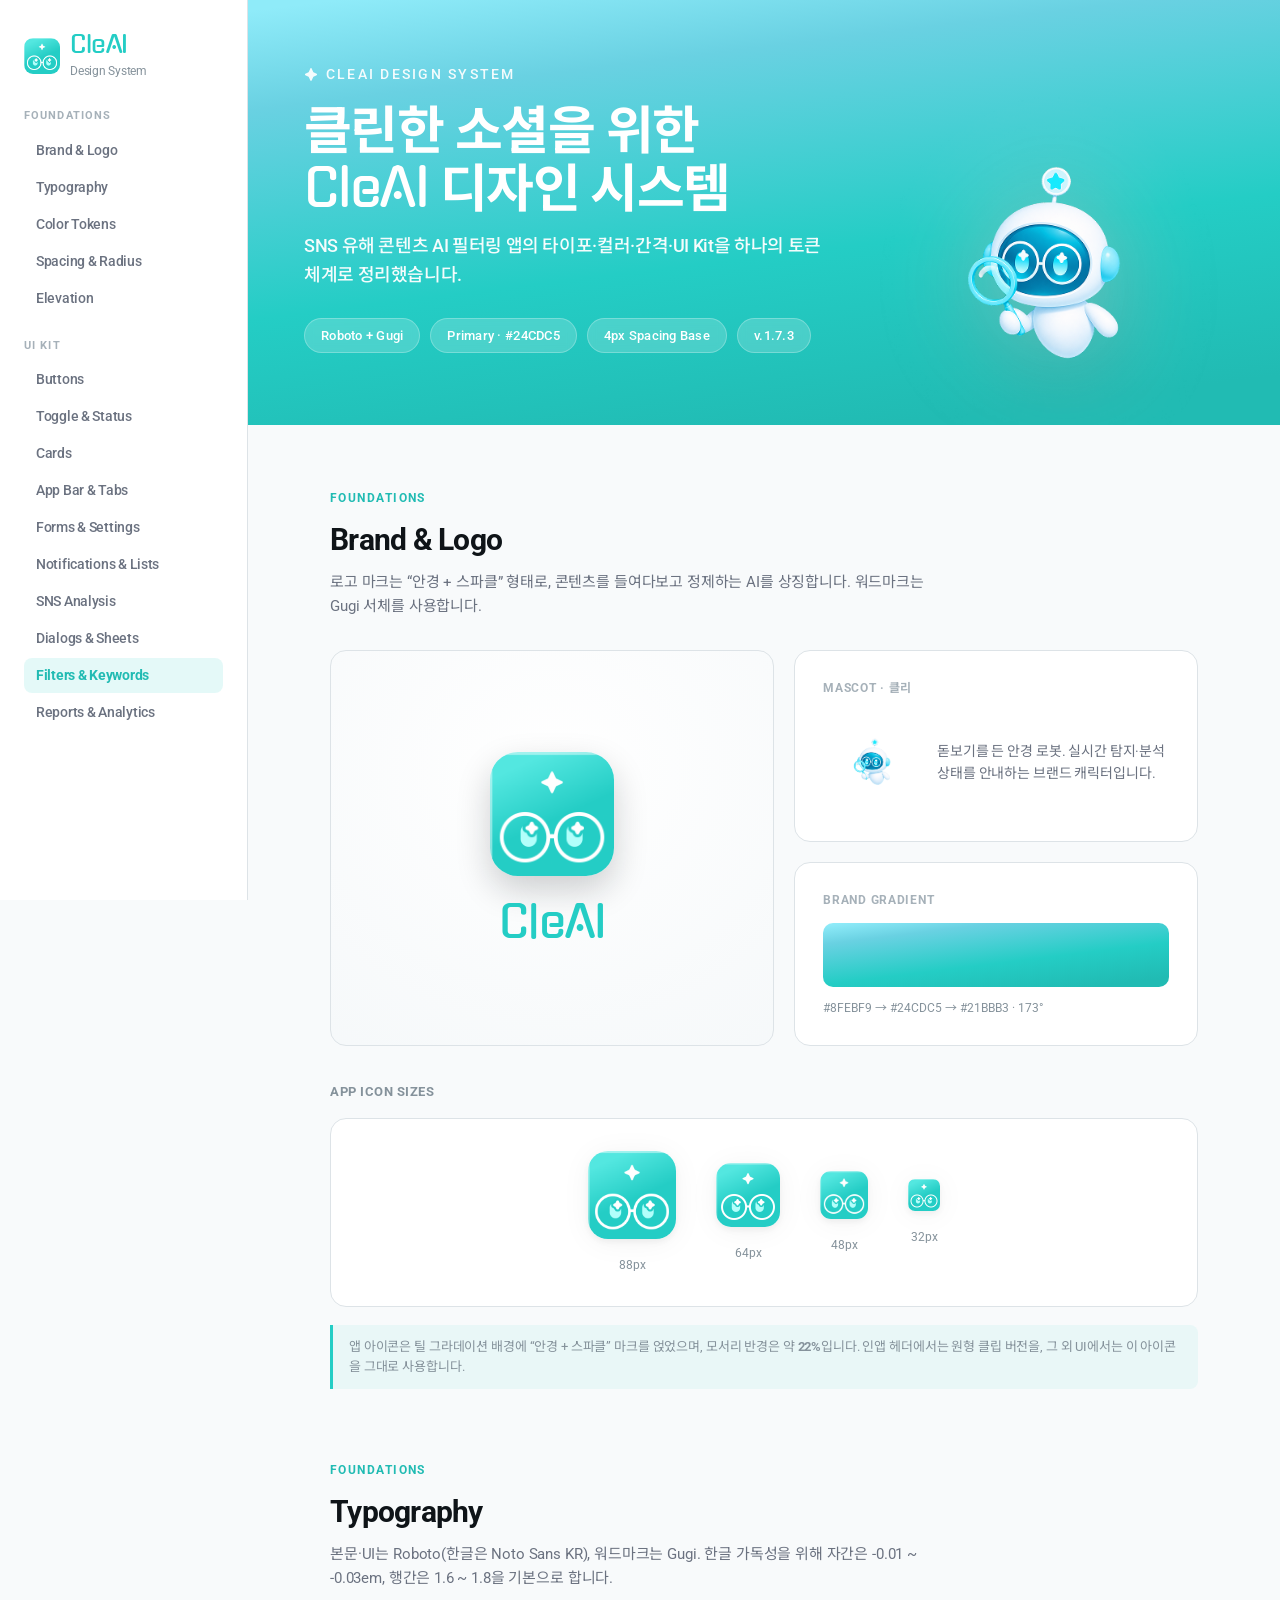
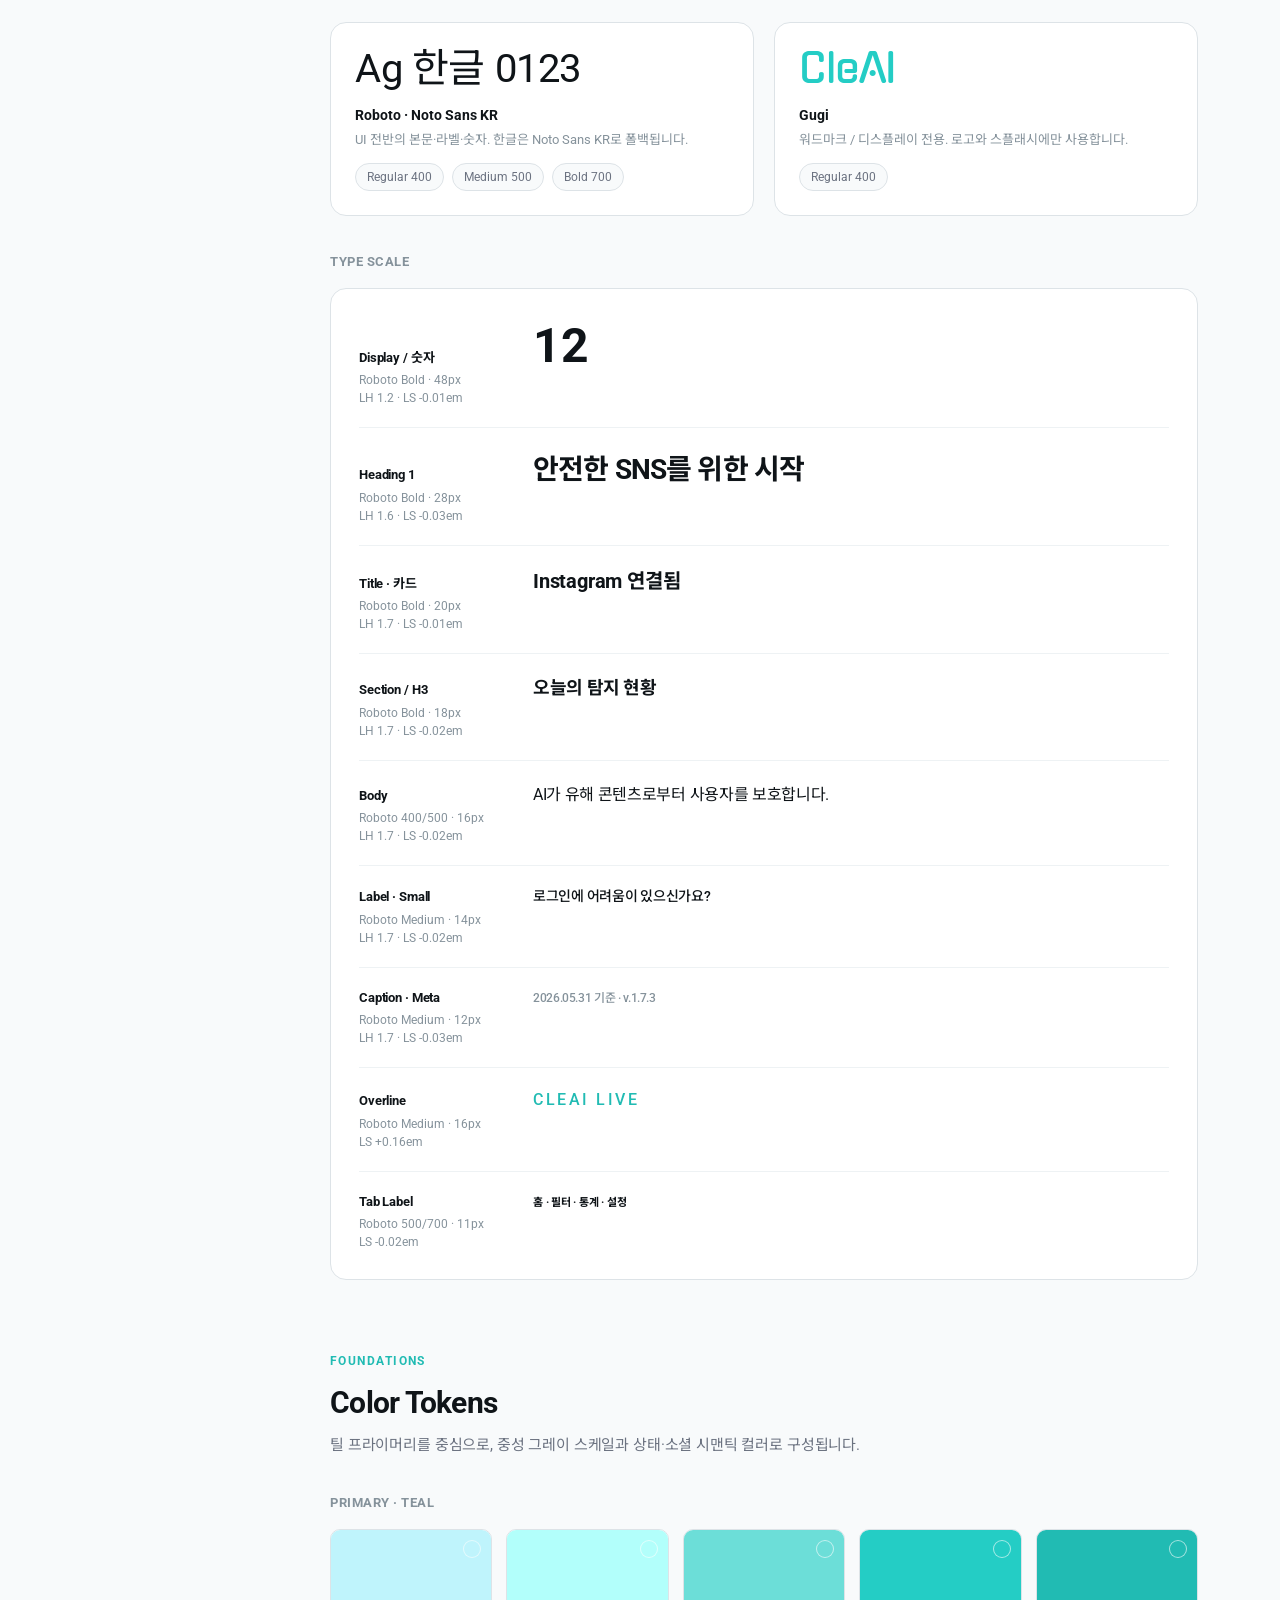
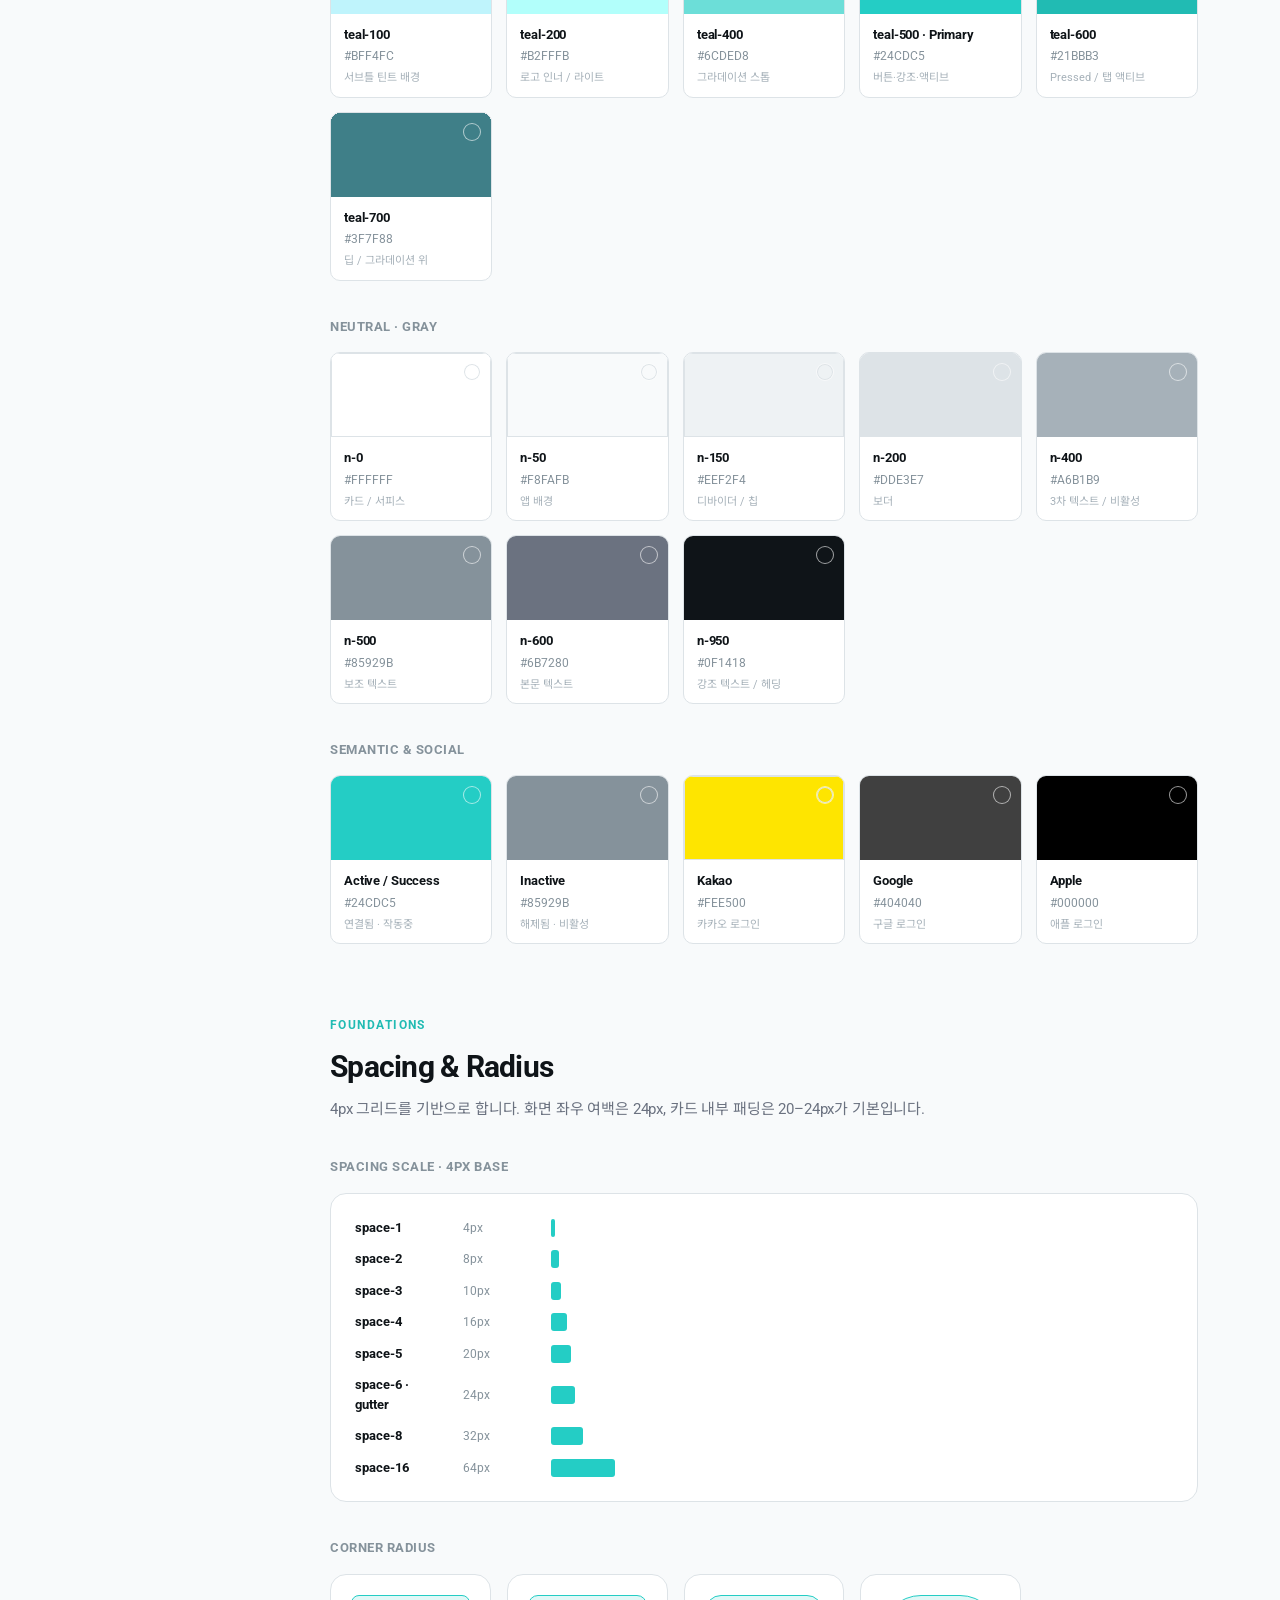
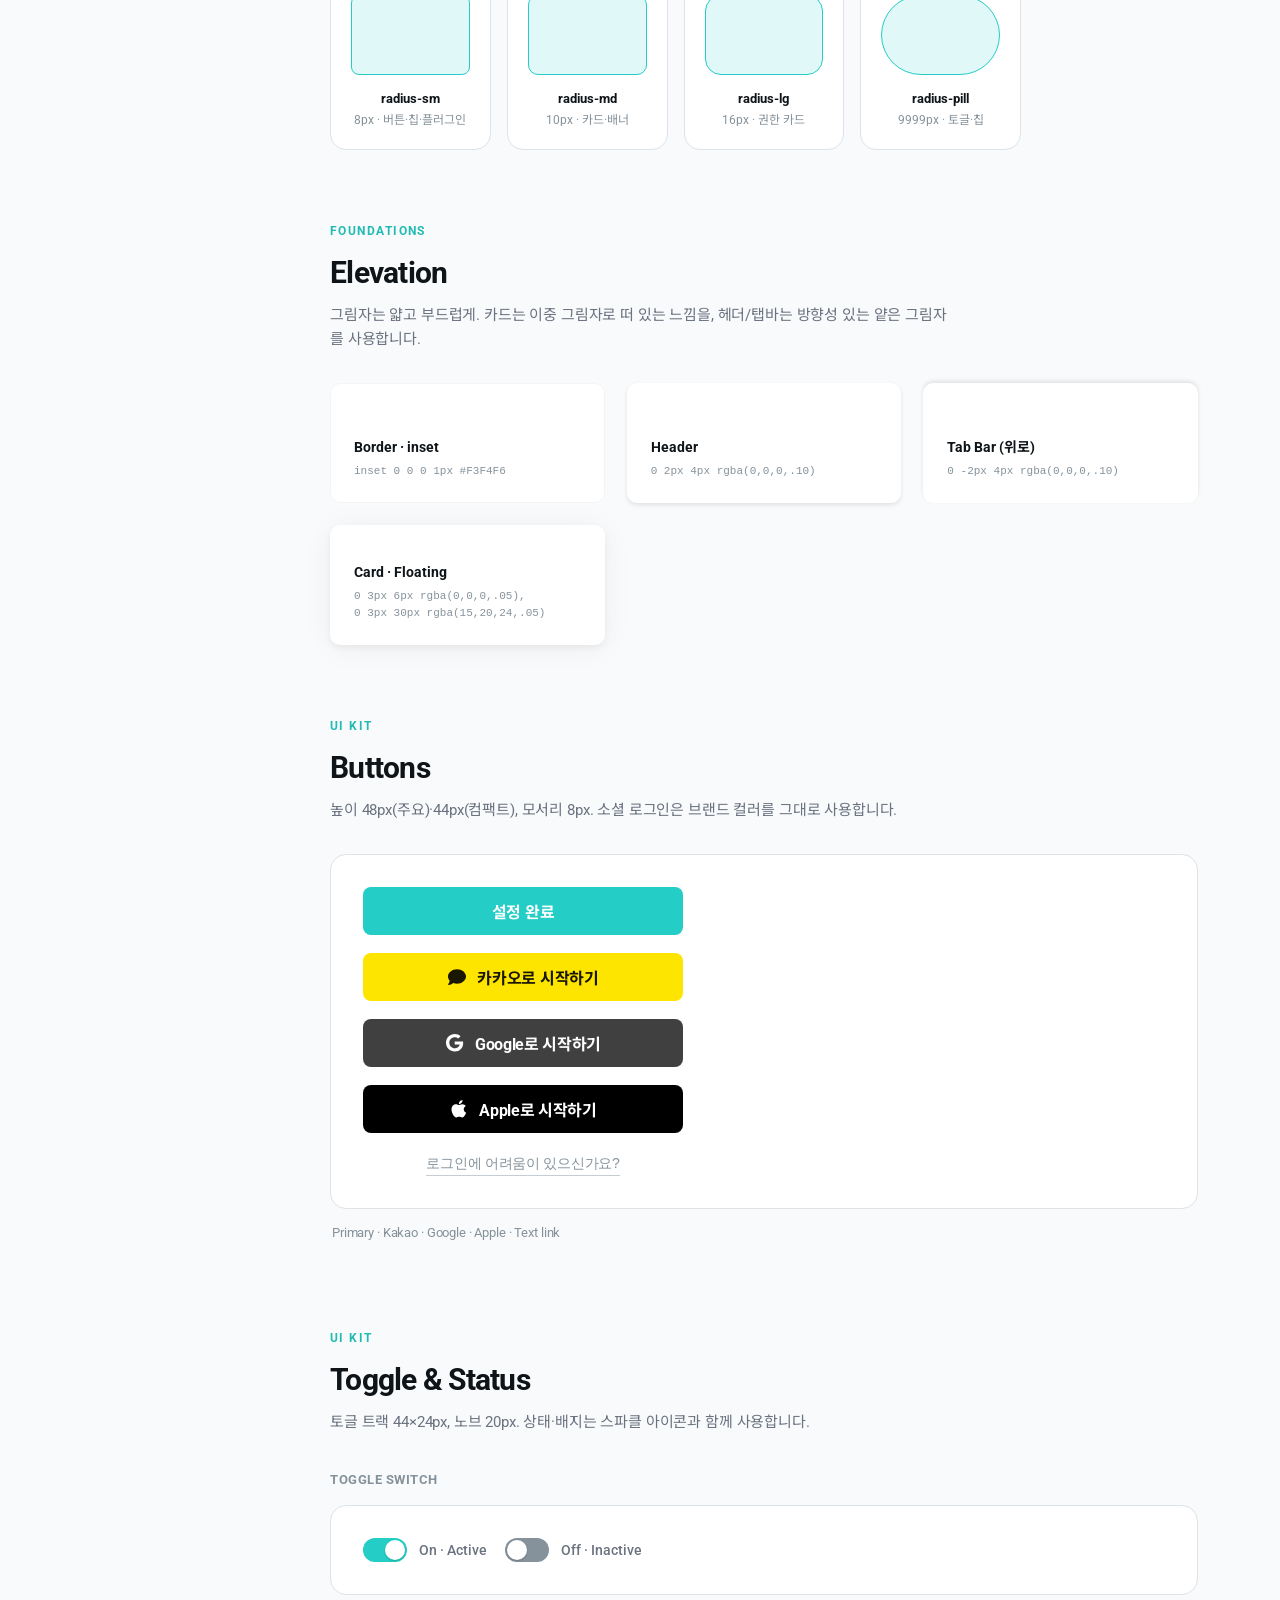
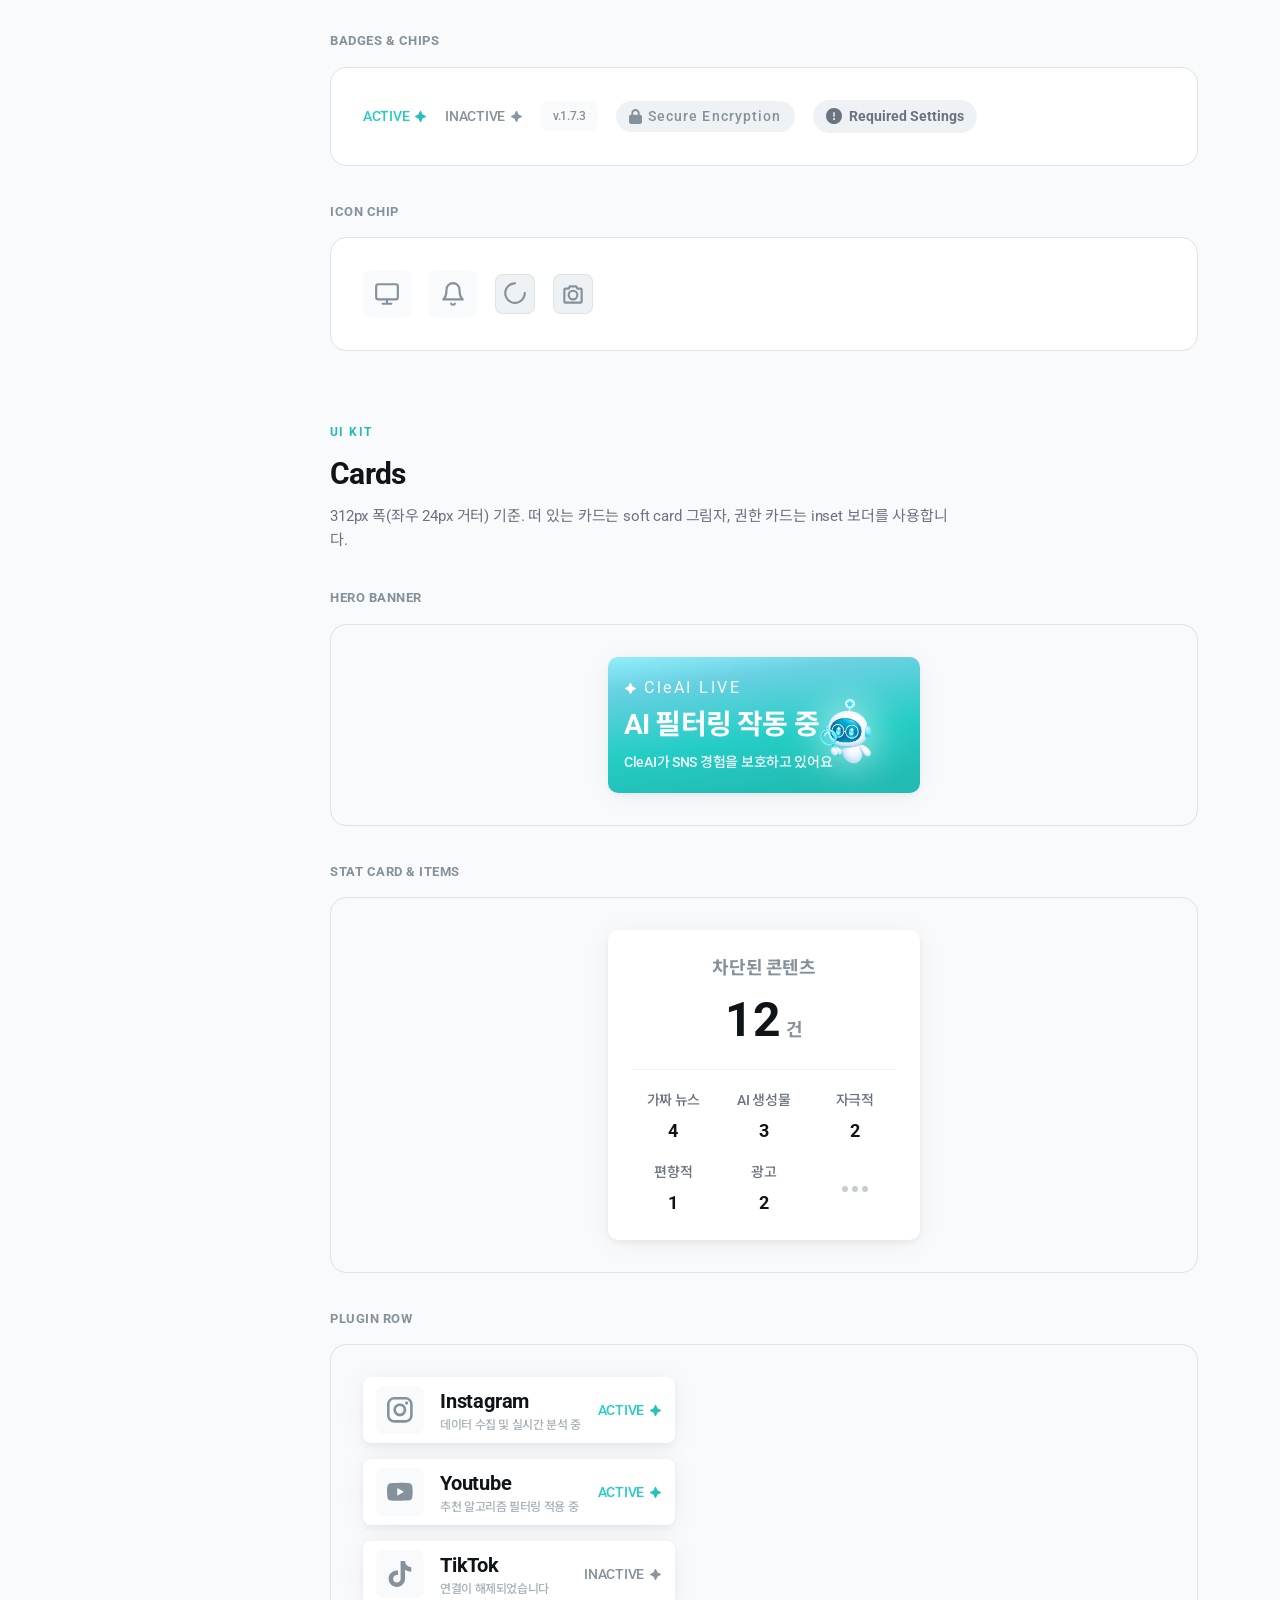
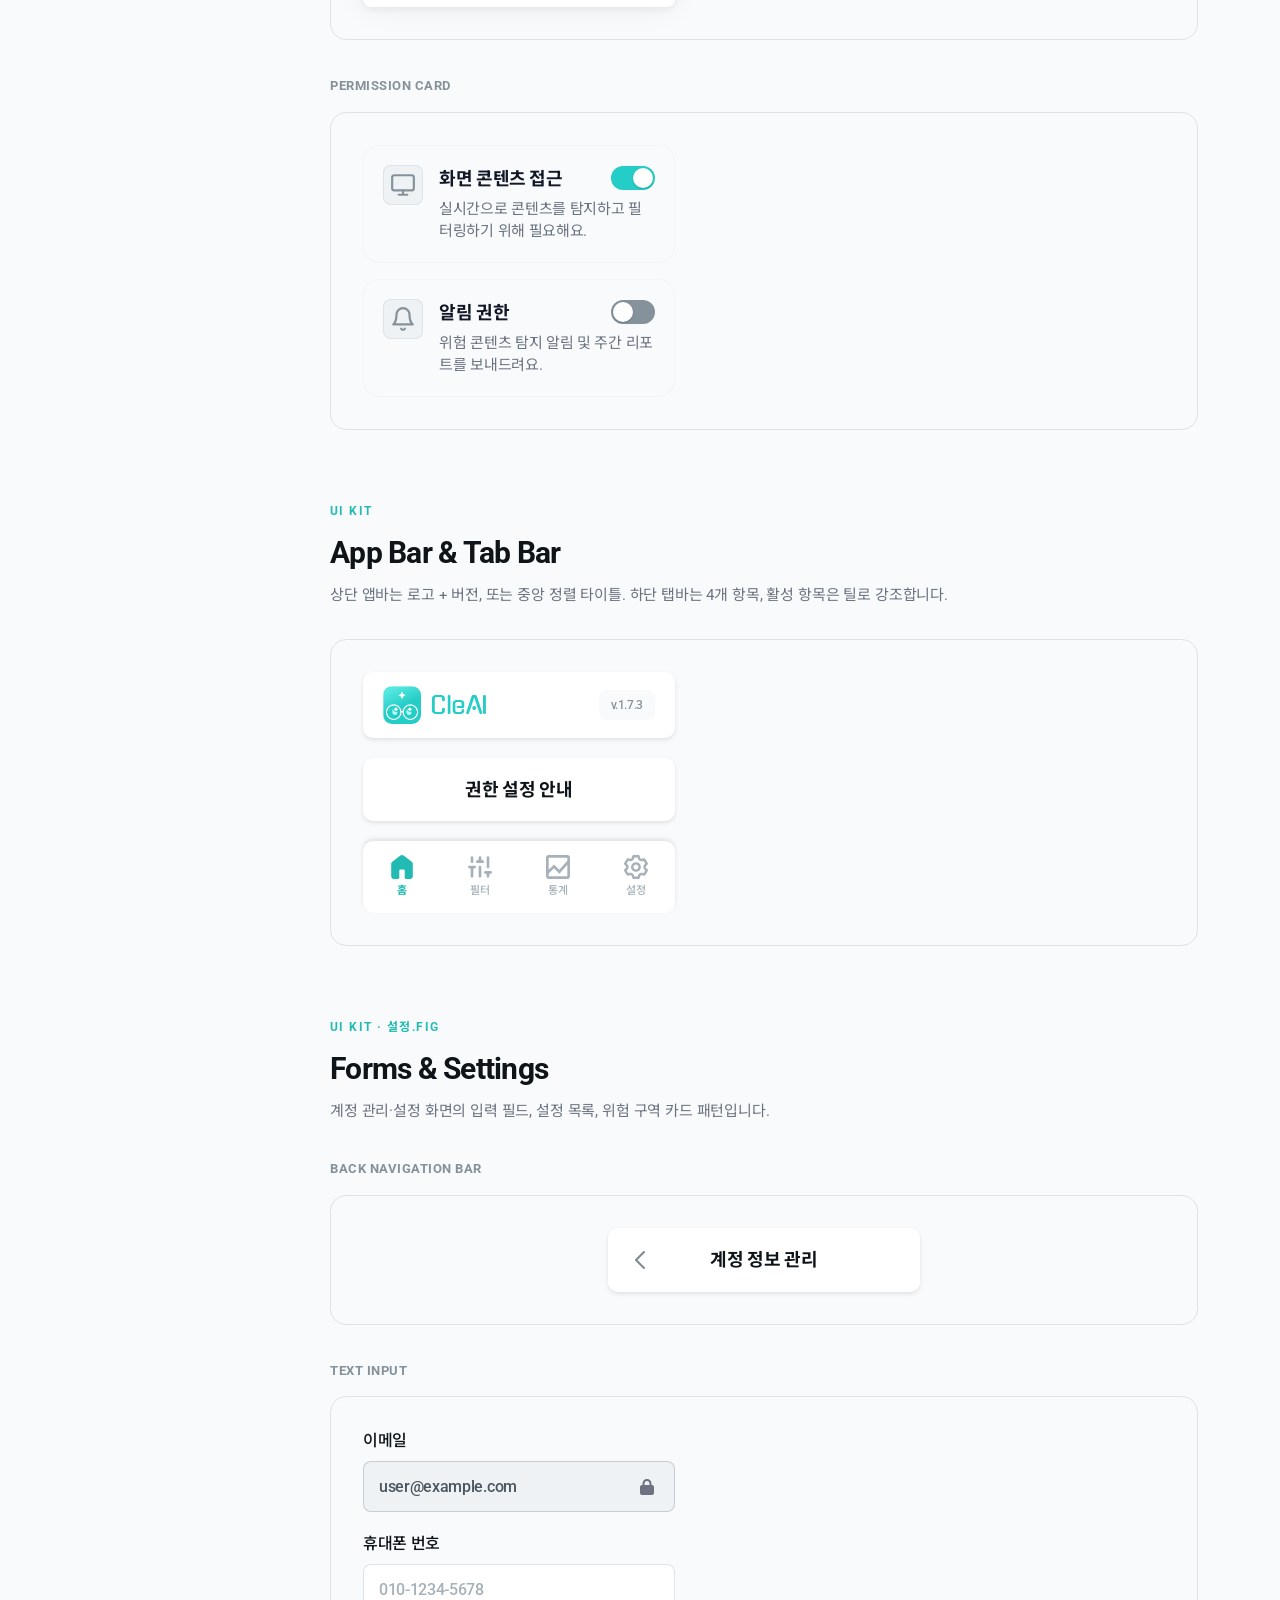
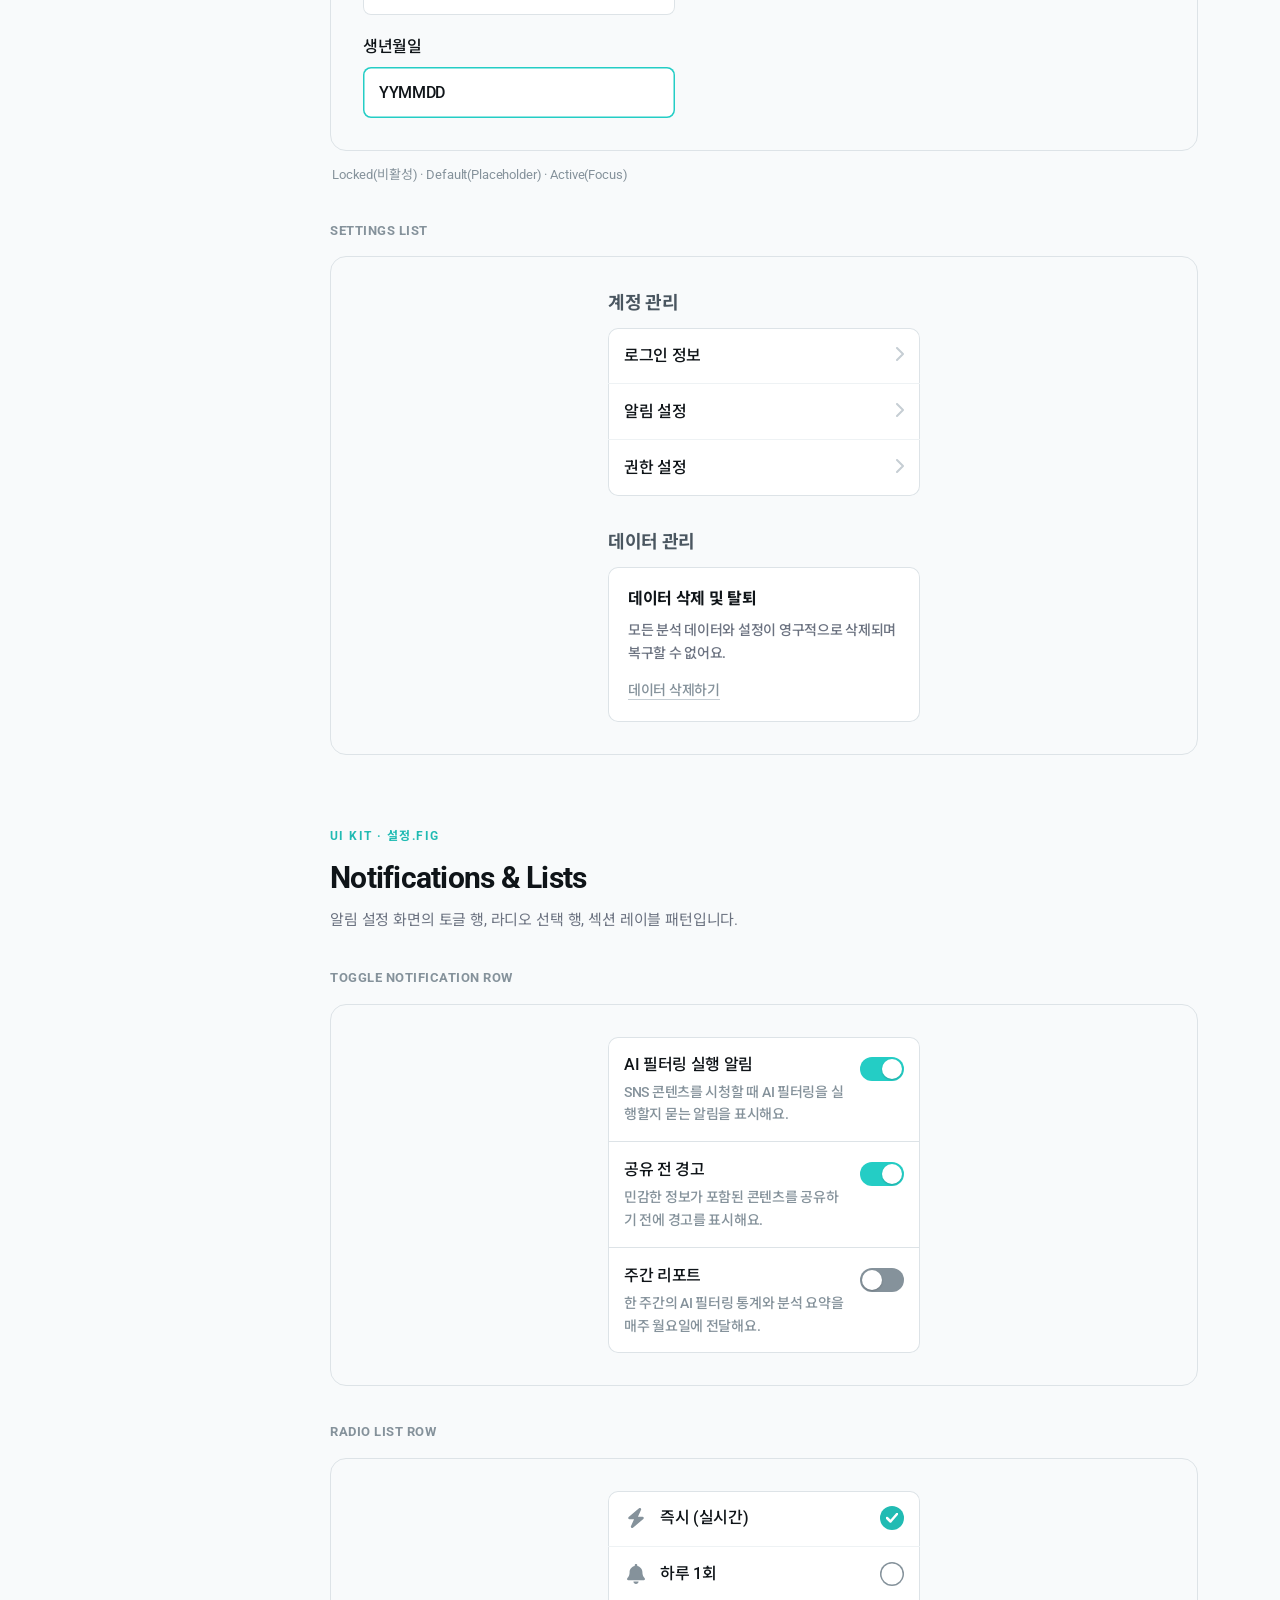
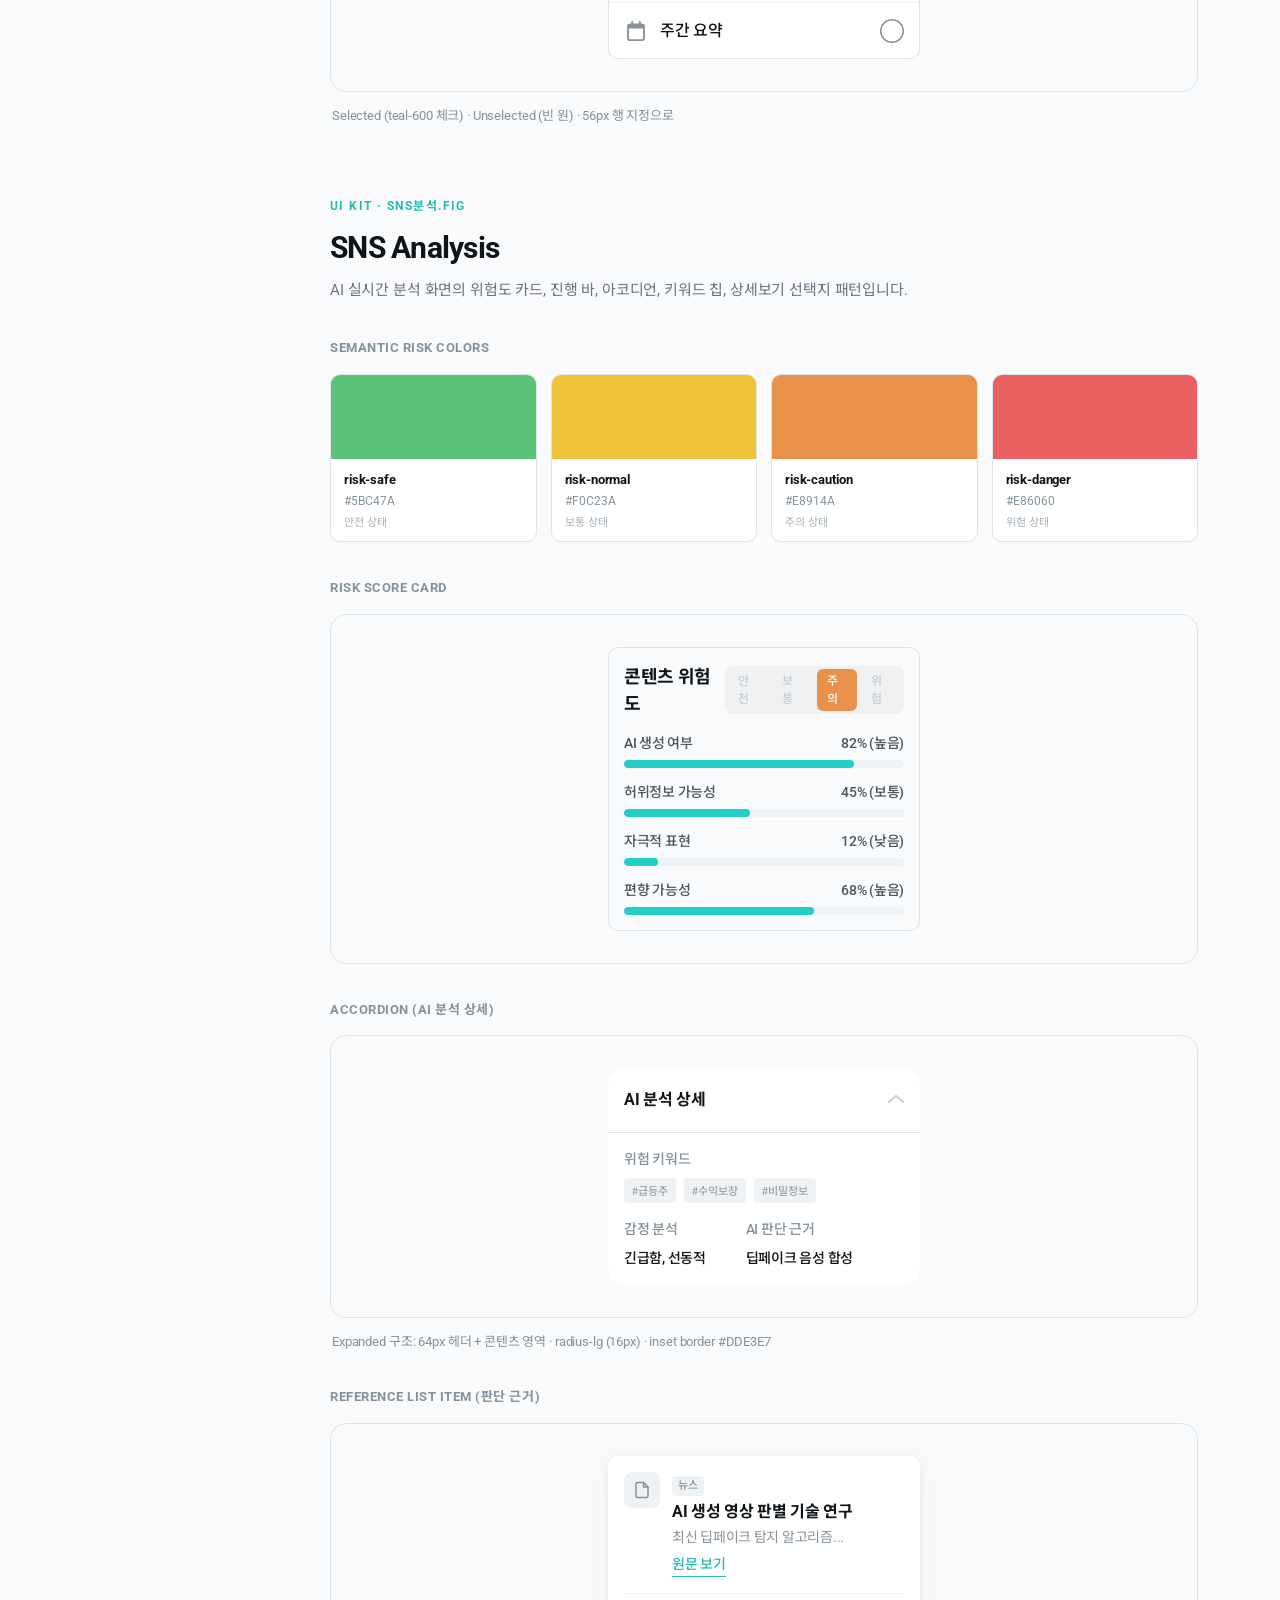
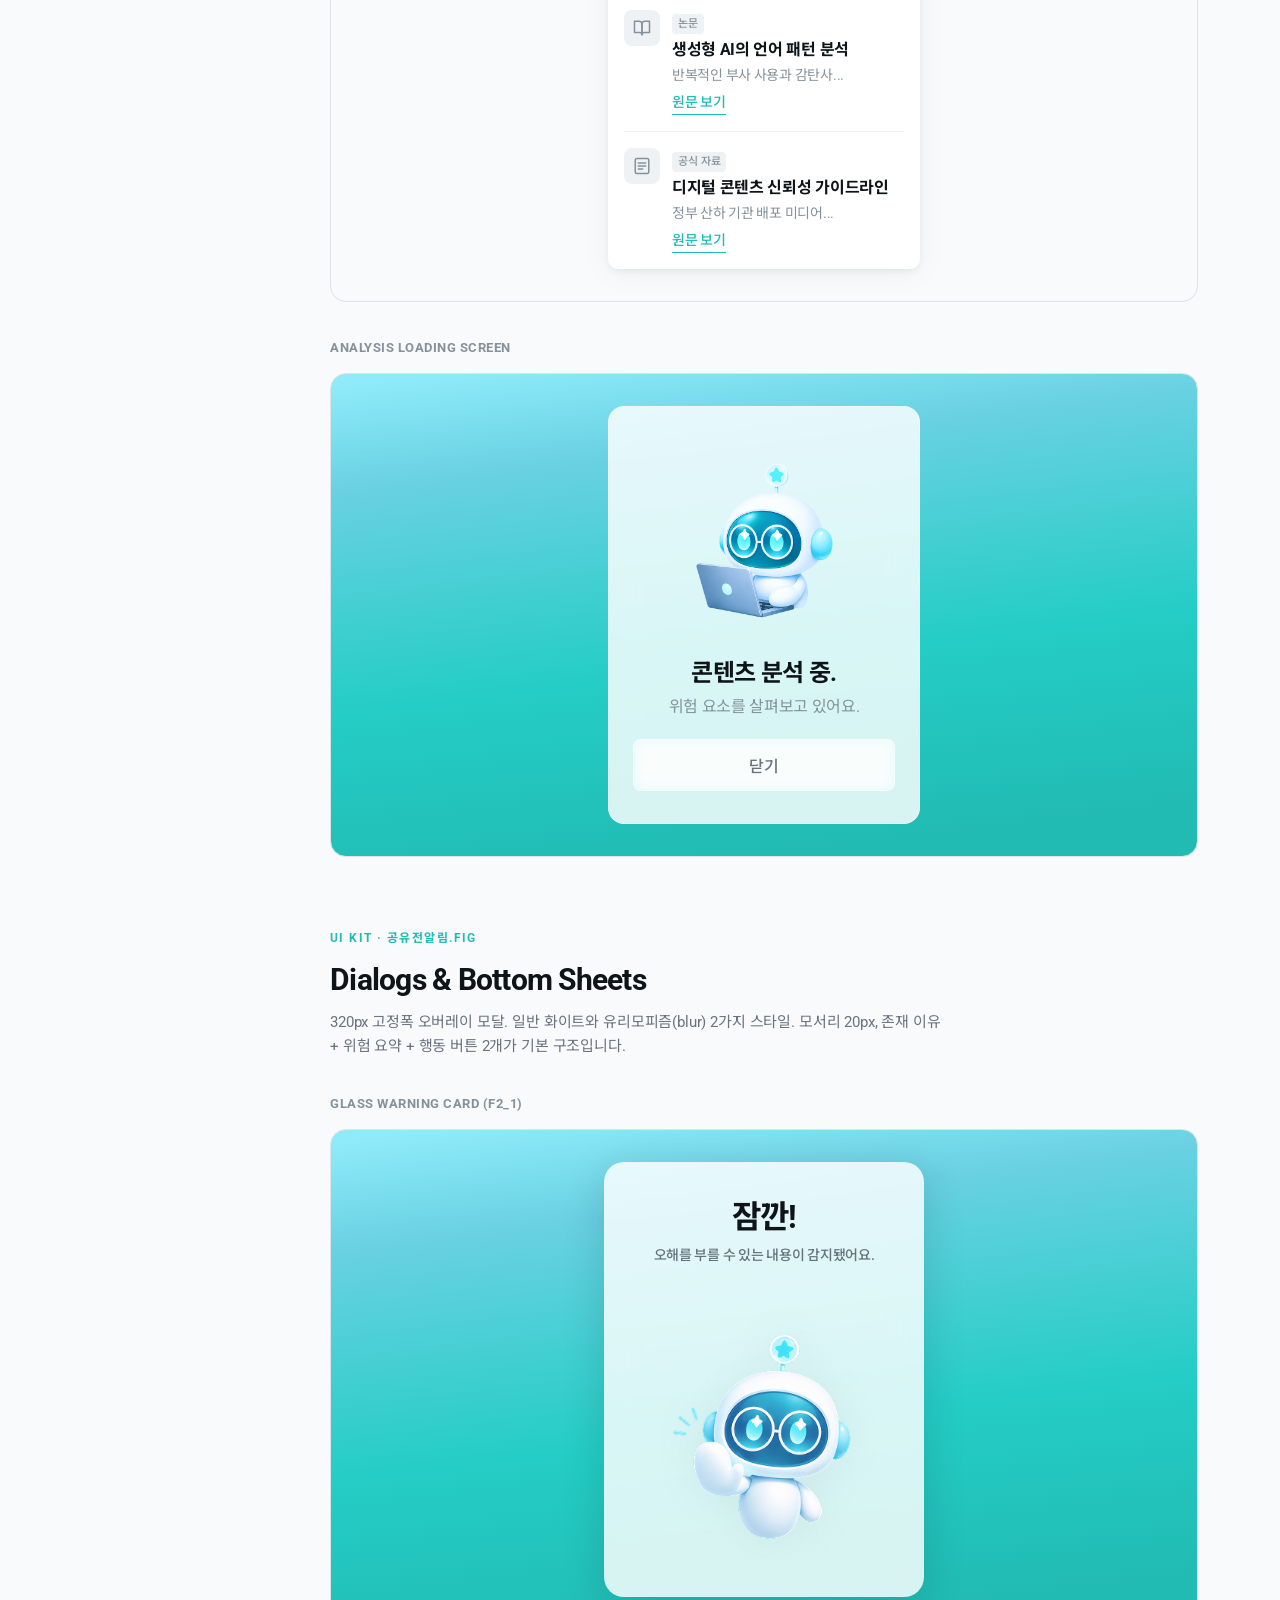
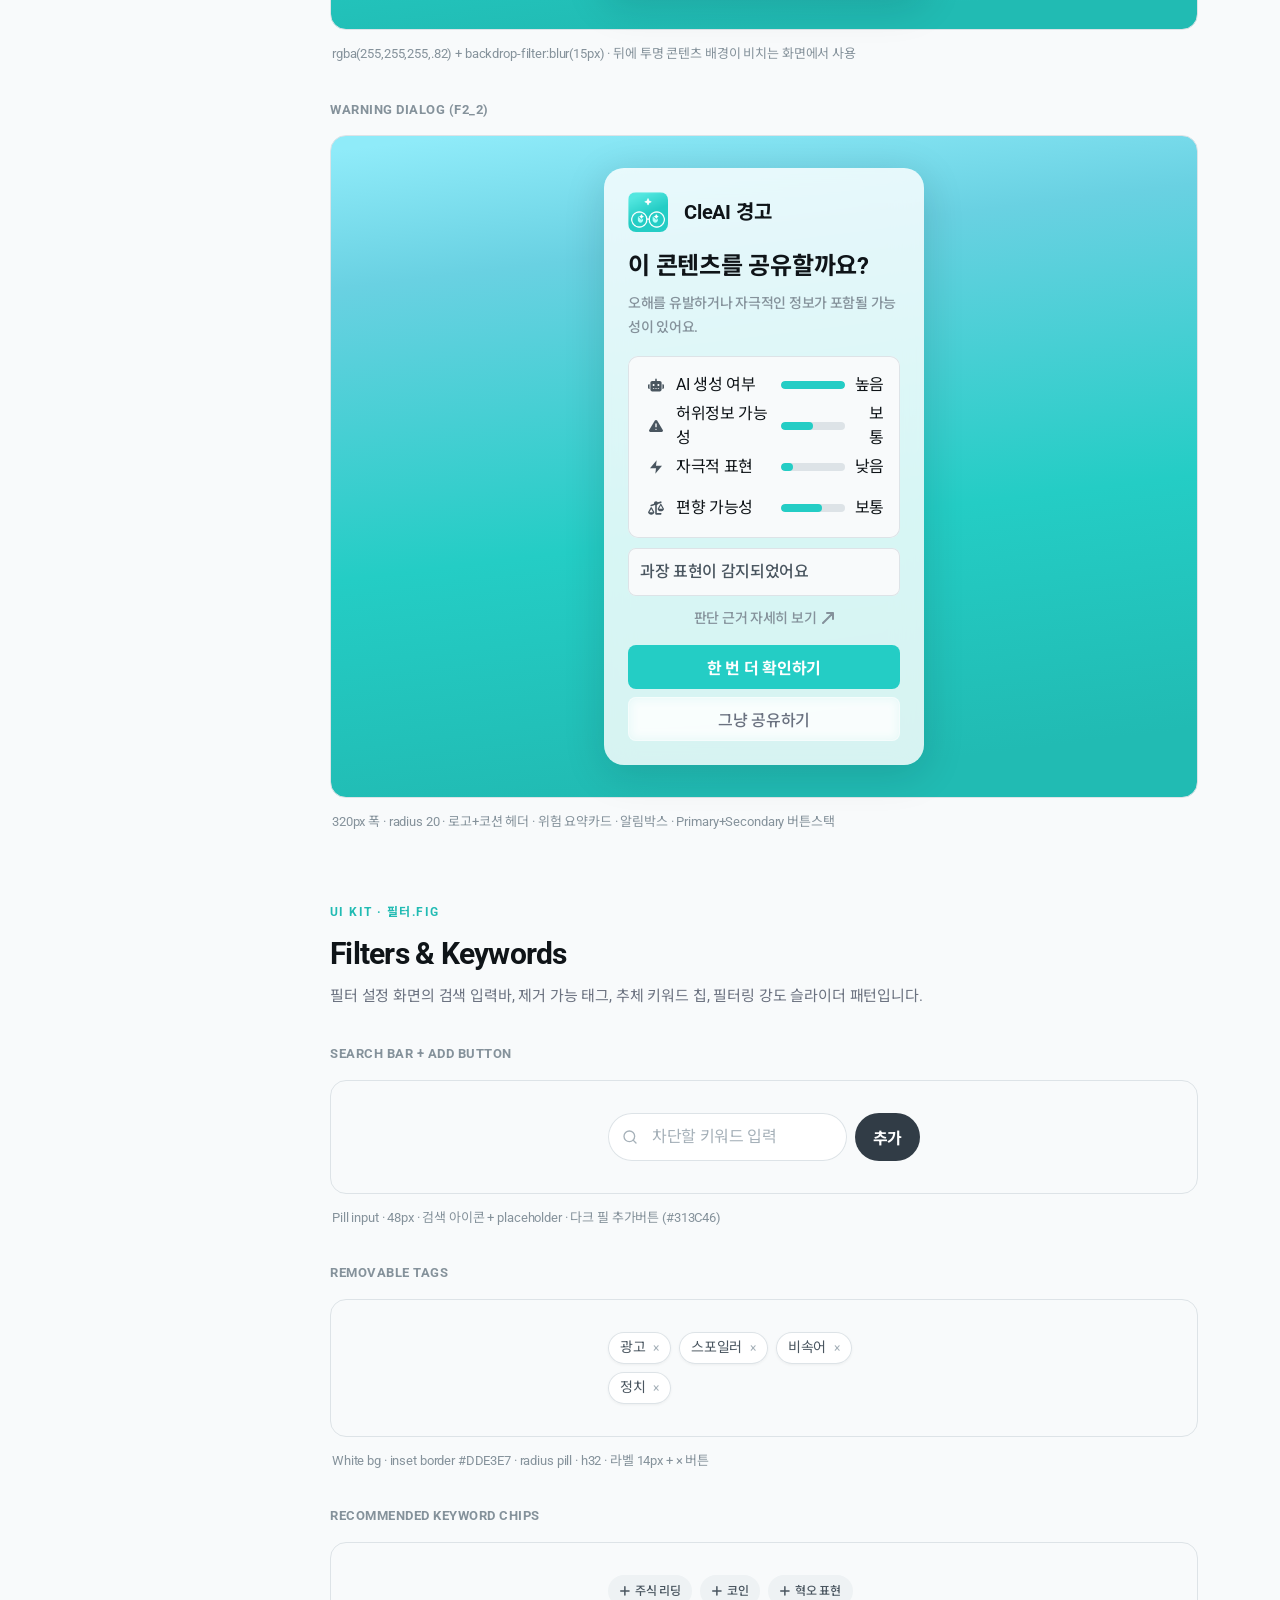
<file: CleAI Design System.html>
<!DOCTYPE html>
<html lang="ko">
<head>
<meta charset="UTF-8" />
<meta name="viewport" content="width=device-width, initial-scale=1.0" />
<title>CleAI · Design System</title>
<link rel="preconnect" href="https://fonts.googleapis.com" />
<link rel="preconnect" href="https://fonts.gstatic.com" crossorigin />
<link href="https://fonts.googleapis.com/css2?family=Gugi&family=Roboto:wght@400;500;700&family=Noto+Sans+KR:wght@400;500;700&display=swap" rel="stylesheet" />
<style>
/* ============================================================
   CleAI Design System — Design Tokens
   ============================================================ */
:root{
  /* — Brand / Primary (Teal) — */
  --teal-100:#BFF4FC;  /* subtle tint bg     */
  --teal-200:#B2FFFB;  /* light / logo inner */
  --teal-300:#8FEBF9;  /* gradient stop      */
  --teal-400:#6CDED8;  /* gradient stop      */
  --teal-500:#24CDC5;  /* PRIMARY            */
  --teal-600:#21BBB3;  /* pressed / nav-active*/
  --teal-700:#3F7F88;  /* deep / on-gradient */
  --brand-gradient:linear-gradient(169deg,#BFF4FC -8%,#24CDC5 45%,#6CDED8 100%);
  --hero-gradient:linear-gradient(173deg,#8FEBF9 2%,#69D1E2 20%,#24CDC5 58%,#21BBB3 91%);

  /* — Neutrals — */
  --n-0:#FFFFFF;
  --n-25:#F9FAFB;
  --n-50:#F8FAFB;   /* app background     */
  --n-100:#F3F4F6;  /* hairline border    */
  --n-150:#EEF2F4;  /* surface / divider  */
  --n-200:#DDE3E7;  /* border             */
  --n-300:#C6CED4;  /* border strong      */
  --n-400:#A6B1B9;  /* tertiary text      */
  --n-500:#85929B;  /* secondary text     */
  --n-600:#6B7280;  /* body text          */
  --n-700:#4A5660;  /* icon               */
  --n-900:#111827;  /* heading alt        */
  --n-950:#0F1418;  /* text strong        */

  /* — Semantic — */
  --success:#24CDC5;
  --inactive:#85929B;
  --kakao:#FEE500;  --kakao-ink:#191700;
  --google:#404040;
  --apple:#000000;

  /* — Radius — */
  --r-sm:8px; --r-md:10px; --r-lg:16px; --r-pill:9999px;

  /* — Elevation — */
  --sh-card:0 3px 6px rgba(0,0,0,.05), 0 3px 30px rgba(15,20,24,.05);
  --sh-header:0 2px 4px rgba(0,0,0,.10);
  --sh-nav:0 -2px 4px rgba(0,0,0,.10);
  --bd-inset:inset 0 0 0 1px var(--n-200);
  --bd-inset-soft:inset 0 0 0 1px var(--n-100);

  --chart-line:#0EB0C1; --chart-fill:#D4F7FD; /* 리포트 차트 */
  --n-800:#313C46; /* 다크 버튼 (filter 추가 등) */
  /* — Risk semantic — */
  --risk-safe:#5BC47A; --risk-normal:#F0C23A; --risk-caution:#E8914A; --risk-danger:#E86060;

  --font-sans:'Roboto','Noto Sans KR',-apple-system,BlinkMacSystemFont,'Segoe UI',sans-serif;
  --font-display:'Gugi','Noto Sans KR',sans-serif;
}

*{box-sizing:border-box;margin:0;padding:0}
html{scroll-behavior:smooth;scroll-padding-top:32px}
body{
  font-family:var(--font-sans);
  background:var(--n-50);
  color:var(--n-950);
  -webkit-font-smoothing:antialiased;
  line-height:1.5;
}

/* ---------- Layout shell ---------- */
.shell{display:grid;grid-template-columns:248px 1fr;min-height:100vh}
.sidebar{
  position:sticky;top:0;align-self:start;height:100vh;
  border-right:1px solid var(--n-200);
  background:var(--n-0);
  padding:32px 24px;
  display:flex;flex-direction:column;gap:28px;
  overflow-y:auto;
}
.side-brand{display:flex;align-items:center;gap:10px}
.side-brand .wordmark{font-family:var(--font-display);font-size:24px;color:var(--teal-500);letter-spacing:-.02em;line-height:1}
.side-meta{font-size:12px;color:var(--n-500);letter-spacing:-.02em;margin-top:2px}
.nav-group-label{font-size:11px;font-weight:700;letter-spacing:.10em;text-transform:uppercase;color:var(--n-400);margin:0 0 8px}
.nav a{
  display:block;font-size:14px;font-weight:500;color:var(--n-600);
  text-decoration:none;padding:7px 12px;border-radius:var(--r-sm);
  letter-spacing:-.02em;transition:background .15s,color .15s;
}
.nav a:hover{background:var(--n-50);color:var(--n-950)}
.nav a.active{background:rgba(36,205,197,.12);color:var(--teal-600);font-weight:700}
.nav ul{list-style:none;display:flex;flex-direction:column;gap:2px}
.nav-group + .nav-group{margin-top:22px}

.main{padding:0;min-width:0}
.wrap{max-width:980px;margin:0 auto;padding:0 56px}

/* ---------- Cover ---------- */
.cover{
  background:var(--hero-gradient);
  color:#fff;padding:64px 56px 72px;position:relative;overflow:hidden;
}
.cover-inner{max-width:980px;margin:0 auto;position:relative;z-index:2}
.cover .eyebrow{font-size:14px;font-weight:500;letter-spacing:.16em;text-transform:uppercase;opacity:.92;display:flex;align-items:center;gap:8px}
.cover h1{font-size:52px;font-weight:700;letter-spacing:-.03em;line-height:1.1;margin:18px 0 14px}
.cover h1 .gugi{font-family:var(--font-display);font-weight:400}
.cover p{font-size:18px;font-weight:500;letter-spacing:-.02em;max-width:520px;line-height:1.6;opacity:.95}
.cover-meta{display:flex;gap:10px;margin-top:28px;flex-wrap:wrap}
.cover-chip{background:rgba(255,255,255,.18);backdrop-filter:blur(4px);border:1px solid rgba(255,255,255,.25);border-radius:var(--r-pill);padding:7px 16px;font-size:13px;font-weight:500;letter-spacing:.02em}
.cover-mascot{position:absolute;right:40px;bottom:-50px;width:400px;z-index:1;filter:drop-shadow(0 12px 40px rgba(15,20,24,.18));pointer-events:none}
.cover-mascot img{width:100%;display:block}

/* ---------- Sections ---------- */
section{padding:64px 0 8px}
.sec-head{margin-bottom:32px}
.sec-kicker{font-size:12px;font-weight:700;letter-spacing:.12em;text-transform:uppercase;color:var(--teal-600);margin-bottom:10px}
.sec-head h2{font-size:30px;font-weight:700;letter-spacing:-.025em;color:var(--n-950)}
.sec-head p{font-size:15px;color:var(--n-600);letter-spacing:-.01em;margin-top:8px;max-width:620px;line-height:1.6}
.sub-head{font-size:13px;font-weight:700;letter-spacing:.04em;text-transform:uppercase;color:var(--n-500);margin:36px 0 16px}

/* ---------- Logo mark (recreated) ---------- */
.logo-mark{position:relative;display:grid;place-items:center;background:var(--teal-500);flex:none}
.logo-mark .sparkle{position:absolute;color:#fff}
.logo-mark .glasses{display:flex;align-items:center}
.logo-mark .lens{background:#fff;border-radius:50%}
.logo-mark .bridge{background:#fff;align-self:center}
/* sizing handled per-instance below */

/* ---------- Brand panels ---------- */
.brand-grid{display:grid;grid-template-columns:1.1fr 1fr;gap:20px}
.panel{background:var(--n-0);border:1px solid var(--n-200);border-radius:var(--r-lg);padding:28px;display:flex;flex-direction:column;gap:8px}
.panel .panel-label{font-size:12px;font-weight:700;letter-spacing:.06em;text-transform:uppercase;color:var(--n-400)}
.panel-logo-showcase{background:radial-gradient(120% 120% at 50% 30%,#FFFFFF 0%,#F2F6F8 100%);border:1px solid var(--n-200);align-items:center;justify-content:center;min-height:240px;gap:24px}
.panel-logo-showcase .wm{font-family:var(--font-display);font-size:44px;color:var(--teal-500);letter-spacing:-.02em;line-height:1}
.swatch-mono{display:flex;gap:0;border-radius:var(--r-md);overflow:hidden;border:1px solid var(--n-200)}
.swatch-mono div{flex:1;height:64px}

/* ---------- Typography specimens ---------- */
.type-row{display:grid;grid-template-columns:150px 1fr;gap:24px;align-items:baseline;padding:20px 0;border-bottom:1px solid var(--n-150)}
.type-row:last-child{border-bottom:none}
.type-meta .tk{font-size:13px;font-weight:700;color:var(--n-950);letter-spacing:-.01em}
.type-meta .ts{font-size:12px;color:var(--n-500);margin-top:4px;font-variant-numeric:tabular-nums;line-height:1.5}
.type-sample{color:var(--n-950);min-width:0}
.font-card{display:flex;gap:20px;flex-wrap:wrap}
.font-card .fc{flex:1;min-width:220px;background:var(--n-0);border:1px solid var(--n-200);border-radius:var(--r-lg);padding:24px}
.fc .fc-big{font-size:40px;line-height:1.1;color:var(--n-950);letter-spacing:-.01em}
.fc .fc-big.gugi{font-family:var(--font-display);color:var(--teal-500)}
.fc .fc-name{font-size:14px;font-weight:700;margin-top:14px}
.fc .fc-desc{font-size:13px;color:var(--n-500);margin-top:4px;line-height:1.5}
.fc .fc-weights{display:flex;gap:8px;margin-top:14px;flex-wrap:wrap}
.fc-weights span{font-size:12px;color:var(--n-600);background:var(--n-50);border:1px solid var(--n-200);border-radius:var(--r-pill);padding:4px 11px}

/* ---------- Color tokens ---------- */
.color-scale{display:grid;grid-template-columns:repeat(auto-fill,minmax(150px,1fr));gap:14px}
.color-card{border:1px solid var(--n-200);border-radius:var(--r-md);overflow:hidden;background:var(--n-0)}
.color-chip{height:84px;display:flex;align-items:flex-end;padding:10px;position:relative}
.color-chip .dot{position:absolute;top:10px;right:10px;width:18px;height:18px;border-radius:50%;border:1.5px solid rgba(255,255,255,.6)}
.color-info{padding:11px 13px}
.color-info .cn{font-size:13px;font-weight:700;color:var(--n-950);letter-spacing:-.01em}
.color-info .ch{font-size:12px;color:var(--n-500);font-variant-numeric:tabular-nums;margin-top:3px;text-transform:uppercase}
.color-info .cu{font-size:11px;color:var(--n-400);margin-top:5px;line-height:1.4}
.ring{box-shadow:inset 0 0 0 1px var(--n-200)}

/* ---------- Spacing ---------- */
.space-list{display:flex;flex-direction:column;gap:12px;background:var(--n-0);border:1px solid var(--n-200);border-radius:var(--r-lg);padding:24px}
.space-row{display:grid;grid-template-columns:90px 70px 1fr;gap:18px;align-items:center}
.space-row .sk{font-size:13px;font-weight:700;color:var(--n-950)}
.space-row .sv{font-size:12px;color:var(--n-500);font-variant-numeric:tabular-nums}
.space-bar{height:18px;background:var(--teal-500);border-radius:3px}

.radius-grid{display:grid;grid-template-columns:repeat(auto-fill,minmax(150px,1fr));gap:16px}
.radius-card{background:var(--n-0);border:1px solid var(--n-200);border-radius:var(--r-lg);padding:20px;text-align:center}
.radius-demo{height:80px;background:rgba(36,205,197,.14);border:1.5px solid var(--teal-500);margin-bottom:14px}
.radius-card .rk{font-size:13px;font-weight:700}
.radius-card .rv{font-size:12px;color:var(--n-500);margin-top:3px}

/* ---------- Elevation ---------- */
.elev-grid{display:grid;grid-template-columns:repeat(auto-fill,minmax(220px,1fr));gap:22px}
.elev-card{background:var(--n-0);border-radius:var(--r-md);padding:24px;min-height:120px;display:flex;flex-direction:column;justify-content:flex-end}
.elev-card .ek{font-size:14px;font-weight:700}
.elev-card .ev{font-size:11px;color:var(--n-500);margin-top:5px;font-family:ui-monospace,SFMono-Regular,Menlo,monospace;line-height:1.5}

/* ---------- Component lab ---------- */
.comp-block{margin-bottom:14px}
.comp-stage{
  background:var(--n-0);border:1px solid var(--n-200);border-radius:var(--r-lg);
  padding:32px;display:flex;flex-wrap:wrap;gap:18px;align-items:center;
}
.comp-stage.col{flex-direction:column;align-items:stretch}
.comp-stage.center{justify-content:center}
.comp-stage.tint{background:var(--n-50)}
.comp-caption{font-size:13px;color:var(--n-500);margin:14px 2px 0;letter-spacing:-.01em}

/* — Buttons — */
.btn{font-family:var(--font-sans);font-size:16px;font-weight:500;letter-spacing:-.02em;border:none;border-radius:var(--r-sm);height:48px;padding:0 24px;display:inline-flex;align-items:center;justify-content:center;gap:10px;cursor:pointer;transition:filter .15s,transform .05s;width:100%;max-width:320px}
.btn:active{transform:translateY(1px)}
.btn-primary{background:var(--teal-500);color:#fff;font-weight:700}
.btn-primary:hover{filter:brightness(.96)}
.btn-kakao{background:var(--kakao);color:var(--kakao-ink);font-weight:700}
.btn-google{background:var(--google);color:#fff;font-weight:700}
.btn-apple{background:var(--apple);color:#fff;font-weight:700}
.btn .bi{width:20px;height:20px;display:grid;place-items:center;font-size:15px;font-weight:700}
.btn-link{background:none;border:none;color:var(--n-500);font-size:14px;font-weight:500;border-bottom:1px solid var(--n-300);padding:0 0 2px;border-radius:0;height:auto;width:auto;cursor:pointer;letter-spacing:-.02em}

/* — Toggle — */
.tgl{width:44px;height:24px;border-radius:var(--r-pill);position:relative;cursor:pointer;flex:none;transition:background .2s}
.tgl::after{content:"";position:absolute;top:2px;width:20px;height:20px;border-radius:50%;background:#fff;transition:left .2s;box-shadow:0 1px 2px rgba(0,0,0,.18)}
.tgl.on{background:var(--teal-500)}
.tgl.on::after{left:22px}
.tgl.off{background:var(--inactive)}
.tgl.off::after{left:2px}

/* — Icon chip — */
.icon-chip{width:48px;height:48px;border-radius:var(--r-sm);background:var(--n-50);display:grid;place-items:center;flex:none;color:var(--n-500)}
.icon-chip.sm{width:40px;height:40px;background:var(--n-150);box-shadow:var(--bd-inset)}
.icon-chip svg{width:26px;height:26px}

/* — Badge / chip — */
.badge{display:inline-flex;align-items:center;gap:5px;font-size:14px;font-weight:500;letter-spacing:-.02em}
.badge.active{color:var(--teal-500)}
.badge.inactive{color:var(--n-500)}
.badge .spk{width:13px;height:13px}
.chip-version{background:var(--n-50);border-radius:var(--r-sm);padding:6px 12px;font-size:12px;font-weight:500;color:var(--n-500);letter-spacing:-.03em}
.chip-pill{display:inline-flex;align-items:center;gap:6px;background:var(--n-150);border-radius:var(--r-pill);padding:5px 13px;font-size:14px;font-weight:500;color:var(--n-500);letter-spacing:.08em}
.chip-required{display:inline-flex;align-items:center;gap:7px;background:var(--n-150);border-radius:var(--r-pill);padding:6px 13px;font-size:14px;font-weight:700;color:var(--n-600)}
.chip-required .ri{width:18px;height:18px;border-radius:50%;background:var(--n-500);color:#fff;display:grid;place-items:center;font-size:11px;font-style:italic;font-weight:700}

/* — Cards — */
.card-mock{width:312px;max-width:100%}
.stat-card{background:var(--n-0);border-radius:var(--r-md);box-shadow:var(--sh-card);padding:24px;text-align:center}
.stat-card .sc-title{font-size:18px;font-weight:700;color:var(--n-500);letter-spacing:-.02em}
.stat-card .sc-num{font-size:48px;font-weight:700;color:var(--n-950);letter-spacing:-.01em;line-height:1.2;margin-top:10px}
.stat-card .sc-num small{font-size:18px;color:var(--n-500);font-weight:700;margin-left:6px}
.stat-card hr{border:none;border-top:1px solid var(--n-150);margin:20px 0}
.stat-grid{display:grid;grid-template-columns:repeat(3,1fr);gap:18px 8px}
.stat-item{text-align:center}
.stat-item .si-l{font-size:14px;font-weight:500;color:var(--n-600);letter-spacing:-.02em}
.stat-item .si-v{font-size:18px;font-weight:700;color:var(--n-950);margin-top:6px}

.plugin-row{background:var(--n-0);border-radius:var(--r-sm);box-shadow:var(--sh-card);padding:9px 13px;display:flex;align-items:center;gap:16px}
.plugin-row .pr-txt{flex:1;min-width:0}
.plugin-row .pr-name{font-size:20px;font-weight:700;color:var(--n-950);letter-spacing:-.01em;line-height:1.4}
.plugin-row .pr-sub{font-size:12px;font-weight:500;color:var(--n-400);letter-spacing:-.03em;margin-top:1px}

.perm-card{background:var(--n-25);border-radius:var(--r-lg);box-shadow:var(--bd-inset-soft);padding:20px;display:flex;gap:16px}
.perm-card .pc-body{flex:1}
.perm-card .pc-top{display:flex;justify-content:space-between;align-items:center;gap:12px}
.perm-card .pc-title{font-size:18px;font-weight:700;color:var(--n-900);letter-spacing:-.02em}
.perm-card .pc-desc{font-size:15px;color:var(--n-600);letter-spacing:-.02em;margin-top:6px;line-height:1.5}

.banner{background:var(--hero-gradient);border-radius:var(--r-md);box-shadow:var(--sh-card);padding:19px 16px;color:#fff;position:relative;overflow:hidden;min-height:136px;display:flex;flex-direction:column;justify-content:center}
.banner .bn-eye{font-size:16px;letter-spacing:.16em;color:var(--n-50);display:flex;align-items:center;gap:7px}
.banner .bn-eye .spk{width:13px;height:13px}
.banner .bn-title{font-size:28px;font-weight:700;letter-spacing:-.03em;margin:4px 0 6px}
.banner .bn-sub{font-size:14px;font-weight:500;letter-spacing:-.02em;opacity:.95}
.banner .bn-mascot{position:absolute;right:8px;bottom:-10px;width:135px;filter:drop-shadow(0 0 24px rgba(255,255,255,.4))}

/* — App bar — */
.appbar{background:var(--n-0);box-shadow:var(--sh-header);border-radius:var(--r-md);padding:14px 20px;display:flex;align-items:center;justify-content:space-between;width:312px;max-width:100%}
.appbar .ab-brand{display:flex;align-items:center;gap:9px}
.appbar .ab-wm{font-family:var(--font-display);font-size:24px;color:var(--teal-500);letter-spacing:-.02em;line-height:1}
.appbar-title{background:var(--n-0);box-shadow:var(--sh-header);border-radius:var(--r-md);padding:18px 20px;text-align:center;width:312px;max-width:100%;font-size:18px;font-weight:700;color:var(--n-950);letter-spacing:-.02em}

/* — Tab bar — */
.tabbar{background:var(--n-0);box-shadow:var(--sh-nav);border-radius:var(--r-md);display:flex;width:312px;max-width:100%;overflow:hidden}
.tab{flex:1;display:flex;flex-direction:column;align-items:center;gap:4px;padding:14px 0;cursor:pointer}
.tab svg{width:24px;height:24px}
.tab .tl{font-size:11px;letter-spacing:-.02em}
.tab.active{color:var(--teal-600)}
.tab.active .tl{font-weight:700}
.tab:not(.active){color:var(--n-400)}
.tab:not(.active) .tl{font-weight:500}

/* misc */
.note{font-size:13px;color:var(--n-500);letter-spacing:-.01em;background:rgba(36,205,197,.07);border-left:3px solid var(--teal-500);border-radius:0 var(--r-sm) var(--r-sm) 0;padding:12px 16px;margin-top:18px;line-height:1.55}
.footer{padding:56px 0 80px;color:var(--n-400);font-size:13px;border-top:1px solid var(--n-200);margin-top:64px}

/* — Forms & Settings — */
.form-group{display:flex;flex-direction:column;gap:8px;width:312px;max-width:100%}
.form-label{font-size:16px;font-weight:500;letter-spacing:-.02em;color:var(--n-950)}
.form-input{position:relative;border-radius:var(--r-sm);height:51px;padding:0 16px;display:flex;align-items:center;justify-content:space-between;font-size:16px;font-weight:500;letter-spacing:-.02em;box-sizing:border-box}
.form-input.default{background:var(--n-0);box-shadow:inset 0 0 0 1px var(--n-200);color:var(--n-400)}
.form-input.locked{background:var(--n-150);box-shadow:inset 0 0 0 1px var(--n-300);color:var(--n-700)}
.form-input.active{background:var(--n-0);box-shadow:inset 0 0 0 1.5px var(--teal-500);color:var(--n-950)}
.form-input .fi-icon{color:var(--n-600);flex:none;width:24px;height:24px;display:grid;place-items:center}

.settings-card{background:var(--n-0);border-radius:var(--r-md);box-shadow:inset 0 0 0 1px var(--n-200);overflow:hidden;width:312px;max-width:100%}
.settings-row{display:flex;align-items:center;justify-content:space-between;padding:0 16px;height:56px;border-bottom:1px solid var(--n-150);font-size:16px;font-weight:500;color:var(--n-950);letter-spacing:-.02em}
.settings-row:last-child{border-bottom:none}
.settings-row .sr-chev{color:var(--n-300);flex:none}
.sec-group-label{font-size:18px;font-weight:700;letter-spacing:-.02em;color:var(--n-700);margin-bottom:12px}

.danger-card{background:var(--n-0);border-radius:var(--r-md);box-shadow:inset 0 0 0 1px var(--n-200);padding:20px;width:312px;max-width:100%}
.danger-card .dc-title{font-size:16px;font-weight:700;color:var(--n-950);letter-spacing:-.02em}
.danger-card .dc-body{font-size:14px;font-weight:500;color:var(--n-600);letter-spacing:-.02em;margin-top:8px;line-height:1.6}
.danger-card .dc-link{font-size:14px;font-weight:500;color:var(--n-500);border-bottom:1px solid var(--n-300);padding-bottom:1px;cursor:pointer;letter-spacing:-.02em}

/* — Notification rows — */
.notif-row{width:100%;border-bottom:1px solid var(--n-200);padding:16px;display:flex;align-items:flex-start;gap:12px;box-sizing:border-box}
.notif-row:last-child{border-bottom:none}
.notif-row .nr-body{flex:1;min-width:0}
.notif-row .nr-title{font-size:16px;font-weight:500;color:var(--n-950);letter-spacing:-.02em}
.notif-row .nr-desc{font-size:14px;font-weight:500;color:var(--n-500);letter-spacing:-.02em;margin-top:4px;line-height:1.6}

.radio-row{width:100%;border-bottom:1px solid var(--n-150);padding:0 16px;height:56px;display:flex;align-items:center;justify-content:space-between;gap:12px;box-sizing:border-box}
.radio-row:last-child{border-bottom:none}
.radio-row .rr-left{display:flex;align-items:center;gap:12px}
.radio-row .rr-icon{color:var(--n-500);width:24px;height:24px;display:grid;place-items:center;flex:none}
.radio-row .rr-label{font-size:16px;font-weight:500;color:var(--n-950);letter-spacing:-.02em}
.radio-btn{width:24px;height:24px;border-radius:50%;flex:none;display:grid;place-items:center}
.radio-btn.selected{background:var(--teal-600)}
.radio-btn.unselected{background:transparent;box-shadow:inset 0 0 0 1.5px var(--n-500)}

.back-navbar{background:var(--n-0);box-shadow:var(--sh-header);border-radius:var(--r-md);height:64px;width:312px;max-width:100%;display:flex;align-items:center;justify-content:center;position:relative;padding:0 52px}
.back-navbar .bn-back{position:absolute;left:12px;width:40px;height:40px;display:grid;place-items:center;color:var(--n-700);opacity:.7}
.back-navbar .bn-title{font-size:18px;font-weight:700;color:var(--n-950);letter-spacing:-.02em;text-align:center}

/* — SNS 분석 컴포넌트 — */
.risk-card{background:var(--n-50);border-radius:var(--r-md);box-shadow:inset 0 0 0 1px var(--n-200);padding:16px;width:312px;max-width:100%}
.risk-card .rc-head{display:flex;justify-content:space-between;align-items:center;margin-bottom:16px}
.risk-card .rc-title{font-size:18px;font-weight:700;color:var(--n-950);letter-spacing:-.02em}
.risk-tabs{display:flex;gap:4px;border-radius:var(--r-sm);background:rgba(0,0,0,.04);padding:3px}
.risk-tab{padding:3px 10px;border-radius:6px;font-size:12px;font-weight:500;letter-spacing:-.03em;color:var(--n-300);background:transparent;cursor:pointer}
.risk-tab.safe{background:var(--risk-safe);color:#fff}
.risk-tab.normal{background:var(--risk-normal);color:#fff}
.risk-tab.caution{background:var(--risk-caution);color:#fff}
.risk-tab.danger{background:var(--risk-danger);color:#fff}

.progress-row{width:100%;display:flex;flex-direction:column;gap:6px}
.progress-row+.progress-row{margin-top:14px}
.progress-meta{display:flex;justify-content:space-between;font-size:14px;font-weight:500;letter-spacing:-.02em;color:var(--n-700)}
.progress-track{width:100%;height:8px;border-radius:var(--r-pill);background:var(--n-150);overflow:hidden}
.progress-fill{height:100%;border-radius:var(--r-pill);background:var(--teal-500)}

.accordion{width:312px;max-width:100%;border-radius:var(--r-lg);box-shadow:inset 0 0 0 1px var(--n-200);overflow:hidden}
.accordion .ac-head{background:var(--n-0);padding:0 16px;height:64px;display:flex;align-items:center;justify-content:space-between;cursor:pointer}
.accordion .ac-title{font-size:16px;font-weight:700;color:var(--n-950);letter-spacing:-.02em}
.accordion .ac-chev{color:var(--n-300);flex:none;transition:transform .2s}
.accordion .ac-chev.open{transform:rotate(180deg)}
.accordion .ac-body{background:var(--n-0);border-top:1px solid var(--n-200);padding:16px}
.accordion .ac-label{font-size:14px;font-weight:500;color:var(--n-500);letter-spacing:-.02em;margin-bottom:8px}
.accordion .ac-value{font-size:14px;font-weight:500;color:var(--n-950);letter-spacing:-.02em}

.kw-chips{display:flex;flex-wrap:wrap;gap:8px}
.kw-chip{background:var(--n-150);border-radius:4px;padding:4px 8px;font-size:11px;color:var(--n-500);font-family:'Noto Sans KR',var(--font-sans);letter-spacing:0}

.ref-item{display:flex;gap:12px;padding:16px 0;border-bottom:1px solid var(--n-150)}
.ref-item:last-child{border-bottom:none}
.ref-item .ri-icon{width:36px;height:36px;border-radius:var(--r-sm);background:var(--n-150);display:grid;place-items:center;flex:none;color:var(--n-500)}
.ref-item .ri-body{flex:1;min-width:0}
.ref-item .ri-tag{display:inline-block;font-size:11px;font-weight:500;color:var(--n-500);background:var(--n-150);border-radius:4px;padding:2px 6px;margin-bottom:5px;letter-spacing:-.01em}
.ref-item .ri-title{font-size:16px;font-weight:700;color:var(--n-950);letter-spacing:-.02em;line-height:1.4}
.ref-item .ri-desc{font-size:14px;color:var(--n-500);margin-top:3px;letter-spacing:-.02em;white-space:nowrap;overflow:hidden;text-overflow:ellipsis}
.ref-item .ri-link{font-size:14px;font-weight:500;color:var(--teal-600);border-bottom:1px solid var(--teal-600);padding-bottom:1px;display:inline-block;margin-top:6px;letter-spacing:-.02em}

.loading-screen{background:rgba(255,255,255,.82);backdrop-filter:blur(15px);-webkit-backdrop-filter:blur(15px);border-radius:var(--r-lg);border:1px solid rgba(255,255,255,.4);padding:48px 24px 32px;text-align:center;width:312px;max-width:100%;display:flex;flex-direction:column;align-items:center;gap:20px}
.loading-screen .ls-mascot{width:160px}
.loading-screen .ls-title{font-size:24px;font-weight:700;color:var(--n-950);letter-spacing:-.025em}
.loading-screen .ls-desc{font-size:16px;color:var(--n-500);margin-top:4px;letter-spacing:-.02em}
.loading-screen .ls-btn{width:100%;height:52px;border-radius:var(--r-sm);background:rgba(255,255,255,.22);border:1px solid rgba(255,255,255,.45);backdrop-filter:blur(6px);-webkit-backdrop-filter:blur(6px);font-size:16px;font-weight:500;color:var(--n-600);cursor:pointer;letter-spacing:-.02em;font-family:var(--font-sans);transition:background .15s}
.loading-screen .ls-btn:hover{background:rgba(255,255,255,.35)}

/* — Dialog & Bottom Sheet — */
.dialog{width:320px;max-width:100%;border-radius:20px;background:var(--n-0);overflow:hidden}
.dialog.glass{background:rgba(255,255,255,.82);backdrop-filter:blur(15px);-webkit-backdrop-filter:blur(15px)}
.dialog-handle{width:36px;height:4px;border-radius:var(--r-pill);background:var(--n-200);margin:16px auto 8px}
.dialog-header{display:flex;align-items:center;gap:16px;padding:24px 24px 0}
.dialog-warn-title{font-size:32px;font-weight:700;letter-spacing:-.03em;color:var(--n-950);line-height:1.2;padding:0 24px;margin-top:8px}
.dialog-title{font-size:24px;font-weight:700;letter-spacing:-.01em;color:var(--n-950);padding:16px 24px 0}
.dialog-desc{font-size:14px;font-weight:500;letter-spacing:-.02em;color:var(--n-500);padding:8px 24px 0;line-height:1.7}
.dialog-body{padding:16px 24px 0}

.risk-mini-row{display:flex;align-items:center;justify-content:space-between;height:27px}
.risk-mini-row+.risk-mini-row{margin-top:14px}
.risk-mini-left{display:flex;align-items:center;gap:8px;font-size:16px;letter-spacing:-.02em;color:var(--n-950)}
.risk-mini-left .rml-icon{color:var(--n-700);flex:none;width:24px;height:24px;display:grid;place-items:center}
.risk-mini-right{display:flex;align-items:center;gap:10px}
.risk-mini-bar{width:64px;height:8px;border-radius:var(--r-pill);background:var(--n-200);overflow:hidden;flex:none}
.risk-mini-bar span{display:block;height:100%;border-radius:var(--r-pill);background:var(--teal-500)}
.risk-mini-level{font-size:16px;letter-spacing:-.02em;color:var(--n-950);min-width:28px;text-align:right}

.alert-box{background:var(--n-50);border-radius:var(--r-sm);box-shadow:inset 0 0 0 1px var(--n-200);padding:12px;font-size:16px;font-weight:500;color:var(--n-700);letter-spacing:-.02em}
.alert-box-link{display:flex;align-items:center;justify-content:center;gap:6px;padding:12px 0 0;font-size:14px;font-weight:500;color:var(--n-500);letter-spacing:-.02em}

.btn-secondary{font-family:var(--font-sans);font-size:16px;font-weight:500;letter-spacing:-.02em;border:none;border-radius:var(--r-sm);height:44px;background:var(--n-150);color:var(--n-700);cursor:pointer;width:100%;transition:filter .15s}
.btn-secondary:hover{filter:brightness(.96)}
.btn-group{display:flex;flex-direction:column;gap:8px;padding:16px 24px 24px}

/* — Filter 컴포넌트 — */
.search-row{display:flex;gap:8px;width:312px;max-width:100%;align-items:center}
.search-input{flex:1;height:48px;border-radius:var(--r-pill);background:var(--n-0);box-shadow:inset 0 0 0 1px var(--n-200);padding:0 16px 0 44px;font-size:16px;font-weight:400;color:var(--n-950);letter-spacing:-.02em;border:none;outline:none;position:relative}
.search-wrap{flex:1;position:relative}
.search-wrap svg{position:absolute;left:14px;top:50%;transform:translateY(-50%);color:var(--n-400)}
.search-wrap input{width:100%;height:48px;border-radius:var(--r-pill);background:var(--n-0);box-shadow:inset 0 0 0 1px var(--n-200);padding:0 16px 0 44px;font-size:16px;font-weight:400;color:var(--n-950);letter-spacing:-.02em;border:none;outline:none;font-family:var(--font-sans)}
.search-wrap input::placeholder{color:var(--n-400)}
.btn-dark-pill{height:48px;border-radius:var(--r-pill);background:var(--n-800);color:#fff;font-size:16px;font-weight:700;letter-spacing:-.02em;border:none;cursor:pointer;padding:0 18px;flex:none;font-family:var(--font-sans)}

.tag-removable{display:inline-flex;align-items:center;height:32px;border-radius:var(--r-pill);background:var(--n-0);box-shadow:inset 0 0 0 1px var(--n-200),0 1px 3px rgba(15,20,24,.05);padding:0 12px;font-size:14px;color:var(--n-700);letter-spacing:-.02em;gap:8px}
.tag-removable .tr-x{color:var(--n-400);font-size:12px;cursor:pointer;line-height:1}
.tags-wrap{display:flex;flex-wrap:wrap;gap:8px}

.tag-add{display:inline-flex;align-items:center;height:32px;border-radius:var(--r-pill);background:var(--n-150);padding:0 12px;font-size:12px;font-weight:500;color:var(--n-700);letter-spacing:-.03em;gap:5px;cursor:pointer}
.tag-add svg{width:10px;height:10px;flex:none}

.strength-card{background:var(--n-0);border-radius:var(--r-sm);box-shadow:var(--sh-card);padding:24px;width:312px;max-width:100%}
.strength-card .sc-label{font-size:18px;font-weight:700;color:var(--n-950);letter-spacing:-.02em;margin-bottom:20px}
.strength-track{position:relative;height:8px;border-radius:var(--r-pill);background:var(--n-150);margin:16px 0}
.strength-fill{position:absolute;left:0;top:0;height:100%;width:50%;border-radius:var(--r-pill);background:var(--teal-500)}
.strength-thumb{position:absolute;top:50%;transform:translate(-50%,-50%);width:28px;height:28px;border-radius:50%;background:var(--teal-500);left:50%;display:grid;place-items:center;box-shadow:0 0 0 4px rgba(36,205,197,.25)}
.strength-thumb img{width:12px;filter:brightness(0) invert(1)}
.strength-labels{display:flex;justify-content:space-between;font-size:16px;font-weight:500;letter-spacing:-.02em;color:var(--n-500)}
.strength-labels .active{font-weight:700;color:var(--n-950)}
.strength-desc{font-size:14px;color:var(--n-600);letter-spacing:-.02em;line-height:1.7;margin-top:16px}

/* — Report 컴포넌트 — */
.report-hero{background:var(--teal-500);box-shadow:0 2px 20px rgba(36,205,197,.4);border-radius:var(--r-md);padding:20px 24px 28px;width:312px;max-width:100%}
.month-selector{display:flex;align-items:center;gap:6px;justify-content:center;font-size:18px;font-weight:700;color:#fff;letter-spacing:-.02em;margin-bottom:14px}
.month-selector svg{opacity:.9}
.hero-headline{font-size:28px;font-weight:700;color:#fff;letter-spacing:-.03em;line-height:1.6}

.chart-card{background:var(--n-0);border-radius:var(--r-md);box-shadow:inset 0 0 0 1px var(--n-50);padding:24px;width:312px;max-width:100%}
.chart-card .cc-head{display:flex;justify-content:space-between;align-items:center;margin-bottom:16px}
.chart-card .cc-title{font-size:20px;font-weight:600;color:var(--n-950);letter-spacing:-.01em}
.chart-card .cc-meta{font-size:12px;font-weight:500;color:var(--n-500);letter-spacing:-.03em}
.chart-area{width:100%;height:160px}

.rank-card{width:312px;max-width:100%;height:80px;border-radius:var(--r-sm);background:var(--n-0);box-shadow:var(--sh-card);display:flex;align-items:center;padding:0 16px;gap:12px}
.rank-badge{width:40px;height:40px;border-radius:50%;background:var(--teal-600);display:grid;place-items:center;font-size:24px;font-weight:700;color:#fff;letter-spacing:-.01em;flex:none}
.rank-badge.r2{background:var(--teal-400)}
.rank-badge.r3{background:var(--teal-300)}
.rank-body{flex:1;min-width:0}
.rank-body .rb-title{font-size:18px;font-weight:700;color:var(--n-950);letter-spacing:-.02em}
.rank-body .rb-desc{font-size:14px;font-weight:500;color:var(--n-500);letter-spacing:-.02em}
.rank-count{font-size:14px;font-weight:500;color:var(--n-500);letter-spacing:-.02em;flex:none}

.platform-row{width:280px;max-width:100%;display:flex;flex-direction:column;gap:8px}
.platform-row+.platform-row{margin-top:14px}
.platform-meta{display:flex;justify-content:space-between;align-items:center}
.platform-meta .pm-left{display:flex;align-items:center;gap:10px;font-size:16px;font-weight:500;color:var(--n-700);letter-spacing:-.02em}
.platform-meta .pm-left svg{color:var(--n-700);flex:none}
.platform-meta .pm-pct{font-size:16px;font-weight:500;color:var(--n-700);letter-spacing:-.02em}

@media (max-width:860px){
  .shell{grid-template-columns:1fr}
  .sidebar{display:none}
  .wrap{padding:0 24px}
  .cover{padding:48px 24px}
  .cover-mascot{display:none}
  .brand-grid{grid-template-columns:1fr}
}
</style>
</head>
<body>
<div class="shell">
  <!-- ============ SIDEBAR ============ -->
  <aside class="sidebar">
    <div>
      <div class="side-brand">
        <img src="assets/app-icon.png" alt="CleAI" style="width:36px;height:36px;border-radius:9px;flex:none" />
        <span><span class="wordmark">CleAI</span><div class="side-meta">Design System</div></span>
      </div>
    </div>
    <nav class="nav">
      <div class="nav-group">
        <p class="nav-group-label">Foundations</p>
        <ul>
          <li><a href="#brand" class="active">Brand &amp; Logo</a></li>
          <li><a href="#type">Typography</a></li>
          <li><a href="#color">Color Tokens</a></li>
          <li><a href="#spacing">Spacing &amp; Radius</a></li>
          <li><a href="#elevation">Elevation</a></li>
        </ul>
      </div>
      <div class="nav-group">
        <p class="nav-group-label">UI Kit</p>
        <ul>
          <li><a href="#buttons">Buttons</a></li>
          <li><a href="#toggle">Toggle &amp; Status</a></li>
          <li><a href="#cards">Cards</a></li>
          <li><a href="#nav">App Bar &amp; Tabs</a></li>
          <li><a href="#forms">Forms &amp; Settings</a></li>
          <li><a href="#notifications">Notifications &amp; Lists</a></li>
          <li><a href="#analysis">SNS Analysis</a></li>
          <li><a href="#dialogs">Dialogs &amp; Sheets</a></li>
          <li><a href="#filters">Filters &amp; Keywords</a></li>
          <li><a href="#reports">Reports &amp; Analytics</a></li>
        </ul>
      </div>
    </nav>
  </aside>

  <main class="main">
    <!-- ============ COVER ============ -->
    <header class="cover">
      <div class="cover-inner">
        <div class="eyebrow"><img src="assets/sparkle.svg" style="width:14px;filter:brightness(0) invert(1)" alt="" /> CleAI Design System</div>
        <h1>클린한 소셜을 위한<br /><span class="gugi">CleAI</span> 디자인 시스템</h1>
        <p>SNS 유해 콘텐츠 AI 필터링 앱의 타이포·컬러·간격·UI Kit을 하나의 토큰 체계로 정리했습니다.</p>
        <div class="cover-meta">
          <span class="cover-chip">Roboto + Gugi</span>
          <span class="cover-chip">Primary · #24CDC5</span>
          <span class="cover-chip">4px Spacing Base</span>
          <span class="cover-chip">v.1.7.3</span>
        </div>
      </div>
      <div class="cover-mascot"><img src="uploads/mascot-filtering.png" alt="CleAI 마스코트" /></div>
    </header>

    <div class="wrap">
      <!-- ============ BRAND ============ -->
      <section id="brand">
        <div class="sec-head">
          <div class="sec-kicker">Foundations</div>
          <h2>Brand &amp; Logo</h2>
          <p>로고 마크는 “안경 + 스파클” 형태로, 콘텐츠를 들여다보고 정제하는 AI를 상징합니다. 워드마크는 Gugi 서체를 사용합니다.</p>
        </div>
        <div class="brand-grid">
          <div class="panel panel-logo-showcase">
            <img src="assets/app-icon.png" alt="CleAI 앱 아이콘" style="width:124px;height:124px;border-radius:28px;box-shadow:0 14px 34px rgba(15,20,24,.20)" />
            <span class="wm">CleAI</span>
          </div>
          <div style="display:flex;flex-direction:column;gap:20px">
            <div class="panel" style="flex:1;justify-content:center">
              <span class="panel-label">Mascot · 클리</span>
              <div style="display:flex;align-items:center;gap:18px;margin-top:6px">
                <img src="uploads/mascot-filtering.png" style="width:96px;flex:none" alt="마스코트" />
                <p style="font-size:14px;color:var(--n-600);line-height:1.6;letter-spacing:-.01em">돋보기를 든 안경 로봇. 실시간 탐지·분석 상태를 안내하는 브랜드 캐릭터입니다.</p>
              </div>
            </div>
            <div class="panel" style="flex:none">
              <span class="panel-label">Brand Gradient</span>
              <div style="height:64px;border-radius:var(--r-md);background:var(--hero-gradient);margin-top:6px"></div>
              <p style="font-size:12px;color:var(--n-500);margin-top:4px;font-variant-numeric:tabular-nums">#8FEBF9 → #24CDC5 → #21BBB3 · 173°</p>
            </div>
          </div>
        </div>
        <p class="sub-head">App Icon Sizes</p>
        <div class="comp-stage center" style="gap:40px">
          <div style="text-align:center"><img src="assets/app-icon.png" alt="" style="width:88px;height:88px;border-radius:20px;box-shadow:var(--sh-card)" /><div style="font-size:12px;color:var(--n-500);margin-top:10px">88px</div></div>
          <div style="text-align:center"><img src="assets/app-icon.png" alt="" style="width:64px;height:64px;border-radius:15px;box-shadow:var(--sh-card)" /><div style="font-size:12px;color:var(--n-500);margin-top:10px">64px</div></div>
          <div style="text-align:center"><img src="assets/app-icon.png" alt="" style="width:48px;height:48px;border-radius:11px;box-shadow:var(--sh-card)" /><div style="font-size:12px;color:var(--n-500);margin-top:10px">48px</div></div>
          <div style="text-align:center"><img src="assets/app-icon.png" alt="" style="width:32px;height:32px;border-radius:7px;box-shadow:var(--sh-card)" /><div style="font-size:12px;color:var(--n-500);margin-top:10px">32px</div></div>
        </div>
        <div class="note">앱 아이콘은 틸 그라데이션 배경에 “안경 + 스파클” 마크를 얹었으며, 모서리 반경은 약 <strong>22%</strong>입니다. 인앱 헤더에서는 원형 클립 버전을, 그 외 UI에서는 이 아이콘을 그대로 사용합니다.</div>
      </section>

      <!-- ============ TYPOGRAPHY ============ -->
      <section id="type">
        <div class="sec-head">
          <div class="sec-kicker">Foundations</div>
          <h2>Typography</h2>
          <p>본문·UI는 Roboto(한글은 Noto Sans KR), 워드마크는 Gugi. 한글 가독성을 위해 자간은 -0.01 ~ -0.03em, 행간은 1.6 ~ 1.8을 기본으로 합니다.</p>
        </div>
        <div class="font-card">
          <div class="fc">
            <div class="fc-big">Ag 한글 0123</div>
            <div class="fc-name">Roboto · Noto Sans KR</div>
            <div class="fc-desc">UI 전반의 본문·라벨·숫자. 한글은 Noto Sans KR로 폴백됩니다.</div>
            <div class="fc-weights"><span>Regular 400</span><span>Medium 500</span><span>Bold 700</span></div>
          </div>
          <div class="fc">
            <div class="fc-big gugi">CleAI</div>
            <div class="fc-name">Gugi</div>
            <div class="fc-desc">워드마크 / 디스플레이 전용. 로고와 스플래시에만 사용합니다.</div>
            <div class="fc-weights"><span>Regular 400</span></div>
          </div>
        </div>
        <p class="sub-head">Type Scale</p>
        <div style="background:var(--n-0);border:1px solid var(--n-200);border-radius:var(--r-lg);padding:8px 28px">
          <div class="type-row">
            <div class="type-meta"><div class="tk">Display / 숫자</div><div class="ts">Roboto Bold · 48px<br />LH 1.2 · LS -0.01em</div></div>
            <div class="type-sample" style="font-size:48px;font-weight:700;letter-spacing:-.01em;line-height:1.2">12</div>
          </div>
          <div class="type-row">
            <div class="type-meta"><div class="tk">Heading 1</div><div class="ts">Roboto Bold · 28px<br />LH 1.6 · LS -0.03em</div></div>
            <div class="type-sample" style="font-size:28px;font-weight:700;letter-spacing:-.03em;line-height:1.6">안전한 SNS를 위한 시작</div>
          </div>
          <div class="type-row">
            <div class="type-meta"><div class="tk">Title · 카드</div><div class="ts">Roboto Bold · 20px<br />LH 1.7 · LS -0.01em</div></div>
            <div class="type-sample" style="font-size:20px;font-weight:700;letter-spacing:-.01em">Instagram 연결됨</div>
          </div>
          <div class="type-row">
            <div class="type-meta"><div class="tk">Section / H3</div><div class="ts">Roboto Bold · 18px<br />LH 1.7 · LS -0.02em</div></div>
            <div class="type-sample" style="font-size:18px;font-weight:700;letter-spacing:-.02em">오늘의 탐지 현황</div>
          </div>
          <div class="type-row">
            <div class="type-meta"><div class="tk">Body</div><div class="ts">Roboto 400/500 · 16px<br />LH 1.7 · LS -0.02em</div></div>
            <div class="type-sample" style="font-size:16px;letter-spacing:-.02em;line-height:1.7">AI가 유해 콘텐츠로부터 사용자를 보호합니다.</div>
          </div>
          <div class="type-row">
            <div class="type-meta"><div class="tk">Label · Small</div><div class="ts">Roboto Medium · 14px<br />LH 1.7 · LS -0.02em</div></div>
            <div class="type-sample" style="font-size:14px;font-weight:500;letter-spacing:-.02em">로그인에 어려움이 있으신가요?</div>
          </div>
          <div class="type-row">
            <div class="type-meta"><div class="tk">Caption · Meta</div><div class="ts">Roboto Medium · 12px<br />LH 1.7 · LS -0.03em</div></div>
            <div class="type-sample" style="font-size:12px;font-weight:500;letter-spacing:-.03em;color:var(--n-500)">2026.05.31 기준 · v.1.7.3</div>
          </div>
          <div class="type-row">
            <div class="type-meta"><div class="tk">Overline</div><div class="ts">Roboto Medium · 16px<br />LS +0.16em</div></div>
            <div class="type-sample" style="font-size:16px;font-weight:500;letter-spacing:.16em;color:var(--teal-600)">CLEAI LIVE</div>
          </div>
          <div class="type-row">
            <div class="type-meta"><div class="tk">Tab Label</div><div class="ts">Roboto 500/700 · 11px<br />LS -0.02em</div></div>
            <div class="type-sample" style="font-size:11px;font-weight:700;letter-spacing:-.02em">홈 · 필터 · 통계 · 설정</div>
          </div>
        </div>
      </section>

      <!-- ============ COLOR ============ -->
      <section id="color">
        <div class="sec-head">
          <div class="sec-kicker">Foundations</div>
          <h2>Color Tokens</h2>
          <p>틸 프라이머리를 중심으로, 중성 그레이 스케일과 상태·소셜 시맨틱 컬러로 구성됩니다.</p>
        </div>

        <p class="sub-head">Primary · Teal</p>
        <div class="color-scale">
          <div class="color-card"><div class="color-chip" style="background:#BFF4FC"><span class="dot" style="background:#BFF4FC"></span></div><div class="color-info"><div class="cn">teal-100</div><div class="ch">#BFF4FC</div><div class="cu">서브틀 틴트 배경</div></div></div>
          <div class="color-card"><div class="color-chip" style="background:#B2FFFB"><span class="dot" style="background:#B2FFFB"></span></div><div class="color-info"><div class="cn">teal-200</div><div class="ch">#B2FFFB</div><div class="cu">로고 인너 / 라이트</div></div></div>
          <div class="color-card"><div class="color-chip" style="background:#6CDED8"><span class="dot" style="background:#6CDED8"></span></div><div class="color-info"><div class="cn">teal-400</div><div class="ch">#6CDED8</div><div class="cu">그라데이션 스톱</div></div></div>
          <div class="color-card"><div class="color-chip" style="background:#24CDC5"><span class="dot" style="background:#24CDC5"></span></div><div class="color-info"><div class="cn">teal-500 · Primary</div><div class="ch">#24CDC5</div><div class="cu">버튼·강조·액티브</div></div></div>
          <div class="color-card"><div class="color-chip" style="background:#21BBB3"><span class="dot" style="background:#21BBB3"></span></div><div class="color-info"><div class="cn">teal-600</div><div class="ch">#21BBB3</div><div class="cu">Pressed / 탭 액티브</div></div></div>
          <div class="color-card"><div class="color-chip" style="background:#3F7F88"><span class="dot" style="background:#3F7F88"></span></div><div class="color-info"><div class="cn">teal-700</div><div class="ch">#3F7F88</div><div class="cu">딥 / 그라데이션 위</div></div></div>
        </div>

        <p class="sub-head">Neutral · Gray</p>
        <div class="color-scale">
          <div class="color-card"><div class="color-chip ring" style="background:#FFFFFF"><span class="dot ring" style="background:#FFFFFF"></span></div><div class="color-info"><div class="cn">n-0</div><div class="ch">#FFFFFF</div><div class="cu">카드 / 서피스</div></div></div>
          <div class="color-card"><div class="color-chip ring" style="background:#F8FAFB"><span class="dot ring" style="background:#F8FAFB"></span></div><div class="color-info"><div class="cn">n-50</div><div class="ch">#F8FAFB</div><div class="cu">앱 배경</div></div></div>
          <div class="color-card"><div class="color-chip ring" style="background:#EEF2F4"><span class="dot ring" style="background:#EEF2F4"></span></div><div class="color-info"><div class="cn">n-150</div><div class="ch">#EEF2F4</div><div class="cu">디바이더 / 칩</div></div></div>
          <div class="color-card"><div class="color-chip ring" style="background:#DDE3E7"><span class="dot ring" style="background:#DDE3E7"></span></div><div class="color-info"><div class="cn">n-200</div><div class="ch">#DDE3E7</div><div class="cu">보더</div></div></div>
          <div class="color-card"><div class="color-chip" style="background:#A6B1B9"><span class="dot" style="background:#A6B1B9"></span></div><div class="color-info"><div class="cn">n-400</div><div class="ch">#A6B1B9</div><div class="cu">3차 텍스트 / 비활성</div></div></div>
          <div class="color-card"><div class="color-chip" style="background:#85929B"><span class="dot" style="background:#85929B"></span></div><div class="color-info"><div class="cn">n-500</div><div class="ch">#85929B</div><div class="cu">보조 텍스트</div></div></div>
          <div class="color-card"><div class="color-chip" style="background:#6B7280"><span class="dot" style="background:#6B7280"></span></div><div class="color-info"><div class="cn">n-600</div><div class="ch">#6B7280</div><div class="cu">본문 텍스트</div></div></div>
          <div class="color-card"><div class="color-chip" style="background:#0F1418"><span class="dot" style="background:#0F1418"></span></div><div class="color-info"><div class="cn">n-950</div><div class="ch">#0F1418</div><div class="cu">강조 텍스트 / 헤딩</div></div></div>
        </div>

        <p class="sub-head">Semantic &amp; Social</p>
        <div class="color-scale">
          <div class="color-card"><div class="color-chip" style="background:#24CDC5"><span class="dot" style="background:#24CDC5"></span></div><div class="color-info"><div class="cn">Active / Success</div><div class="ch">#24CDC5</div><div class="cu">연결됨 · 작동중</div></div></div>
          <div class="color-card"><div class="color-chip" style="background:#85929B"><span class="dot" style="background:#85929B"></span></div><div class="color-info"><div class="cn">Inactive</div><div class="ch">#85929B</div><div class="cu">해제됨 · 비활성</div></div></div>
          <div class="color-card"><div class="color-chip ring" style="background:#FEE500"><span class="dot ring" style="background:#FEE500"></span></div><div class="color-info"><div class="cn">Kakao</div><div class="ch">#FEE500</div><div class="cu">카카오 로그인</div></div></div>
          <div class="color-card"><div class="color-chip" style="background:#404040"><span class="dot" style="background:#404040"></span></div><div class="color-info"><div class="cn">Google</div><div class="ch">#404040</div><div class="cu">구글 로그인</div></div></div>
          <div class="color-card"><div class="color-chip" style="background:#000000"><span class="dot" style="background:#000000"></span></div><div class="color-info"><div class="cn">Apple</div><div class="ch">#000000</div><div class="cu">애플 로그인</div></div></div>
        </div>
      </section>

      <!-- ============ SPACING ============ -->
      <section id="spacing">
        <div class="sec-head">
          <div class="sec-kicker">Foundations</div>
          <h2>Spacing &amp; Radius</h2>
          <p>4px 그리드를 기반으로 합니다. 화면 좌우 여백은 24px, 카드 내부 패딩은 20–24px가 기본입니다.</p>
        </div>
        <p class="sub-head">Spacing Scale · 4px base</p>
        <div class="space-list">
          <div class="space-row"><span class="sk">space-1</span><span class="sv">4px</span><span class="space-bar" style="width:4px"></span></div>
          <div class="space-row"><span class="sk">space-2</span><span class="sv">8px</span><span class="space-bar" style="width:8px"></span></div>
          <div class="space-row"><span class="sk">space-3</span><span class="sv">10px</span><span class="space-bar" style="width:10px"></span></div>
          <div class="space-row"><span class="sk">space-4</span><span class="sv">16px</span><span class="space-bar" style="width:16px"></span></div>
          <div class="space-row"><span class="sk">space-5</span><span class="sv">20px</span><span class="space-bar" style="width:20px"></span></div>
          <div class="space-row"><span class="sk">space-6 · gutter</span><span class="sv">24px</span><span class="space-bar" style="width:24px"></span></div>
          <div class="space-row"><span class="sk">space-8</span><span class="sv">32px</span><span class="space-bar" style="width:32px"></span></div>
          <div class="space-row"><span class="sk">space-16</span><span class="sv">64px</span><span class="space-bar" style="width:64px"></span></div>
        </div>
        <p class="sub-head">Corner Radius</p>
        <div class="radius-grid">
          <div class="radius-card"><div class="radius-demo" style="border-radius:8px"></div><div class="rk">radius-sm</div><div class="rv">8px · 버튼·칩·플러그인</div></div>
          <div class="radius-card"><div class="radius-demo" style="border-radius:10px"></div><div class="rk">radius-md</div><div class="rv">10px · 카드·배너</div></div>
          <div class="radius-card"><div class="radius-demo" style="border-radius:16px"></div><div class="rk">radius-lg</div><div class="rv">16px · 권한 카드</div></div>
          <div class="radius-card"><div class="radius-demo" style="border-radius:9999px"></div><div class="rk">radius-pill</div><div class="rv">9999px · 토글·칩</div></div>
        </div>
      </section>

      <!-- ============ ELEVATION ============ -->
      <section id="elevation">
        <div class="sec-head">
          <div class="sec-kicker">Foundations</div>
          <h2>Elevation</h2>
          <p>그림자는 얇고 부드럽게. 카드는 이중 그림자로 떠 있는 느낌을, 헤더/탭바는 방향성 있는 얕은 그림자를 사용합니다.</p>
        </div>
        <div class="elev-grid">
          <div class="elev-card" style="box-shadow:var(--bd-inset-soft)"><div class="ek">Border · inset</div><div class="ev">inset 0 0 0 1px #F3F4F6</div></div>
          <div class="elev-card" style="box-shadow:var(--sh-header)"><div class="ek">Header</div><div class="ev">0 2px 4px rgba(0,0,0,.10)</div></div>
          <div class="elev-card" style="box-shadow:var(--sh-nav)"><div class="ek">Tab Bar (위로)</div><div class="ev">0 -2px 4px rgba(0,0,0,.10)</div></div>
          <div class="elev-card" style="box-shadow:var(--sh-card)"><div class="ek">Card · Floating</div><div class="ev">0 3px 6px rgba(0,0,0,.05),<br />0 3px 30px rgba(15,20,24,.05)</div></div>
        </div>
      </section>

      <!-- ============ BUTTONS ============ -->
      <section id="buttons">
        <div class="sec-head">
          <div class="sec-kicker">UI Kit</div>
          <h2>Buttons</h2>
          <p>높이 48px(주요)·44px(컴팩트), 모서리 8px. 소셜 로그인은 브랜드 컬러를 그대로 사용합니다.</p>
        </div>
        <div class="comp-block">
          <div class="comp-stage col">
            <button class="btn btn-primary">설정 완료</button>
            <button class="btn btn-kakao"><span class="bi"><svg viewBox="0 0 18 18" width="18" height="18" fill="var(--kakao-ink)" xmlns="http://www.w3.org/2000/svg"><path d="M18.001 8.4375C18.001 12.477 13.9721 15.75 9.00104 15.75C7.69675 15.75 6.45925 15.525 5.34128 15.1207C4.92292 15.4266 4.24089 15.8449 3.43229 16.1965C2.58854 16.5621 1.57253 16.875 0.563543 16.875C0.335027 16.875 0.131121 16.7379 0.0432301 16.527C-0.0446606 16.316 0.00455818 16.077 0.162761 15.9152L0.173308 15.9047C0.183855 15.8941 0.197918 15.8801 0.219011 15.8555C0.257683 15.8133 0.317449 15.7465 0.391277 15.6551C0.535418 15.4793 0.728777 15.2191 0.925652 14.8957C1.27721 14.3121 1.6112 13.5457 1.678 12.6844C0.623308 11.4891 0.00104256 10.023 0.00104256 8.4375C0.00104256 4.39805 4.02995 1.125 9.00104 1.125C13.9721 1.125 18.001 4.39805 18.001 8.4375Z"/></svg></span>카카오로 시작하기</button>
            <button class="btn btn-google"><span class="bi"><svg viewBox="0 0 18 18" width="18" height="18" fill="white" xmlns="http://www.w3.org/2000/svg"><path d="M17.16 8.92263C17.16 13.8972 13.7526 17.4374 8.72066 17.4374C3.89616 17.4374 0 13.5421 0 8.71872C0 3.8953 3.89616 0 8.72066 0C11.0696 0 13.0458 0.861326 14.5684 2.28163L12.1949 4.56327C9.08988 1.56796 3.31596 3.81796 3.31596 8.71872C3.31596 11.7597 5.74579 14.2242 8.72066 14.2242C12.1738 14.2242 13.4678 11.7492 13.6717 10.466H8.72066V7.46716H17.0229C17.1037 7.91365 17.16 8.34255 17.16 8.92263Z"/></svg></span>Google로 시작하기</button>
            <button class="btn btn-apple"><span class="bi"><svg viewBox="0 0 15 18" width="18" height="18" fill="white" xmlns="http://www.w3.org/2000/svg"><path d="M12.293 9.24609C12.2852 7.8125 12.9336 6.73047 14.2461 5.93359C13.5117 4.88281 12.4023 4.30469 10.9375 4.19141C9.55078 4.08203 8.03516 5 7.48047 5C6.89453 5 5.55078 4.23047 4.49609 4.23047C2.31641 4.26562 0 5.96875 0 9.43359C0 10.457 0.1875 11.5143 0.5625 12.6055C1.0625 14.0391 2.86719 17.5547 4.75 17.4961C5.73438 17.4727 6.42969 16.7969 7.71094 16.7969C8.95312 16.7969 9.59766 17.4961 10.6953 17.4961C12.5937 17.4688 14.2266 14.2734 14.7031 12.8359C12.1562 11.6367 12.293 9.32031 12.293 9.24609ZM10.082 2.83203C11.1484 1.56641 11.0508 0.414062 11.0195 0C10.0781 0.0546875 8.98828 0.640625 8.36719 1.36328C7.68359 2.13672 7.28125 3.09375 7.36719 4.17188C8.38672 4.25 9.31641 3.72656 10.082 2.83203Z"/></svg></span>Apple로 시작하기</button>
            <div style="text-align:center;width:100%;max-width:320px"><button class="btn-link">로그인에 어려움이 있으신가요?</button></div>
          </div>
          <p class="comp-caption">Primary · Kakao · Google · Apple · Text link</p>
        </div>
      </section>

      <!-- ============ TOGGLE / STATUS ============ -->
      <section id="toggle">
        <div class="sec-head">
          <div class="sec-kicker">UI Kit</div>
          <h2>Toggle &amp; Status</h2>
          <p>토글 트랙 44×24px, 노브 20px. 상태·배지는 스파클 아이콘과 함께 사용합니다.</p>
        </div>
        <p class="sub-head">Toggle Switch</p>
        <div class="comp-stage">
          <div style="display:flex;align-items:center;gap:12px"><span class="tgl on" role="switch" aria-checked="true"></span><span style="font-size:14px;font-weight:500;color:var(--n-600)">On · Active</span></div>
          <div style="display:flex;align-items:center;gap:12px"><span class="tgl off" role="switch" aria-checked="false"></span><span style="font-size:14px;font-weight:500;color:var(--n-600)">Off · Inactive</span></div>
        </div>
        <p class="sub-head">Badges &amp; Chips</p>
        <div class="comp-stage">
          <span class="badge active">ACTIVE <img class="spk" src="assets/sparkle.svg" style="filter:invert(58%) sepia(64%) saturate(458%) hue-rotate(128deg) brightness(95%)" alt="" /></span>
          <span class="badge inactive">INACTIVE <img class="spk" src="assets/sparkle.svg" style="filter:invert(62%) sepia(8%) saturate(380%) hue-rotate(160deg) brightness(92%)" alt="" /></span>
          <span class="chip-version">v.1.7.3</span>
          <span class="chip-pill"><svg viewBox="0 0 14 16" width="13" height="15" fill="currentColor" xmlns="http://www.w3.org/2000/svg"><path d="M4.5 4.5V6H9.5V4.5C9.5 3.11875 8.38125 2 7 2C5.61875 2 4.5 3.11875 4.5 4.5ZM2.5 6V4.5C2.5 2.01562 4.51562 0 7 0C9.48438 0 11.5 2.01562 11.5 4.5V6H12C13.1031 6 14 6.89687 14 8V14C14 15.1031 13.1031 16 12 16H2C0.896875 16 0 15.1031 0 14V8C0 6.89687 0.896875 6 2 6H2.5Z"/></svg> Secure Encryption</span>
          <span class="chip-required"><svg viewBox="0 0 12 12" width="16" height="16" fill="currentColor" xmlns="http://www.w3.org/2000/svg"><path d="M6 12C7.5913 12 9.11742 11.3679 10.2426 10.2426C11.3679 9.11742 12 7.5913 12 6C12 4.4087 11.3679 2.88258 10.2426 1.75736C9.11742 0.632141 7.5913 0 6 0C4.4087 0 2.88258 0.632141 1.75736 1.75736C0.632141 2.88258 0 4.4087 0 6C0 7.5913 0.632141 9.11742 1.75736 10.2426C2.88258 11.3679 4.4087 12 6 12ZM6 3C6.31172 3 6.5625 3.25078 6.5625 3.5625V6.1875C6.5625 6.49922 6.31172 6.75 6 6.75C5.68828 6.75 5.4375 6.49922 5.4375 6.1875V3.5625C5.4375 3.25078 5.68828 3 6 3ZM5.25 8.25C5.25 8.05109 5.32902 7.86032 5.46967 7.71967C5.61032 7.57902 5.80109 7.5 6 7.5C6.19891 7.5 6.38968 7.57902 6.53033 7.71967C6.67098 7.86032 6.75 8.05109 6.75 8.25C6.75 8.44891 6.67098 8.63968 6.53033 8.78033C6.38968 8.92098 6.19891 9 6 9C5.80109 9 5.61032 8.92098 5.46967 8.78033C5.32902 8.63968 5.25 8.44891 5.25 8.25Z"/></svg>Required Settings</span>
        </div>
        <p class="sub-head">Icon Chip</p>
        <div class="comp-stage">
          <span class="icon-chip"><svg viewBox="0 0 24 24" fill="none" stroke="currentColor" stroke-width="2" stroke-linecap="round" stroke-linejoin="round"><rect x="2" y="3" width="20" height="14" rx="2"/><path d="M8 21h8M12 17v4"/></svg></span>
          <span class="icon-chip"><svg viewBox="0 0 24 24" fill="none" stroke="currentColor" stroke-width="2" stroke-linecap="round" stroke-linejoin="round"><path d="M18 8A6 6 0 1 0 6 8c0 7-3 9-3 9h18s-3-2-3-9"/><path d="M13.7 21a2 2 0 0 1-3.4 0"/></svg></span>
          <span class="icon-chip sm"><svg viewBox="0 0 32 31" width="22" height="22" fill="currentColor" xmlns="http://www.w3.org/2000/svg"><path d="M10.8333 26.6167C9.21107 25.9167 7.7944 24.9611 6.58329 23.75C5.37218 22.5389 4.41663 21.1222 3.71663 19.5C3.01663 17.8778 2.66663 16.15 2.66663 14.3167C2.66663 12.4833 3.01663 10.7611 3.71663 9.15C4.41663 7.53889 5.37218 6.12778 6.58329 4.91667C7.7944 3.70556 9.21107 2.75 10.8333 2.05C12.4555 1.35 14.1777 1 16 1C16.3777 1 16.6944 1.12778 16.95 1.38333C17.2055 1.63889 17.3333 1.95556 17.3333 2.33333C17.3333 2.71111 17.2055 3.02778 16.95 3.28333C16.6944 3.53889 16.3777 3.66667 16 3.66667C13.0444 3.66667 10.5277 4.70556 8.44996 6.78333C6.37218 8.86111 5.33329 11.3778 5.33329 14.3333C5.33329 17.2889 6.37218 19.8056 8.44996 21.8833C10.5277 23.9611 13.0444 25 16 25C18.9555 25 21.4722 23.9611 23.55 21.8833C25.6277 19.8056 26.6666 17.2889 26.6666 14.3333C26.6666 13.9556 26.7944 13.6389 27.05 13.3833C27.3055 13.1278 27.6222 13 28 13C28.3777 13 28.6944 13.1278 28.95 13.3833C29.2055 13.6389 29.3333 13.9556 29.3333 14.3333C29.3333 16.1556 28.9833 17.8778 28.2833 19.5C27.5833 21.1222 26.6277 22.5389 25.4166 23.75C24.2055 24.9611 22.7944 25.9167 21.1833 26.6167C19.5722 27.3167 17.85 27.6667 16.0166 27.6667C14.1833 27.6667 12.4555 27.3167 10.8333 26.6167Z"/></svg></span>
          <span class="icon-chip sm"><svg viewBox="0 0 24 24" fill="none" stroke="currentColor" stroke-width="2" stroke-linecap="round" stroke-linejoin="round"><circle cx="12" cy="13" r="4"/><path d="M5 7h3l1-2h6l1 2h3a1 1 0 0 1 1 1v11a1 1 0 0 1-1 1H5a1 1 0 0 1-1-1V8a1 1 0 0 1 1-1z"/></svg></span>
        </div>
      </section>

      <!-- ============ CARDS ============ -->
      <section id="cards">
        <div class="sec-head">
          <div class="sec-kicker">UI Kit</div>
          <h2>Cards</h2>
          <p>312px 폭(좌우 24px 거터) 기준. 떠 있는 카드는 soft card 그림자, 권한 카드는 inset 보더를 사용합니다.</p>
        </div>

        <p class="sub-head">Hero Banner</p>
        <div class="comp-stage tint center">
          <div class="card-mock">
            <div class="banner">
              <div class="bn-eye"><img class="spk" src="assets/sparkle.svg" style="filter:brightness(0) invert(1)" alt="" /> CleAI LIVE</div>
              <div class="bn-title">AI 필터링 작동 중</div>
              <div class="bn-sub">CleAI가 SNS 경험을 보호하고 있어요</div>
              <img class="bn-mascot" src="uploads/mascot-filtering.png" alt="" />
            </div>
          </div>
        </div>

        <p class="sub-head">Stat Card &amp; Items</p>
        <div class="comp-stage tint center">
          <div class="card-mock">
            <div class="stat-card">
              <div class="sc-title">차단된 콘텐츠</div>
              <div class="sc-num">12<small>건</small></div>
              <hr />
              <div class="stat-grid">
                <div class="stat-item"><div class="si-l">가짜 뉴스</div><div class="si-v">4</div></div>
                <div class="stat-item"><div class="si-l">AI 생성물</div><div class="si-v">3</div></div>
                <div class="stat-item"><div class="si-l">자극적</div><div class="si-v">2</div></div>
                <div class="stat-item"><div class="si-l">편향적</div><div class="si-v">1</div></div>
                <div class="stat-item"><div class="si-l">광고</div><div class="si-v">2</div></div>
                <div class="stat-item" style="display:flex;align-items:center;justify-content:center;gap:4px;color:var(--n-300)"><span style="width:6px;height:6px;border-radius:50%;background:currentColor"></span><span style="width:6px;height:6px;border-radius:50%;background:currentColor"></span><span style="width:6px;height:6px;border-radius:50%;background:currentColor"></span></div>
              </div>
            </div>
          </div>
        </div>

        <p class="sub-head">Plugin Row</p>
        <div class="comp-stage tint col center">
          <div class="card-mock" style="display:flex;flex-direction:column;gap:16px">
            <div class="plugin-row">
              <span class="icon-chip"><svg viewBox="0 0 27 27" width="20" height="20" fill="currentColor" xmlns="http://www.w3.org/2000/svg"><path d="M7.73333 0H18.9333C23.2 0 26.6667 3.46667 26.6667 7.73333V18.9333C26.6667 20.9843 25.8519 22.9513 24.4016 24.4016C22.9513 25.8519 20.9843 26.6667 18.9333 26.6667H7.73333C3.46667 26.6667 0 23.2 0 18.9333V7.73333C0 5.68233 0.81476 3.71532 2.26504 2.26504C3.71532 0.81476 5.68233 0 7.73333 0ZM7.46667 2.66667C6.19363 2.66667 4.97273 3.17238 4.07255 4.07255C3.17238 4.97273 2.66667 6.19363 2.66667 7.46667V19.2C2.66667 21.8533 4.81333 24 7.46667 24H19.2C20.473 24 21.6939 23.4943 22.5941 22.5941C23.4943 21.6939 24 20.473 24 19.2V7.46667C24 4.81333 21.8533 2.66667 19.2 2.66667H7.46667ZM20.3333 4.66667C20.7754 4.66667 21.1993 4.84226 21.5118 5.15482C21.8244 5.46738 22 5.89131 22 6.33333C22 6.77536 21.8244 7.19928 21.5118 7.51185C21.1993 7.82441 20.7754 8 20.3333 8C19.8913 8 19.4674 7.82441 19.1548 7.51185C18.8423 7.19928 18.6667 6.77536 18.6667 6.33333C18.6667 5.89131 18.8423 5.46738 19.1548 5.15482C19.4674 4.84226 19.8913 4.66667 20.3333 4.66667ZM13.3333 6.66667C15.1014 6.66667 16.7971 7.36905 18.0474 8.61929C19.2976 9.86953 20 11.5652 20 13.3333C20 15.1014 19.2976 16.7971 18.0474 18.0474C16.7971 19.2976 15.1014 20 13.3333 20C11.5652 20 9.86953 19.2976 8.61929 18.0474C7.36905 16.7971 6.66667 15.1014 6.66667 13.3333C6.66667 11.5652 7.36905 9.86953 8.61929 8.61929C9.86953 7.36905 11.5652 6.66667 13.3333 6.66667ZM13.3333 9.33333C12.2725 9.33333 11.2551 9.75476 10.5049 10.5049C9.75476 11.2551 9.33333 12.2725 9.33333 13.3333C9.33333 14.3942 9.75476 15.4116 10.5049 16.1618C11.2551 16.9119 12.2725 17.3333 13.3333 17.3333C14.3942 17.3333 15.4116 16.9119 16.1618 16.1618C16.9119 15.4116 17.3333 14.3942 17.3333 13.3333C17.3333 12.2725 16.9119 11.2551 16.1618 10.5049C15.4116 9.75476 14.3942 9.33333 13.3333 9.33333Z"></path></svg></span>
              <div class="pr-txt"><div class="pr-name">Instagram</div><div class="pr-sub">데이터 수집 및 실시간 분석 중</div></div>
              <span class="badge active">ACTIVE <img class="spk" src="assets/sparkle.svg" style="filter:invert(58%) sepia(64%) saturate(458%) hue-rotate(128deg) brightness(95%)" alt="" /></span>
            </div>
            <div class="plugin-row">
              <span class="icon-chip"><svg viewBox="0 0 27 19" width="22" height="16" fill="currentColor" xmlns="http://www.w3.org/2000/svg"><path d="M10.6667 13.3333L17.5867 9.33333L10.6667 5.33333V13.3333ZM26.08 2.89333C26.2533 3.52 26.3733 4.36 26.4533 5.42667C26.5467 6.49333 26.5867 7.41333 26.5867 8.21333L26.6667 9.33333C26.6667 12.2533 26.4533 14.4 26.08 15.7733C25.7467 16.9733 24.9733 17.7467 23.7733 18.08C23.1467 18.2533 22 18.3733 20.24 18.4533C18.5067 18.5467 16.92 18.5867 15.4533 18.5867L13.3333 18.6667C7.74667 18.6667 4.26667 18.4533 2.89333 18.08C1.69333 17.7467 0.92 16.9733 0.586667 15.7733C0.413333 15.1467 0.293333 14.3067 0.213333 13.24C0.12 12.1733 0.0799999 11.2533 0.0799999 10.4533L0 9.33333C0 6.41333 0.213333 4.26667 0.586667 2.89333C0.92 1.69333 1.69333 0.92 2.89333 0.586667C3.52 0.413333 4.66667 0.293333 6.42667 0.213333C8.16 0.12 9.74667 0.0799999 11.2133 0.0799999L13.3333 0C18.92 0 22.4 0.213333 23.7733 0.586667C24.9733 0.92 25.7467 1.69333 26.08 2.89333Z"></path></svg></span>
              <div class="pr-txt"><div class="pr-name">Youtube</div><div class="pr-sub">추천 알고리즘 필터링 적용 중</div></div>
              <span class="badge active">ACTIVE <img class="spk" src="assets/sparkle.svg" style="filter:invert(58%) sepia(64%) saturate(458%) hue-rotate(128deg) brightness(95%)" alt="" /></span>
            </div>
            <div class="plugin-row">
              <span class="icon-chip"><svg viewBox="0 0 21 24" width="18" height="20" fill="currentColor" xmlns="http://www.w3.org/2000/svg"><path d="M16.5867 3.76C15.6754 2.71937 15.1732 1.3832 15.1733 0H11.0533V16.5333C11.0222 17.4283 10.6447 18.2761 10.0004 18.898C9.35613 19.5199 8.49546 19.8672 7.6 19.8667C5.70667 19.8667 4.13333 18.32 4.13333 16.4C4.13333 14.1067 6.34667 12.3867 8.62667 13.0933V8.88C4.02667 8.26667 0 11.84 0 16.4C0 20.84 3.68 24 7.58667 24C11.7733 24 15.1733 20.6 15.1733 16.4V8.01333C16.844 9.21313 18.8498 9.85686 20.9067 9.85333V5.73333C20.9067 5.73333 18.4 5.85333 16.5867 3.76Z"></path></svg></span>
              <div class="pr-txt"><div class="pr-name">TikTok</div><div class="pr-sub">연결이 해제되었습니다</div></div>
              <span class="badge inactive">INACTIVE <img class="spk" src="assets/sparkle.svg" style="filter:invert(62%) sepia(8%) saturate(380%) hue-rotate(160deg) brightness(92%)" alt="" /></span>
            </div>
          </div>
        </div>

        <p class="sub-head">Permission Card</p>
        <div class="comp-stage tint col center">
          <div class="card-mock" style="display:flex;flex-direction:column;gap:16px">
            <div class="perm-card">
              <span class="icon-chip sm"><svg viewBox="0 0 24 24" fill="none" stroke="currentColor" stroke-width="2" stroke-linecap="round" stroke-linejoin="round"><rect x="2" y="3" width="20" height="14" rx="2"/><path d="M8 21h8M12 17v4"/></svg></span>
              <div class="pc-body">
                <div class="pc-top"><span class="pc-title">화면 콘텐츠 접근</span><span class="tgl on"></span></div>
                <div class="pc-desc">실시간으로 콘텐츠를 탐지하고 필터링하기 위해 필요해요.</div>
              </div>
            </div>
            <div class="perm-card">
              <span class="icon-chip sm"><svg viewBox="0 0 24 24" fill="none" stroke="currentColor" stroke-width="2" stroke-linecap="round" stroke-linejoin="round"><path d="M18 8A6 6 0 1 0 6 8c0 7-3 9-3 9h18s-3-2-3-9"/><path d="M13.7 21a2 2 0 0 1-3.4 0"/></svg></span>
              <div class="pc-body">
                <div class="pc-top"><span class="pc-title">알림 권한</span><span class="tgl off"></span></div>
                <div class="pc-desc">위험 콘텐츠 탐지 알림 및 주간 리포트를 보내드려요.</div>
              </div>
            </div>
          </div>
        </div>
      </section>

      <!-- ============ NAV ============ -->
      <section id="nav">
        <div class="sec-head">
          <div class="sec-kicker">UI Kit</div>
          <h2>App Bar &amp; Tab Bar</h2>
          <p>상단 앱바는 로고 + 버전, 또는 중앙 정렬 타이틀. 하단 탭바는 4개 항목, 활성 항목은 틸로 강조합니다.</p>
        </div>
        <div class="comp-stage tint col center" style="gap:20px">
          <div class="appbar">
            <div class="ab-brand">
              <img src="assets/app-icon.png" alt="CleAI" style="width:38px;height:38px;border-radius:9px;flex:none" />
              <span class="ab-wm">CleAI</span>
            </div>
            <span class="chip-version">v.1.7.3</span>
          </div>
          <div class="appbar-title">권한 설정 안내</div>
          <div class="tabbar">
            <div class="tab active"><svg viewBox="0 0 18 20" width="22" height="22" fill="currentColor" xmlns="http://www.w3.org/2000/svg"><path d="M0 17.7143V7.42857C0 7.06666 0.0798748 6.72381 0.239625 6.4C0.399375 6.07619 0.6195 5.80952 0.9 5.6L7.65 0.457143C8.04375 0.152381 8.49375 0 9 0C9.50625 0 9.95625 0.152381 10.35 0.457143L17.1 5.6C17.3812 5.80952 17.6017 6.07619 17.7615 6.4C17.9212 6.72381 18.0007 7.06666 18 7.42857V17.7143C18 18.3429 17.7795 18.8811 17.3385 19.3291C16.8975 19.7771 16.368 20.0008 15.75 20H12.375C12.0562 20 11.7892 19.8903 11.574 19.6709C11.3587 19.4514 11.2507 19.1802 11.25 18.8571V13.1429C11.25 12.819 11.142 12.5478 10.926 12.3291C10.71 12.1105 10.443 12.0008 10.125 12H7.875C7.55625 12 7.28925 12.1097 7.074 12.3291C6.85875 12.5486 6.75075 12.8198 6.75 13.1429V18.8571C6.75 19.1809 6.642 19.4526 6.426 19.672C6.21 19.8914 5.943 20.0008 5.625 20H2.25C1.63125 20 1.10175 19.7764 0.6615 19.3291C0.22125 18.8819 0.00075 18.3436 0 17.7143Z"></path></svg><span class="tl">홈</span></div>
            <div class="tab"><svg viewBox="0 0 18 16" width="22" height="22" fill="currentColor" xmlns="http://www.w3.org/2000/svg"><path d="M3 16C2.44772 16 2 15.5523 2 15V10C2 9.44771 1.55228 9 1 9C0.447715 9 0 8.55229 0 8C0 7.44772 0.447715 7 1 7H5C5.55228 7 6 7.44772 6 8C6 8.55229 5.55228 9 5 9C4.44772 9 4 9.44772 4 10V15C4 15.5523 3.55228 16 3 16ZM3 5C2.44772 5 2 4.55228 2 4V1C2 0.447715 2.44772 0 3 0C3.55228 0 4 0.447715 4 1V4C4 4.55228 3.55228 5 3 5ZM7 5C6.44772 5 6 4.55228 6 4C6 3.44772 6.44772 3 7 3C7.55228 3 8 2.55228 8 2V1C8 0.447715 8.44771 0 9 0C9.55229 0 10 0.447715 10 1V2C10 2.55228 10.4477 3 11 3C11.5523 3 12 3.44772 12 4C12 4.55228 11.5523 5 11 5H7ZM9 16C8.44771 16 8 15.5523 8 15V8C8 7.44772 8.44771 7 9 7C9.55229 7 10 7.44772 10 8V15C10 15.5523 9.55229 16 9 16ZM15 16C14.4477 16 14 15.5523 14 15V14C14 13.4477 13.5523 13 13 13C12.4477 13 12 12.5523 12 12C12 11.4477 12.4477 11 13 11H17C17.5523 11 18 11.4477 18 12C18 12.5523 17.5523 13 17 13C16.4477 13 16 13.4477 16 14V15C16 15.5523 15.5523 16 15 16ZM15 9C14.4477 9 14 8.55229 14 8V1C14 0.447715 14.4477 0 15 0C15.5523 0 16 0.447715 16 1V8C16 8.55229 15.5523 9 15 9Z"></path></svg><span class="tl">필터</span></div>
            <div class="tab"><svg viewBox="0 0 20 20" width="22" height="22" fill="currentColor" xmlns="http://www.w3.org/2000/svg"><path d="M2.22222 20C1.61111 20 1.08796 19.7824 0.652778 19.3472C0.217593 18.912 0 18.3889 0 17.7778V2.22222C0 1.61111 0.217593 1.08796 0.652778 0.652778C1.08796 0.217593 1.61111 0 2.22222 0H17.7778C18.3889 0 18.912 0.217593 19.3472 0.652778C19.7824 1.08796 20 1.61111 20 2.22222V17.7778C20 18.3889 19.7824 18.912 19.3472 19.3472C18.912 19.7824 18.3889 20 17.7778 20H2.22222ZM2.22222 15.5V17.7778H17.7778V8.05556L11.1667 15.5556L6.66667 11.0556L2.22222 15.5ZM2.22222 12.3333L6.66667 7.88889L11.0556 12.2778L17.7778 4.72222V2.22222H2.22222V12.3333ZM2.22222 8.05556V4.72222V12.2778V7.88889V15.5V11.0556V15.5556V8.05556ZM2.22222 12.3333V2.22222V12.2778V7.88889V12.3333ZM2.22222 15.5V11.0556V15.5556V8.05556V17.7778V15.5Z"/></svg><span class="tl">통계</span></div>
            <div class="tab"><svg viewBox="0 0 20 20" width="22" height="22" fill="currentColor" xmlns="http://www.w3.org/2000/svg"><path d="M18.3659 10.6599C18.2027 10.4774 18.1127 10.2429 18.1127 10C18.1127 9.75712 18.2027 9.52255 18.3659 9.34009L19.6688 7.90029C19.8123 7.74298 19.9015 7.54504 19.9234 7.33487C19.9454 7.1247 19.899 6.91311 19.7909 6.73044L17.7552 3.27092C17.6482 3.08846 17.4853 2.94384 17.2898 2.85766C17.0942 2.77148 16.8759 2.74814 16.6661 2.79098L14.7525 3.17093C14.509 3.22035 14.2555 3.18052 14.0398 3.05894C13.8242 2.93737 13.6613 2.74247 13.5819 2.51102L12.961 0.681267C12.8927 0.482673 12.7626 0.310183 12.5891 0.188176C12.4156 0.0661699 12.2074 0.000818685 11.994 0.00135977H7.92255C7.70058 -0.0100207 7.48093 0.0502795 7.29713 0.17305C7.11333 0.295821 6.9755 0.474315 6.90468 0.681267L6.33467 2.51102C6.25528 2.74247 6.09239 2.93737 5.87674 3.05894C5.6611 3.18052 5.40761 3.22035 5.16412 3.17093L3.19963 2.79098C3.00068 2.76336 2.79787 2.7942 2.61674 2.87961C2.43561 2.96501 2.28426 3.10117 2.18176 3.27092L0.146014 6.73044C0.0352295 6.91107 -0.014583 7.12148 0.00369848 7.33159C0.0219799 7.5417 0.107419 7.74075 0.247801 7.90029L1.5405 9.34009C1.70368 9.52255 1.79368 9.75712 1.79368 10C1.79368 10.2429 1.70368 10.4774 1.5405 10.6599L0.247801 12.0997C0.107419 12.2593 0.0219799 12.4583 0.00369848 12.6684C-0.014583 12.8785 0.0352295 13.0889 0.146014 13.2696L2.18176 16.7291C2.28873 16.9115 2.45161 17.0562 2.64718 17.1423C2.84275 17.2285 3.06102 17.2519 3.27088 17.209L5.18447 16.8291C5.42797 16.7796 5.68145 16.8195 5.8971 16.9411C6.11274 17.0626 6.27563 17.2575 6.35503 17.489L6.97593 19.3187C7.04675 19.5257 7.18459 19.7042 7.36838 19.827C7.55218 19.9497 7.77183 20.01 7.9938 19.9986H12.0653C12.2787 19.9992 12.4868 19.9338 12.6604 19.8118C12.8339 19.6898 12.964 19.5173 13.0323 19.3187L13.6532 17.489C13.7326 17.2575 13.8954 17.0626 14.1111 16.9411C14.3267 16.8195 14.5802 16.7796 14.8237 16.8291L16.7373 17.209C16.9472 17.2519 17.1654 17.2285 17.361 17.1423C17.5566 17.0562 17.7195 16.9115 17.8264 16.7291L19.8622 13.2696C19.9702 13.0869 20.0166 12.8753 19.9947 12.6651C19.9727 12.455 19.8836 12.257 19.74 12.0997L18.3659 10.6599ZM16.8493 11.9997L17.6636 12.8996L16.3607 15.1193L15.1596 14.8793C14.4265 14.7321 13.6639 14.8545 13.0166 15.2231C12.3692 15.5917 11.8822 16.181 11.648 16.8791L11.2612 17.9989H8.65541L8.28898 16.8591C8.05472 16.161 7.5677 15.5717 6.92036 15.2031C6.27301 14.8345 5.51042 14.7121 4.77733 14.8593L3.57624 15.0993L2.25301 12.8896L3.0673 11.9897C3.56805 11.4398 3.84489 10.7278 3.84489 9.99C3.84489 9.25217 3.56805 8.54022 3.0673 7.99027L2.25301 7.0904L3.55588 4.89069L4.75697 5.13066C5.49006 5.27786 6.25266 5.15554 6.9 4.78691C7.54734 4.41828 8.03436 3.829 8.26862 3.13093L8.65541 2.00109H11.2612L11.648 3.14093C11.8822 3.839 12.3692 4.42827 13.0166 4.79691C13.6639 5.16554 14.4265 5.28786 15.1596 5.14066L16.3607 4.90069L17.6636 7.12039L16.8493 8.02027C16.3541 8.56895 16.0808 9.27678 16.0808 10.01C16.0808 10.7432 16.3541 11.451 16.8493 11.9997ZM9.95829 6.00054C9.15302 6.00054 8.36584 6.23511 7.69629 6.67457C7.02674 7.11404 6.50489 7.73867 6.19673 8.46947C5.88857 9.20028 5.80794 10.0044 5.96504 10.7803C6.12214 11.5561 6.50991 12.2687 7.07931 12.828C7.64872 13.3874 8.37419 13.7683 9.16398 13.9226C9.95377 14.0769 10.7724 13.9977 11.5164 13.695C12.2603 13.3923 12.8962 12.8797 13.3436 12.222C13.791 11.5643 14.0298 10.791 14.0298 10C14.0298 8.93928 13.6008 7.922 12.8373 7.17196C12.0737 6.42191 11.0381 6.00054 9.95829 6.00054ZM9.95829 11.9997C9.55566 11.9997 9.16207 11.8824 8.82729 11.6627C8.49251 11.443 8.23159 11.1307 8.07751 10.7653C7.92343 10.3999 7.88311 9.99778 7.96166 9.60987C8.04021 9.22196 8.2341 8.86565 8.5188 8.58598C8.8035 8.30631 9.16624 8.11586 9.56113 8.0387C9.95603 7.96154 10.3653 8.00114 10.7373 8.15249C11.1093 8.30385 11.4273 8.56016 11.6509 8.88901C11.8746 9.21786 11.994 9.60449 11.994 10C11.994 10.5304 11.7795 11.039 11.3978 11.414C11.016 11.789 10.4982 11.9997 9.95829 11.9997Z"></path></svg><span class="tl">설정</span></div>
          </div>
        </div>
      </section>

      <!-- ============ FORMS & SETTINGS ============ -->
      <section id="forms">
        <div class="sec-head">
          <div class="sec-kicker">UI Kit · 설정.fig</div>
          <h2>Forms &amp; Settings</h2>
          <p>계정 관리·설정 화면의 입력 필드, 설정 목록, 위험 구역 카드 패턴입니다.</p>
        </div>
        <p class="sub-head">Back Navigation Bar</p>
        <div class="comp-stage tint center">
          <div class="back-navbar">
            <div class="bn-back"><svg width="10" height="18" viewBox="0 0 10 18" fill="none" stroke="currentColor" stroke-width="2" stroke-linecap="round" stroke-linejoin="round"><path d="M9 1 1 9l8 8"/></svg></div>
            <span class="bn-title">계정 정보 관리</span>
          </div>
        </div>
        <p class="sub-head">Text Input</p>
        <div class="comp-stage tint col center">
          <div style="display:flex;flex-direction:column;gap:20px;width:312px">
            <div class="form-group">
              <span class="form-label">이메일</span>
              <div class="form-input locked"><span>user@example.com</span><span class="fi-icon"><svg viewBox="0 0 14 16" width="14" height="16" fill="currentColor" xmlns="http://www.w3.org/2000/svg"><path d="M4.5 4.5V6H9.5V4.5C9.5 3.11875 8.38125 2 7 2C5.61875 2 4.5 3.11875 4.5 4.5ZM2.5 6V4.5C2.5 2.01562 4.51562 0 7 0C9.48438 0 11.5 2.01562 11.5 4.5V6H12C13.1031 6 14 6.89687 14 8V14C14 15.1031 13.1031 16 12 16H2C0.896875 16 0 15.1031 0 14V8C0 6.89687 0.896875 6 2 6H2.5Z"></path></svg></span></div>
            </div>
            <div class="form-group">
              <span class="form-label">휴대폰 번호</span>
              <div class="form-input default"><span>010-1234-5678</span></div>
            </div>
            <div class="form-group">
              <span class="form-label">생년월일</span>
              <div class="form-input active"><span>YYMMDD</span></div>
            </div>
          </div>
        </div>
        <p class="comp-caption">Locked(비활성) · Default(Placeholder) · Active(Focus)</p>
        <p class="sub-head">Settings List</p>
        <div class="comp-stage tint" style="flex-direction:column;align-items:center;gap:32px">
          <div style="width:312px">
            <div class="sec-group-label">계정 관리</div>
            <div class="settings-card">
              <div class="settings-row">로그인 정보<span class="sr-chev"><svg width="8" height="14" viewBox="0 0 8 14" fill="none" stroke="currentColor" stroke-width="2" stroke-linecap="round" stroke-linejoin="round"><path d="M1 1l6 6-6 6"/></svg></span></div>
              <div class="settings-row">알림 설정<span class="sr-chev"><svg width="8" height="14" viewBox="0 0 8 14" fill="none" stroke="currentColor" stroke-width="2" stroke-linecap="round" stroke-linejoin="round"><path d="M1 1l6 6-6 6"/></svg></span></div>
              <div class="settings-row">권한 설정<span class="sr-chev"><svg width="8" height="14" viewBox="0 0 8 14" fill="none" stroke="currentColor" stroke-width="2" stroke-linecap="round" stroke-linejoin="round"><path d="M1 1l6 6-6 6"/></svg></span></div>
            </div>
          </div>
          <div style="width:312px">
            <div class="sec-group-label">데이터 관리</div>
            <div class="danger-card">
              <div class="dc-title">데이터 삭제 및 탈퇴</div>
              <div class="dc-body">모든 분석 데이터와 설정이 영구적으로 삭제되며 복구할 수 없어요.</div>
              <div style="margin-top:14px"><span class="dc-link">데이터 삭제하기</span></div>
            </div>
          </div>
        </div>
      </section>

      <!-- ============ NOTIFICATIONS & LISTS ============ -->
      <section id="notifications">
        <div class="sec-head">
          <div class="sec-kicker">UI Kit · 설정.fig</div>
          <h2>Notifications &amp; Lists</h2>
          <p>알림 설정 화면의 토글 행, 라디오 선택 행, 섹션 레이블 패턴입니다.</p>
        </div>
        <p class="sub-head">Toggle Notification Row</p>
        <div class="comp-stage tint center">
          <div class="settings-card" style="border-radius:var(--r-md)">
            <div class="notif-row"><div class="nr-body"><div class="nr-title">AI 필터링 실행 알림</div><div class="nr-desc">SNS 콘텐츠를 시청할 때 AI 필터링을 실행할지 묻는 알림을 표시해요.</div></div><span class="tgl on" style="margin-top:4px;flex:none"></span></div>
            <div class="notif-row"><div class="nr-body"><div class="nr-title">공유 전 경고</div><div class="nr-desc">민감한 정보가 포함된 콘텐츠를 공유하기 전에 경고를 표시해요.</div></div><span class="tgl on" style="margin-top:4px;flex:none"></span></div>
            <div class="notif-row"><div class="nr-body"><div class="nr-title">주간 리포트</div><div class="nr-desc">한 주간의 AI 필터링 통계와 분석 요약을 매주 월요일에 전달해요.</div></div><span class="tgl off" style="margin-top:4px;flex:none"></span></div>
          </div>
        </div>
        <p class="sub-head">Radio List Row</p>
        <div class="comp-stage tint center">
          <div class="settings-card">
            <div class="radio-row"><div class="rr-left"><span class="rr-icon"><svg viewBox="0 0 14 18" width="20" height="20" fill="currentColor" xmlns="http://www.w3.org/2000/svg"><path d="M11.5709 1.56823C11.7859 1.08661 11.6256 0.524128 11.1845 0.214764C10.7435 -0.0946005 10.142 -0.0664765 9.73014 0.278043L0.398821 8.15276C0.0343164 8.46213 -0.0969053 8.95781 0.0744119 9.39374C0.245729 9.82966 0.683135 10.125 1.16793 10.125H5.23215L2.42911 16.4318C2.21405 16.9134 2.37444 17.4759 2.81549 17.7852C3.25654 18.0946 3.85797 18.0665 4.26986 17.722L13.6012 9.84724C13.9657 9.53787 14.0969 9.04219 13.9256 8.60626C13.7543 8.17034 13.3205 7.87856 12.8321 7.87856H8.76785L11.5709 1.56823Z"></path></svg></span><span class="rr-label">즉시 (실시간)</span></div><span class="radio-btn selected"><svg width="12" height="10" viewBox="0 0 12 10" fill="none" stroke="white" stroke-width="2.5" stroke-linecap="round" stroke-linejoin="round"><path d="M1 5l3.5 3.5L11 1"/></svg></span></div>
            <div class="radio-row"><div class="rr-left"><span class="rr-icon"><svg viewBox="0 0 18 20" width="20" height="20" fill="currentColor" xmlns="http://www.w3.org/2000/svg"><path d="M8.9999 0C8.28874 0 7.71419 0.558594 7.71419 1.25V2C4.78115 2.57812 2.57133 5.10156 2.57133 8.125V8.85938C2.57133 10.6953 1.87624 12.4688 0.62267 13.8438L0.325349 14.168C-0.0121513 14.5352 -0.0925084 15.0625 0.112402 15.5117C0.317313 15.9609 0.779367 16.25 1.28562 16.25H16.7142C17.2204 16.25 17.6785 15.9609 17.8874 15.5117C18.0963 15.0625 18.012 14.5352 17.6745 14.168L17.3771 13.8438C16.1236 12.4688 15.4285 10.6992 15.4285 8.85938V8.125C15.4285 5.10156 13.2187 2.57812 10.2856 2V1.25C10.2856 0.558594 9.71106 0 8.9999 0ZM10.82 19.2695C11.3021 18.8008 11.5713 18.1641 11.5713 17.5H8.9999H6.42847C6.42847 18.1641 6.69767 18.8008 7.17981 19.2695C7.66196 19.7383 8.31687 20 8.9999 20C9.68294 20 10.3378 19.7383 10.82 19.2695Z"></path></svg></span><span class="rr-label">하루 1회</span></div><span class="radio-btn unselected"></span></div>
            <div class="radio-row"><div class="rr-left"><span class="rr-icon"><svg viewBox="0 0 16 18" width="20" height="20" fill="currentColor" xmlns="http://www.w3.org/2000/svg"><path d="M5.42857 0.84375C5.42857 0.376172 5.04643 0 4.57143 0C4.09643 0 3.71429 0.376172 3.71429 0.84375V2.25H2.28571C1.025 2.25 0 3.25898 0 4.5V5.0625V6.75V15.75C0 16.991 1.025 18 2.28571 18H13.7143C14.975 18 16 16.991 16 15.75V6.75V5.0625V4.5C16 3.25898 14.975 2.25 13.7143 2.25H12.2857V0.84375C12.2857 0.376172 11.9036 0 11.4286 0C10.9536 0 10.5714 0.376172 10.5714 0.84375V2.25H5.42857V0.84375ZM1.71429 6.75H14.2857V15.75C14.2857 16.0594 14.0286 16.3125 13.7143 16.3125H2.28571C1.97143 16.3125 1.71429 16.0594 1.71429 15.75V6.75Z"></path></svg></span><span class="rr-label">주간 요약</span></div><span class="radio-btn unselected"></span></div>
          </div>
        </div>
        <p class="comp-caption">Selected (teal-600 체크) · Unselected (빈 원) · 56px 행 지정으로</p>
      </section>

      <!-- ============ SNS 분석 ============ -->
      <section id="analysis">
        <div class="sec-head">
          <div class="sec-kicker">UI Kit · SNS분석.fig</div>
          <h2>SNS Analysis</h2>
          <p>AI 실시간 분석 화면의 위험도 카드, 진행 바, 아코디언, 키워드 칩, 상세보기 선택지 패턴입니다.</p>
        </div>

        <p class="sub-head">Semantic Risk Colors</p>
        <div class="color-scale" style="grid-template-columns:repeat(4,1fr)">
          <div class="color-card"><div class="color-chip" style="background:var(--risk-safe)"></div><div class="color-info"><div class="cn">risk-safe</div><div class="ch">#5BC47A</div><div class="cu">안전 상태</div></div></div>
          <div class="color-card"><div class="color-chip" style="background:var(--risk-normal)"></div><div class="color-info"><div class="cn">risk-normal</div><div class="ch">#F0C23A</div><div class="cu">보통 상태</div></div></div>
          <div class="color-card"><div class="color-chip" style="background:var(--risk-caution)"></div><div class="color-info"><div class="cn">risk-caution</div><div class="ch">#E8914A</div><div class="cu">주의 상태</div></div></div>
          <div class="color-card"><div class="color-chip" style="background:var(--risk-danger)"></div><div class="color-info"><div class="cn">risk-danger</div><div class="ch">#E86060</div><div class="cu">위험 상태</div></div></div>
        </div>

        <p class="sub-head">Risk Score Card</p>
        <div class="comp-stage tint center">
          <div class="risk-card">
            <div class="rc-head">
              <span class="rc-title">콘텐츠 위험도</span>
              <div class="risk-tabs">
                <span class="risk-tab">안전</span>
                <span class="risk-tab">보통</span>
                <span class="risk-tab caution">주의</span>
                <span class="risk-tab">위험</span>
              </div>
            </div>
            <div class="progress-row"><div class="progress-meta"><span>AI 생성 여부</span><span>82% (높음)</span></div><div class="progress-track"><div class="progress-fill" style="width:82%"></div></div></div>
            <div class="progress-row"><div class="progress-meta"><span>허위정보 가능성</span><span>45% (보통)</span></div><div class="progress-track"><div class="progress-fill" style="width:45%"></div></div></div>
            <div class="progress-row"><div class="progress-meta"><span>자극적 표현</span><span>12% (낮음)</span></div><div class="progress-track"><div class="progress-fill" style="width:12%"></div></div></div>
            <div class="progress-row"><div class="progress-meta"><span>편향 가능성</span><span>68% (높음)</span></div><div class="progress-track"><div class="progress-fill" style="width:68%"></div></div></div>
          </div>
        </div>

        <p class="sub-head">Accordion (AI 분석 상세)</p>
        <div class="comp-stage tint center">
          <div class="accordion">
            <div class="ac-head"><span class="ac-title">AI 분석 상세</span><span class="ac-chev open"><svg width="16" height="8" viewBox="0 0 16 8" fill="none" stroke="currentColor" stroke-width="2" stroke-linecap="round" stroke-linejoin="round"><path d="M1 1l7 6 7-6"/></svg></span></div>
            <div class="ac-body">
              <div class="ac-label">위험 키워드</div>
              <div class="kw-chips"><span class="kw-chip">#급등주</span><span class="kw-chip">#수익보장</span><span class="kw-chip">#비밀정보</span></div>
              <div style="margin-top:16px;display:flex;gap:40px">
                <div><div class="ac-label">감정 분석</div><div class="ac-value">긴급함, 선동적</div></div>
                <div><div class="ac-label">AI 판단 근거</div><div class="ac-value">딥페이크 음성 합성</div></div>
              </div>
            </div>
          </div>
        </div>
        <p class="comp-caption">Expanded 구조: 64px 헤더 + 콘텐츠 영역 · radius-lg (16px) · inset border #DDE3E7</p>

        <p class="sub-head">Reference List Item (판단 근거)</p>
        <div class="comp-stage tint center">
          <div style="width:312px;background:var(--n-0);border-radius:var(--r-md);box-shadow:var(--sh-card);padding:0 16px">
            <div class="ref-item"><div class="ri-icon"><svg viewBox="0 0 24 24" width="18" height="18" fill="none" stroke="currentColor" stroke-width="2" stroke-linecap="round" stroke-linejoin="round"><path d="M14 2H6a2 2 0 0 0-2 2v16a2 2 0 0 0 2 2h12a2 2 0 0 0 2-2V8z"/><polyline points="14 2 14 8 20 8"/></svg></div><div class="ri-body"><span class="ri-tag">뉴스</span><div class="ri-title">AI 생성 영상 판별 기술 연구</div><div class="ri-desc">최신 딥페이크 탐지 알고리즘...</div><a class="ri-link">원문 보기</a></div></div>
            <div class="ref-item"><div class="ri-icon"><svg viewBox="0 0 24 24" width="18" height="18" fill="none" stroke="currentColor" stroke-width="2" stroke-linecap="round" stroke-linejoin="round"><path d="M2 3h6a4 4 0 0 1 4 4v14a3 3 0 0 0-3-3H2z"/><path d="M22 3h-6a4 4 0 0 0-4 4v14a3 3 0 0 1 3-3h7z"/></svg></div><div class="ri-body"><span class="ri-tag">논문</span><div class="ri-title">생성형 AI의 언어 패턴 분석</div><div class="ri-desc">반복적인 부사 사용과 감탄사...</div><a class="ri-link">원문 보기</a></div></div>
            <div class="ref-item"><div class="ri-icon"><svg viewBox="0 0 24 24" width="18" height="18" fill="none" stroke="currentColor" stroke-width="2" stroke-linecap="round" stroke-linejoin="round"><rect x="3" y="2" width="18" height="20" rx="2"/><line x1="7" y1="8" x2="17" y2="8"/><line x1="7" y1="12" x2="17" y2="12"/><line x1="7" y1="16" x2="13" y2="16"/></svg></div><div class="ri-body"><span class="ri-tag">공식 자료</span><div class="ri-title">디지털 콘텐츠 신뢰성 가이드라인</div><div class="ri-desc">정부 산하 기관 배포 미디어...</div><a class="ri-link">원문 보기</a></div></div>
          </div>
        </div>

        <p class="sub-head">Analysis Loading Screen</p>
        <div class="comp-stage tint center" style="background:var(--hero-gradient)">
          <div class="loading-screen">
            <img src="uploads/mascot-analyzing.png" alt="" class="ls-mascot" />
            <div><div class="ls-title">콘텐츠 분석 중.</div><div class="ls-desc">위험 요소를 살펴보고 있어요.</div></div>
            <button class="ls-btn">닫기</button>
          </div>
        </div>
      </section>

      <!-- ============ DIALOGS ============ -->
      <section id="dialogs">
        <div class="sec-head">
          <div class="sec-kicker">UI Kit · 공유전알림.fig</div>
          <h2>Dialogs &amp; Bottom Sheets</h2>
          <p>320px 고정폭 오버레이 모달. 일반 화이트와 유리모피즘(blur) 2가지 스타일. 모서리 20px, 존재 이유 + 위험 요약 + 행동 버튼 2개가 기본 구조입니다.</p>
        </div>

        <p class="sub-head">Glass Warning Card (F2_1)</p>
        <div class="comp-stage tint center" style="background:var(--hero-gradient)">
          <div class="dialog glass" style="box-shadow:0 8px 40px rgba(15,20,24,.15);overflow:hidden">
            <div style="padding:28px 24px 12px;text-align:center">
              <div class="dialog-warn-title" style="padding:0">잠깐!</div>
              <p style="font-size:14px;font-weight:500;color:rgb(102,115,125);letter-spacing:-.02em;margin-top:8px">오해를 부를 수 있는 내용이 감지됐어요.</p>
            </div>
            <div style="display:flex;justify-content:center;padding:0">
              <img src="uploads/mascot-warning.png" style="width:290px;display:block" alt="" />
            </div>
          </div>
        </div>
        <p class="comp-caption">rgba(255,255,255,.82) + backdrop-filter:blur(15px) · 뒤에 투명 콘텐츠 배경이 비치는 화면에서 사용</p>

        <p class="sub-head">Warning Dialog (F2_2)</p>
        <div class="comp-stage tint center" style="background:var(--hero-gradient)">
          <div class="dialog glass" style="box-shadow:0 8px 40px rgba(15,20,24,.15)">
            <div class="dialog-header">
              <img src="assets/app-icon.png" style="width:40px;height:40px;border-radius:8px;flex:none" alt="" />
              <span style="font-size:20px;font-weight:700;letter-spacing:-.01em;color:var(--n-950)">CleAI 경고</span>
            </div>
            <div class="dialog-title">이 콘텐츠를 공유할까요?</div>
            <div class="dialog-desc">오해를 유발하거나 자극적인 정보가 포함될 가능성이 있어요.</div>
            <div class="dialog-body">
              <div style="background:var(--n-50);border-radius:var(--r-md);box-shadow:inset 0 0 0 1px var(--n-200);padding:16px">
                <div class="risk-mini-row"><div class="risk-mini-left"><span class="rml-icon"><svg viewBox="0 0 15 12" width="16" height="14" fill="currentColor" xmlns="http://www.w3.org/2000/svg"><path d="M7.5 0C7.91484 0 8.25 0.335156 8.25 0.75V2.25H11.0625C11.9953 2.25 12.75 3.00469 12.75 3.9375V10.3125C12.75 11.2453 11.9953 12 11.0625 12H3.9375C3.00469 12 2.25 11.2453 2.25 10.3125V3.9375C2.25 3.00469 3.00469 2.25 3.9375 2.25H6.75V0.75C6.75 0.335156 7.08516 0 7.5 0ZM4.875 9C4.66875 9 4.5 9.16875 4.5 9.375C4.5 9.58125 4.66875 9.75 4.875 9.75H5.625C5.83125 9.75 6 9.58125 6 9.375C6 9.16875 5.83125 9 5.625 9H4.875ZM7.125 9C6.91875 9 6.75 9.16875 6.75 9.375C6.75 9.58125 6.91875 9.75 7.125 9.75H7.875C8.08125 9.75 8.25 9.58125 8.25 9.375C8.25 9.16875 8.08125 9 7.875 9H7.125ZM9.375 9C9.16875 9 9 9.16875 9 9.375C9 9.58125 9.16875 9.75 9.375 9.75H10.125C10.3313 9.75 10.5 9.58125 10.5 9.375C10.5 9.16875 10.3313 9 10.125 9H9.375ZM6.1875 6C6.1875 5.75136 6.08873 5.5129 5.91291 5.33709C5.7371 5.16127 5.49864 5.0625 5.25 5.0625C5.00136 5.0625 4.7629 5.16127 4.58709 5.33709C4.41127 5.5129 4.3125 5.75136 4.3125 6C4.3125 6.24864 4.41127 6.4871 4.58709 6.66291C4.7629 6.83873 5.00136 6.9375 5.25 6.9375C5.49864 6.9375 5.7371 6.83873 5.91291 6.66291C6.08873 6.4871 6.1875 6.24864 6.1875 6ZM9.75 6.9375C9.99864 6.9375 10.2371 6.83873 10.4129 6.66291C10.5887 6.4871 10.6875 6.24864 10.6875 6C10.6875 5.75136 10.5887 5.5129 10.4129 5.33709C10.2371 5.16127 9.99864 5.0625 9.75 5.0625C9.50136 5.0625 9.2629 5.16127 9.08709 5.33709C8.91127 5.5129 8.8125 5.75136 8.8125 6C8.8125 6.24864 8.91127 6.4871 9.08709 6.66291C9.2629 6.83873 9.50136 6.9375 9.75 6.9375ZM1.125 5.25H1.5V9.75H1.125C0.503906 9.75 0 9.24609 0 8.625V6.375C0 5.75391 0.503906 5.25 1.125 5.25ZM13.875 5.25C14.4961 5.25 15 5.75391 15 6.375V8.625C15 9.24609 14.4961 9.75 13.875 9.75H13.5V5.25H13.875Z"/></svg></span>AI 생성 여부</div><div class="risk-mini-right"><div class="risk-mini-bar"><span style="width:100%"></span></div><span class="risk-mini-level">높음</span></div></div>
                <div class="risk-mini-row"><div class="risk-mini-left"><span class="rml-icon"><svg viewBox="0 0 24 24" width="16" height="16" fill="currentColor" xmlns="http://www.w3.org/2000/svg"><path d="M10.29 3.86 1.82 18a2 2 0 0 0 1.71 3h16.94a2 2 0 0 0 1.71-3L13.71 3.86a2 2 0 0 0-3.42 0z"/><line x1="12" y1="9" x2="12" y2="13" stroke="white" stroke-width="2" stroke-linecap="round"/><circle cx="12" cy="17" r="1" fill="white"/></svg></span>허위정보 가능성</div><div class="risk-mini-right"><div class="risk-mini-bar"><span style="width:50%"></span></div><span class="risk-mini-level">보통</span></div></div>
                <div class="risk-mini-row"><div class="risk-mini-left"><span class="rml-icon"><svg viewBox="0 0 24 24" width="16" height="16" fill="currentColor" xmlns="http://www.w3.org/2000/svg"><path d="M13 2 3 14h9l-1 8 10-12h-9l1-8z"/></svg></span>자극적 표현</div><div class="risk-mini-right"><div class="risk-mini-bar"><span style="width:20%"></span></div><span class="risk-mini-level">낮음</span></div></div>
                <div class="risk-mini-row"><div class="risk-mini-left"><span class="rml-icon"><svg viewBox="0 0 12 10" width="16" height="14" fill="currentColor" xmlns="http://www.w3.org/2000/svg"><path d="M9.78932 1.21902C10.1043 1.10964 10.2731 0.756126 10.1681 0.428001C10.0631 0.0998762 9.7237 -0.0759051 9.41058 0.0315168L7.29183 0.767845C7.0312 0.30886 6.54933 0.000266763 5.99995 0.000266763C5.1712 0.000266763 4.49995 0.699485 4.49995 1.56277C4.49995 1.62136 4.5037 1.678 4.50933 1.73464L2.21058 2.53152C1.89558 2.64089 1.72683 2.99441 1.83183 3.32253C1.93683 3.65066 2.2762 3.82644 2.5912 3.71706L5.13183 2.83425C5.2162 2.89675 5.3062 2.94949 5.40183 2.99441V9.37527C5.40183 9.72097 5.66995 10.0003 6.00183 10.0003H9.59995C9.93183 10.0003 10.2 9.72097 10.2 9.37527C10.2 9.02956 9.93183 8.75027 9.59995 8.75027H6.59995V2.99441C6.9937 2.81472 7.29745 2.46706 7.4287 2.03738L9.78932 1.21706V1.21902ZM8.24245 5.62527L9.59995 3.19949L10.9575 5.62527H8.24245ZM9.59995 7.50027C10.7793 7.50027 11.76 6.8362 11.9625 5.95925C12.0112 5.74441 11.9437 5.5237 11.8368 5.3323L10.0518 2.1448C9.95807 1.97683 9.78558 1.87527 9.59995 1.87527C9.41433 1.87527 9.24183 1.97878 9.14808 2.1448L7.36308 5.33425C7.2562 5.52566 7.1887 5.74636 7.23745 5.9612C7.43995 6.8362 8.42058 7.50027 9.59995 7.50027ZM2.42245 5.69949L3.77995 8.12527H1.06308L2.42058 5.69949H2.42245ZM0.0599505 8.45925C0.262451 9.3362 1.24308 10.0003 2.42245 10.0003C3.60183 10.0003 4.58245 9.3362 4.78495 8.45925C4.8337 8.24441 4.7662 8.0237 4.65933 7.8323L2.87245 4.6448C2.7787 4.47683 2.6062 4.37527 2.42058 4.37527C2.23495 4.37527 2.06245 4.47878 1.9687 4.6448L0.185576 7.83425C0.0787005 8.02566 0.0112005 8.24636 0.0599505 8.4612V8.45925Z"/></svg></span>편향 가능성</div><div class="risk-mini-right"><div class="risk-mini-bar"><span style="width:65%"></span></div><span class="risk-mini-level">보통</span></div></div>
              </div>
              <div style="margin-top:10px">
                <div class="alert-box">과장 표현이 감지되었어요</div>
                <div class="alert-box-link">판단 근거 자세히 보기 <svg width="12" height="12" viewBox="0 0 12 12" fill="none" stroke="currentColor" stroke-width="2" stroke-linecap="round" stroke-linejoin="round"><path d="M5 1h6v6M1 11 11 1"/></svg></div>
              </div>
            </div>
            <div class="btn-group">
              <button class="btn btn-primary" style="height:44px">한 번 더 확인하기</button>
              <button class="btn-secondary" style="background:rgba(255,255,255,.22);border:1px solid rgba(255,255,255,.45);backdrop-filter:blur(6px);-webkit-backdrop-filter:blur(6px);color:var(--n-600)">그냥 공유하기</button>
            </div>
          </div>
        </div>
        <p class="comp-caption">320px 폭 · radius 20 · 로고+코션 헤더 · 위험 요약카드 · 알림박스 · Primary+Secondary 버튼스택</p>
      </section>

      <!-- ============ FILTERS ============ -->
      <section id="filters">
        <div class="sec-head">
          <div class="sec-kicker">UI Kit · 필터.fig</div>
          <h2>Filters &amp; Keywords</h2>
          <p>필터 설정 화면의 검색 입력바, 제거 가능 태그, 추체 키워드 칩, 필터링 강도 슬라이더 패턴입니다.</p>
        </div>

        <p class="sub-head">Search Bar + Add Button</p>
        <div class="comp-stage tint center">
          <div class="search-row">
            <div class="search-wrap">
              <svg width="16" height="16" viewBox="0 0 24 24" fill="none" stroke="currentColor" stroke-width="2" stroke-linecap="round" stroke-linejoin="round"><circle cx="11" cy="11" r="8"/><path d="m21 21-4.35-4.35"/></svg>
              <input placeholder="차단할 키워드 입력" />
            </div>
            <button class="btn-dark-pill">추가</button>
          </div>
        </div>
        <p class="comp-caption">Pill input · 48px · 검색 아이콘 + placeholder · 다크 필 추가버튼 (#313C46)</p>

        <p class="sub-head">Removable Tags</p>
        <div class="comp-stage tint center">
          <div class="tags-wrap" style="max-width:312px">
            <span class="tag-removable">광고 <span class="tr-x">×</span></span>
            <span class="tag-removable">스포일러 <span class="tr-x">×</span></span>
            <span class="tag-removable">비속어 <span class="tr-x">×</span></span>
            <span class="tag-removable">정치 <span class="tr-x">×</span></span>
          </div>
        </div>
        <p class="comp-caption">White bg · inset border #DDE3E7 · radius pill · h32 · 라벨 14px + × 버튼</p>

        <p class="sub-head">Recommended Keyword Chips</p>
        <div class="comp-stage tint center">
          <div class="tags-wrap" style="max-width:312px">
            <span class="tag-add"><svg viewBox="0 0 10 10" fill="currentColor"><path d="M5.625.75A.75.75 0 0 0 4.125.75v3.375H.75a.75.75 0 0 0 0 1.5h3.375V9a.75.75 0 0 0 1.5 0V5.625H9a.75.75 0 0 0 0-1.5H5.625V.75Z"/></svg> 주식 리딩</span>
            <span class="tag-add"><svg viewBox="0 0 10 10" fill="currentColor"><path d="M5.625.75A.75.75 0 0 0 4.125.75v3.375H.75a.75.75 0 0 0 0 1.5h3.375V9a.75.75 0 0 0 1.5 0V5.625H9a.75.75 0 0 0 0-1.5H5.625V.75Z"/></svg> 코인</span>
            <span class="tag-add"><svg viewBox="0 0 10 10" fill="currentColor"><path d="M5.625.75A.75.75 0 0 0 4.125.75v3.375H.75a.75.75 0 0 0 0 1.5h3.375V9a.75.75 0 0 0 1.5 0V5.625H9a.75.75 0 0 0 0-1.5H5.625V.75Z"/></svg> 혁오 표현</span>
            <span class="tag-add"><svg viewBox="0 0 10 10" fill="currentColor"><path d="M5.625.75A.75.75 0 0 0 4.125.75v3.375H.75a.75.75 0 0 0 0 1.5h3.375V9a.75.75 0 0 0 1.5 0V5.625H9a.75.75 0 0 0 0-1.5H5.625V.75Z"/></svg> 도배</span>
          </div>
        </div>
        <p class="comp-caption">n-150 bg · radius pill · h32 · + 아이콘 + 12px Medium</p>

        <p class="sub-head">Filtering Strength Slider</p>
        <div class="comp-stage tint center">
          <div class="strength-card">
            <div class="sc-label">필터링 강도 설정</div>
            <div class="strength-track">
              <div class="strength-fill"></div>
              <div class="strength-thumb"><img src="assets/sparkle.svg" alt="" /></div>
            </div>
            <div class="strength-labels"><span>약함</span><span class="active">보통</span><span>강함</span></div>
            <div class="strength-desc">직접적인 키워드 일치 외에도 문맥을 파악하여 유사한 의미의 유해 콘텐츠를 적절히 차단해요.</div>
          </div>
        </div>
        <p class="comp-caption">8px 트랙 · teal 선정 + 스파클 썸 · 약함/보통/강함 3단계 · glow 거리 rgba(36,205,197,.25)</p>
      </section>

      <!-- ============ REPORTS ============ -->
      <section id="reports">
        <div class="sec-head">
          <div class="sec-kicker">UI Kit · 리포트.fig</div>
          <h2>Reports &amp; Analytics</h2>
          <p>월간 리포트 화면의 틸 히어로, 라인 차트, 랜킹 카드, 플랫폼별 분석 행 패턴입니다.</p>
        </div>

        <p class="sub-head">Chart Colors</p>
        <div class="color-scale" style="grid-template-columns:repeat(4,1fr)">
          <div class="color-card"><div class="color-chip" style="background:var(--teal-500)"></div><div class="color-info"><div class="cn">teal-500</div><div class="ch">#24CDC5</div><div class="cu">선택영역 채우기</div></div></div>
          <div class="color-card"><div class="color-chip" style="background:var(--chart-line)"></div><div class="color-info"><div class="cn">chart-line</div><div class="ch">#0EB0C1</div><div class="cu">라인 스트로크</div></div></div>
          <div class="color-card"><div class="color-chip ring" style="background:var(--chart-fill)"></div><div class="color-info"><div class="cn">chart-fill</div><div class="ch">#D4F7FD</div><div class="cu">에리어 채우기</div></div></div>
          <div class="color-card"><div class="color-chip ring" style="background:rgba(36,205,197,.4)"></div><div class="color-info"><div class="cn">teal/40%</div><div class="ch">rgba(36,205,197,.4)</div><div class="cu">glow 썸도우</div></div></div>
        </div>

        <p class="sub-head">Teal Hero Header</p>
        <div class="comp-stage tint center">
          <div class="report-hero">
            <div class="month-selector">2026년 5월 <svg width="12" height="7" viewBox="0 0 12 7" fill="none" stroke="white" stroke-width="2" stroke-linecap="round" stroke-linejoin="round"><path d="M1 1l5 5 5-5"/></svg></div>
            <div class="hero-headline">이번 달 위험 콘텐츠 노출이<br/>32% 감소했어요</div>
          </div>
        </div>
        <p class="comp-caption">teal-500 bg · glow shadow rgba(36,205,197,.4) · 월 선택기 + Bold 28 헤드라인</p>

        <p class="sub-head">Line / Area Chart Card</p>
        <div class="comp-stage tint center">
          <div class="chart-card">
            <div class="cc-head"><span class="cc-title">위험 콘텐츠 감소 추이</span><span class="cc-meta">최근 4주 기준</span></div>
            <svg class="chart-area" viewBox="0 0 264 140" preserveAspectRatio="none">
              <defs><linearGradient id="cg" x1="0" x2="0" y1="0" y2="1"><stop offset="0%" stop-color="#D4F7FD" stop-opacity="1"/><stop offset="100%" stop-color="#D4F7FD" stop-opacity="0.1"/></linearGradient></defs>
              <!-- grid -->
              <line x1="0" y1="40" x2="264" y2="40" stroke="#EEF2F4" stroke-width="1"/>
              <line x1="0" y1="80" x2="264" y2="80" stroke="#EEF2F4" stroke-width="1"/>
              <line x1="0" y1="120" x2="264" y2="120" stroke="#EEF2F4" stroke-width="1"/>
              <!-- area -->
              <path d="M0 20 L88 48 L176 90 L264 114 L264 130 L0 130 Z" fill="url(#cg)"/>
              <!-- line -->
              <polyline points="0,20 88,48 176,90 264,114" fill="none" stroke="#0EB0C1" stroke-width="2.5" stroke-linejoin="round"/>
              <!-- dots -->
              <circle cx="0" cy="20" r="5" fill="var(--teal-500)" stroke="white" stroke-width="2"/>
              <circle cx="88" cy="48" r="5" fill="var(--teal-500)" stroke="white" stroke-width="2"/>
              <circle cx="176" cy="90" r="5" fill="var(--teal-500)" stroke="white" stroke-width="2"/>
              <circle cx="264" cy="114" r="5" fill="var(--teal-500)" stroke="white" stroke-width="2"/>
              <!-- y labels -->
              <text x="0" y="38" font-size="10" fill="#A6B1B9">100</text>
              <text x="0" y="78" font-size="10" fill="#A6B1B9">50</text>
            </svg>
            <div style="display:flex;justify-content:space-around;font-size:12px;font-weight:500;color:var(--n-500);letter-spacing:-.02em;margin-top:8px">
              <span>1주차</span><span>2주차</span><span>3주차</span><span>4주차</span>
            </div>
          </div>
        </div>
        <p class="comp-caption">chart-line #0EB0C1 + chart-fill #D4F7FD 에리어 · 5px 데이터 도트 (white stroke 2px) · EEF2F4 객자</p>

        <p class="sub-head">Risk Ranking Cards</p>
        <div class="comp-stage tint col center" style="gap:12px">
          <div class="rank-card"><div class="rank-badge">1</div><div class="rank-body"><div class="rb-title">허위 정보</div><div class="rb-desc">신뢰할 수 없는 출체의 뉴스 콘텐츠</div></div><span class="rank-count">324건</span></div>
          <div class="rank-card"><div class="rank-badge r2">2</div><div class="rank-body"><div class="rb-title">자극적 표현</div><div class="rb-desc">클릭베이트 및 선정적 어휘</div></div><span class="rank-count">188건</span></div>
          <div class="rank-card"><div class="rank-badge r3">3</div><div class="rank-body"><div class="rb-title">확증 편향</div><div class="rb-desc">한쪽 의견만 강조된 알고리즘 추천</div></div><span class="rank-count">92건</span></div>
        </div>
        <p class="comp-caption">h80 · sh-card · 40px 원형 뱄지: r1=teal-600 r2=teal-400 r3=teal-300 · Bold 24px 숫자</p>

        <p class="sub-head">Platform Analysis Rows</p>
        <div class="comp-stage tint center">
          <div style="background:var(--n-0);border-radius:var(--r-md);box-shadow:var(--sh-card);padding:20px 16px">
            <div class="platform-row"><div class="platform-meta"><div class="pm-left"><svg viewBox="0 0 27 27" width="20" height="20" fill="currentColor" xmlns="http://www.w3.org/2000/svg"><path d="M7.73333 0H18.9333C23.2 0 26.6667 3.46667 26.6667 7.73333V18.9333C26.6667 20.9843 25.8519 22.9513 24.4016 24.4016C22.9513 25.8519 20.9843 26.6667 18.9333 26.6667H7.73333C3.46667 26.6667 0 23.2 0 18.9333V7.73333C0 5.68233 0.81476 3.71532 2.26504 2.26504C3.71532 0.81476 5.68233 0 7.73333 0ZM7.46667 2.66667C6.19363 2.66667 4.97273 3.17238 4.07255 4.07255C3.17238 4.97273 2.66667 6.19363 2.66667 7.46667V19.2C2.66667 21.8533 4.81333 24 7.46667 24H19.2C20.473 24 21.6939 23.4943 22.5941 22.5941C23.4943 21.6939 24 20.473 24 19.2V7.46667C24 4.81333 21.8533 2.66667 19.2 2.66667H7.46667ZM20.3333 4.66667C20.7754 4.66667 21.1993 4.84226 21.5118 5.15482C21.8244 5.46738 22 5.89131 22 6.33333C22 6.77536 21.8244 7.19928 21.5118 7.51185C21.1993 7.82441 20.7754 8 20.3333 8C19.8913 8 19.4674 7.82441 19.1548 7.51185C18.8423 7.19928 18.6667 6.77536 18.6667 6.33333C18.6667 5.89131 18.8423 5.46738 19.1548 5.15482C19.4674 4.84226 19.8913 4.66667 20.3333 4.66667ZM13.3333 6.66667C15.1014 6.66667 16.7971 7.36905 18.0474 8.61929C19.2976 9.86953 20 11.5652 20 13.3333C20 15.1014 19.2976 16.7971 18.0474 18.0474C16.7971 19.2976 15.1014 20 13.3333 20C11.5652 20 9.86953 19.2976 8.61929 18.0474C7.36905 16.7971 6.66667 15.1014 6.66667 13.3333C6.66667 11.5652 7.36905 9.86953 8.61929 8.61929C9.86953 7.36905 11.5652 6.66667 13.3333 6.66667ZM13.3333 9.33333C12.2725 9.33333 11.2551 9.75476 10.5049 10.5049C9.75476 11.2551 9.33333 12.2725 9.33333 13.3333C9.33333 14.3942 9.75476 15.4116 10.5049 16.1618C11.2551 16.9119 12.2725 17.3333 13.3333 17.3333C14.3942 17.3333 15.4116 16.9119 16.1618 16.1618C16.9119 15.4116 17.3333 14.3942 17.3333 13.3333C17.3333 12.2725 16.9119 11.2551 16.1618 10.5049C15.4116 9.75476 14.3942 9.33333 13.3333 9.33333Z"></path></svg>Instagram</div><span class="pm-pct">12%</span></div><div class="progress-track"><div class="progress-fill" style="width:12%"></div></div></div>
            <div class="platform-row"><div class="platform-meta"><div class="pm-left"><svg viewBox="0 0 27 19" width="22" height="16" fill="currentColor" xmlns="http://www.w3.org/2000/svg"><path d="M10.6667 13.3333L17.5867 9.33333L10.6667 5.33333V13.3333ZM26.08 2.89333C26.2533 3.52 26.3733 4.36 26.4533 5.42667C26.5467 6.49333 26.5867 7.41333 26.5867 8.21333L26.6667 9.33333C26.6667 12.2533 26.4533 14.4 26.08 15.7733C25.7467 16.9733 24.9733 17.7467 23.7733 18.08C23.1467 18.2533 22 18.3733 20.24 18.4533C18.5067 18.5467 16.92 18.5867 15.4533 18.5867L13.3333 18.6667C7.74667 18.6667 4.26667 18.4533 2.89333 18.08C1.69333 17.7467 0.92 16.9733 0.586667 15.7733C0.413333 15.1467 0.293333 14.3067 0.213333 13.24C0.12 12.1733 0.0799999 11.2533 0.0799999 10.4533L0 9.33333C0 6.41333 0.213333 4.26667 0.586667 2.89333C0.92 1.69333 1.69333 0.92 2.89333 0.586667C3.52 0.413333 4.66667 0.293333 6.42667 0.213333C8.16 0.12 9.74667 0.0799999 11.2133 0.0799999L13.3333 0C18.92 0 22.4 0.213333 23.7733 0.586667C24.9733 0.92 25.7467 1.69333 26.08 2.89333Z"></path></svg>Youtube</div><span class="pm-pct">28%</span></div><div class="progress-track"><div class="progress-fill" style="width:28%"></div></div></div>
            <div class="platform-row"><div class="platform-meta"><div class="pm-left"><svg viewBox="0 0 21 24" width="18" height="20" fill="currentColor" xmlns="http://www.w3.org/2000/svg"><path d="M16.5867 3.76C15.6754 2.71937 15.1732 1.3832 15.1733 0H11.0533V16.5333C11.0222 17.4283 10.6447 18.2761 10.0004 18.898C9.35613 19.5199 8.49546 19.8672 7.6 19.8667C5.70667 19.8667 4.13333 18.32 4.13333 16.4C4.13333 14.1067 6.34667 12.3867 8.62667 13.0933V8.88C4.02667 8.26667 0 11.84 0 16.4C0 20.84 3.68 24 7.58667 24C11.7733 24 15.1733 20.6 15.1733 16.4V8.01333C16.844 9.21313 18.8498 9.85686 20.9067 9.85333V5.73333C20.9067 5.73333 18.4 5.85333 16.5867 3.76Z"></path></svg>TikTok</div><span class="pm-pct">45%</span></div><div class="progress-track"><div class="progress-fill" style="width:45%"></div></div></div>
          </div>
        </div>
        <p class="comp-caption">플랫폼 아이콘 + Medium 16px n-700 · % 우측 정렬 · 8px teal 바</p>
      </section>

      <div class="footer">CleAI Design System · Roboto + Gugi · Primary #24CDC5 · 4px base · 시작 · 설정 · SNS분석 · 공유전알림 · 필터 · 리포트 — 6개 Figma 파일 기반</div>
    </div>
  </main>
</div>

<script>
// scroll-spy for sidebar
(function(){
  var links=[].slice.call(document.querySelectorAll('.nav a'));
  var map={};links.forEach(function(a){map[a.getAttribute('href').slice(1)]=a;});
  var secs=[].slice.call(document.querySelectorAll('section[id]'));
  var obs=new IntersectionObserver(function(es){
    es.forEach(function(e){
      if(e.isIntersecting){
        links.forEach(function(l){l.classList.remove('active');});
        if(map[e.target.id])map[e.target.id].classList.add('active');
      }
    });
  },{rootMargin:'-10% 0px -80% 0px',threshold:0});
  secs.forEach(function(s){obs.observe(s);});
})();
</script>
</body>
</html>
</file>
<file: cleai.css>
/* ============================================================
   CleAI Design System — Design Tokens
   ============================================================ */
:root{
  /* — Brand / Primary (Teal) — */
  --teal-100:#BFF4FC;  /* subtle tint bg     */
  --teal-200:#B2FFFB;  /* light / logo inner */
  --teal-300:#8FEBF9;  /* gradient stop      */
  --teal-400:#6CDED8;  /* gradient stop      */
  --teal-500:#24CDC5;  /* PRIMARY            */
  --teal-600:#21BBB3;  /* pressed / nav-active*/
  --teal-700:#3F7F88;  /* deep / on-gradient */
  --brand-gradient:linear-gradient(169deg,#BFF4FC -8%,#24CDC5 45%,#6CDED8 100%);
  --hero-gradient:linear-gradient(173deg,#8FEBF9 2%,#69D1E2 20%,#24CDC5 58%,#21BBB3 91%);

  /* — Neutrals — */
  --n-0:#FFFFFF;
  --n-25:#F9FAFB;
  --n-50:#F8FAFB;   /* app background     */
  --n-100:#F3F4F6;  /* hairline border    */
  --n-150:#EEF2F4;  /* surface / divider  */
  --n-200:#DDE3E7;  /* border             */
  --n-300:#C6CED4;  /* border strong      */
  --n-400:#A6B1B9;  /* tertiary text      */
  --n-500:#85929B;  /* secondary text     */
  --n-600:#6B7280;  /* body text          */
  --n-700:#4A5660;  /* icon               */
  --n-900:#111827;  /* heading alt        */
  --n-950:#0F1418;  /* text strong        */

  /* — Semantic — */
  --success:#24CDC5;
  --inactive:#85929B;
  --kakao:#FEE500;  --kakao-ink:#191700;
  --google:#404040;
  --apple:#000000;

  /* — Radius — */
  --r-sm:8px; --r-md:10px; --r-lg:16px; --r-pill:9999px;

  /* — Elevation — */
  --sh-card:0 3px 6px rgba(0,0,0,.05), 0 3px 30px rgba(15,20,24,.05);
  --sh-header:0 2px 4px rgba(0,0,0,.10);
  --sh-nav:0 -2px 4px rgba(0,0,0,.10);
  --bd-inset:inset 0 0 0 1px var(--n-200);
  --bd-inset-soft:inset 0 0 0 1px var(--n-100);

  --chart-line:#0EB0C1; --chart-fill:#D4F7FD; /* 리포트 차트 */
  --n-800:#313C46; /* 다크 버튼 (filter 추가 등) */
  /* — Risk semantic — */
  --risk-safe:#5BC47A; --risk-normal:#F0C23A; --risk-caution:#E8914A; --risk-danger:#E86060;

  --font-sans:'Roboto','Noto Sans KR',-apple-system,BlinkMacSystemFont,'Segoe UI',sans-serif;
  --font-display:'Gugi','Noto Sans KR',sans-serif;
}

*{box-sizing:border-box;margin:0;padding:0}
html{scroll-behavior:smooth;scroll-padding-top:32px}
body{
  font-family:var(--font-sans);
  background:var(--n-50);
  color:var(--n-950);
  -webkit-font-smoothing:antialiased;
  line-height:1.5;
}

/* ---------- Layout shell ---------- */
.shell{display:grid;grid-template-columns:248px 1fr;min-height:100vh}
.sidebar{
  position:sticky;top:0;align-self:start;height:100vh;
  border-right:1px solid var(--n-200);
  background:var(--n-0);
  padding:32px 24px;
  display:flex;flex-direction:column;gap:28px;
  overflow-y:auto;
}
.side-brand{display:flex;align-items:center;gap:10px}
.side-brand .wordmark{font-family:var(--font-display);font-size:24px;color:var(--teal-500);letter-spacing:-.02em;line-height:1}
.side-meta{font-size:12px;color:var(--n-500);letter-spacing:-.02em;margin-top:2px}
.nav-group-label{font-size:11px;font-weight:700;letter-spacing:.10em;text-transform:uppercase;color:var(--n-400);margin:0 0 8px}
.nav a{
  display:block;font-size:14px;font-weight:500;color:var(--n-600);
  text-decoration:none;padding:7px 12px;border-radius:var(--r-sm);
  letter-spacing:-.02em;transition:background .15s,color .15s;
}
.nav a:hover{background:var(--n-50);color:var(--n-950)}
.nav a.active{background:rgba(36,205,197,.12);color:var(--teal-600);font-weight:700}
.nav ul{list-style:none;display:flex;flex-direction:column;gap:2px}
.nav-group + .nav-group{margin-top:22px}

.main{padding:0;min-width:0}
.wrap{max-width:980px;margin:0 auto;padding:0 56px}

/* ---------- Cover ---------- */
.cover{
  background:var(--hero-gradient);
  color:#fff;padding:64px 56px 72px;position:relative;overflow:hidden;
}
.cover-inner{max-width:980px;margin:0 auto;position:relative;z-index:2}
.cover .eyebrow{font-size:14px;font-weight:500;letter-spacing:.16em;text-transform:uppercase;opacity:.92;display:flex;align-items:center;gap:8px}
.cover h1{font-size:52px;font-weight:700;letter-spacing:-.03em;line-height:1.1;margin:18px 0 14px}
.cover h1 .gugi{font-family:var(--font-display);font-weight:400}
.cover p{font-size:18px;font-weight:500;letter-spacing:-.02em;max-width:520px;line-height:1.6;opacity:.95}
.cover-meta{display:flex;gap:10px;margin-top:28px;flex-wrap:wrap}
.cover-chip{background:rgba(255,255,255,.18);backdrop-filter:blur(4px);border:1px solid rgba(255,255,255,.25);border-radius:var(--r-pill);padding:7px 16px;font-size:13px;font-weight:500;letter-spacing:.02em}
.cover-mascot{position:absolute;right:40px;bottom:-50px;width:400px;z-index:1;filter:drop-shadow(0 12px 40px rgba(15,20,24,.18));pointer-events:none}
.cover-mascot img{width:100%;display:block}

/* ---------- Sections ---------- */
section{padding:64px 0 8px}
.sec-head{margin-bottom:32px}
.sec-kicker{font-size:12px;font-weight:700;letter-spacing:.12em;text-transform:uppercase;color:var(--teal-600);margin-bottom:10px}
.sec-head h2{font-size:30px;font-weight:700;letter-spacing:-.025em;color:var(--n-950)}
.sec-head p{font-size:15px;color:var(--n-600);letter-spacing:-.01em;margin-top:8px;max-width:620px;line-height:1.6}
.sub-head{font-size:13px;font-weight:700;letter-spacing:.04em;text-transform:uppercase;color:var(--n-500);margin:36px 0 16px}

/* ---------- Logo mark (recreated) ---------- */
.logo-mark{position:relative;display:grid;place-items:center;background:var(--teal-500);flex:none}
.logo-mark .sparkle{position:absolute;color:#fff}
.logo-mark .glasses{display:flex;align-items:center}
.logo-mark .lens{background:#fff;border-radius:50%}
.logo-mark .bridge{background:#fff;align-self:center}
/* sizing handled per-instance below */

/* ---------- Brand panels ---------- */
.brand-grid{display:grid;grid-template-columns:1.1fr 1fr;gap:20px}
.panel{background:var(--n-0);border:1px solid var(--n-200);border-radius:var(--r-lg);padding:28px;display:flex;flex-direction:column;gap:8px}
.panel .panel-label{font-size:12px;font-weight:700;letter-spacing:.06em;text-transform:uppercase;color:var(--n-400)}
.panel-logo-showcase{background:radial-gradient(120% 120% at 50% 30%,#FFFFFF 0%,#F2F6F8 100%);border:1px solid var(--n-200);align-items:center;justify-content:center;min-height:240px;gap:24px}
.panel-logo-showcase .wm{font-family:var(--font-display);font-size:44px;color:var(--teal-500);letter-spacing:-.02em;line-height:1}
.swatch-mono{display:flex;gap:0;border-radius:var(--r-md);overflow:hidden;border:1px solid var(--n-200)}
.swatch-mono div{flex:1;height:64px}

/* ---------- Typography specimens ---------- */
.type-row{display:grid;grid-template-columns:150px 1fr;gap:24px;align-items:baseline;padding:20px 0;border-bottom:1px solid var(--n-150)}
.type-row:last-child{border-bottom:none}
.type-meta .tk{font-size:13px;font-weight:700;color:var(--n-950);letter-spacing:-.01em}
.type-meta .ts{font-size:12px;color:var(--n-500);margin-top:4px;font-variant-numeric:tabular-nums;line-height:1.5}
.type-sample{color:var(--n-950);min-width:0}
.font-card{display:flex;gap:20px;flex-wrap:wrap}
.font-card .fc{flex:1;min-width:220px;background:var(--n-0);border:1px solid var(--n-200);border-radius:var(--r-lg);padding:24px}
.fc .fc-big{font-size:40px;line-height:1.1;color:var(--n-950);letter-spacing:-.01em}
.fc .fc-big.gugi{font-family:var(--font-display);color:var(--teal-500)}
.fc .fc-name{font-size:14px;font-weight:700;margin-top:14px}
.fc .fc-desc{font-size:13px;color:var(--n-500);margin-top:4px;line-height:1.5}
.fc .fc-weights{display:flex;gap:8px;margin-top:14px;flex-wrap:wrap}
.fc-weights span{font-size:12px;color:var(--n-600);background:var(--n-50);border:1px solid var(--n-200);border-radius:var(--r-pill);padding:4px 11px}

/* ---------- Color tokens ---------- */
.color-scale{display:grid;grid-template-columns:repeat(auto-fill,minmax(150px,1fr));gap:14px}
.color-card{border:1px solid var(--n-200);border-radius:var(--r-md);overflow:hidden;background:var(--n-0)}
.color-chip{height:84px;display:flex;align-items:flex-end;padding:10px;position:relative}
.color-chip .dot{position:absolute;top:10px;right:10px;width:18px;height:18px;border-radius:50%;border:1.5px solid rgba(255,255,255,.6)}
.color-info{padding:11px 13px}
.color-info .cn{font-size:13px;font-weight:700;color:var(--n-950);letter-spacing:-.01em}
.color-info .ch{font-size:12px;color:var(--n-500);font-variant-numeric:tabular-nums;margin-top:3px;text-transform:uppercase}
.color-info .cu{font-size:11px;color:var(--n-400);margin-top:5px;line-height:1.4}
.ring{box-shadow:inset 0 0 0 1px var(--n-200)}

/* ---------- Spacing ---------- */
.space-list{display:flex;flex-direction:column;gap:12px;background:var(--n-0);border:1px solid var(--n-200);border-radius:var(--r-lg);padding:24px}
.space-row{display:grid;grid-template-columns:90px 70px 1fr;gap:18px;align-items:center}
.space-row .sk{font-size:13px;font-weight:700;color:var(--n-950)}
.space-row .sv{font-size:12px;color:var(--n-500);font-variant-numeric:tabular-nums}
.space-bar{height:18px;background:var(--teal-500);border-radius:3px}

.radius-grid{display:grid;grid-template-columns:repeat(auto-fill,minmax(150px,1fr));gap:16px}
.radius-card{background:var(--n-0);border:1px solid var(--n-200);border-radius:var(--r-lg);padding:20px;text-align:center}
.radius-demo{height:80px;background:rgba(36,205,197,.14);border:1.5px solid var(--teal-500);margin-bottom:14px}
.radius-card .rk{font-size:13px;font-weight:700}
.radius-card .rv{font-size:12px;color:var(--n-500);margin-top:3px}

/* ---------- Elevation ---------- */
.elev-grid{display:grid;grid-template-columns:repeat(auto-fill,minmax(220px,1fr));gap:22px}
.elev-card{background:var(--n-0);border-radius:var(--r-md);padding:24px;min-height:120px;display:flex;flex-direction:column;justify-content:flex-end}
.elev-card .ek{font-size:14px;font-weight:700}
.elev-card .ev{font-size:11px;color:var(--n-500);margin-top:5px;font-family:ui-monospace,SFMono-Regular,Menlo,monospace;line-height:1.5}

/* ---------- Component lab ---------- */
.comp-block{margin-bottom:14px}
.comp-stage{
  background:var(--n-0);border:1px solid var(--n-200);border-radius:var(--r-lg);
  padding:32px;display:flex;flex-wrap:wrap;gap:18px;align-items:center;
}
.comp-stage.col{flex-direction:column;align-items:stretch}
.comp-stage.center{justify-content:center}
.comp-stage.tint{background:var(--n-50)}
.comp-caption{font-size:13px;color:var(--n-500);margin:14px 2px 0;letter-spacing:-.01em}

/* — Buttons — */
.btn{font-family:var(--font-sans);font-size:16px;font-weight:500;letter-spacing:-.02em;border:none;border-radius:var(--r-sm);height:48px;padding:0 24px;display:inline-flex;align-items:center;justify-content:center;gap:10px;cursor:pointer;transition:filter .15s,transform .05s;width:100%;max-width:320px}
.btn:active{transform:translateY(1px)}
.btn-primary{background:var(--teal-500);color:#fff;font-weight:700}
.btn-primary:hover{filter:brightness(.96)}
.btn-kakao{background:var(--kakao);color:var(--kakao-ink);font-weight:700}
.btn-google{background:var(--google);color:#fff;font-weight:700}
.btn-apple{background:var(--apple);color:#fff;font-weight:700}
.btn .bi{width:20px;height:20px;display:grid;place-items:center;font-size:15px;font-weight:700}
.btn-link{background:none;border:none;color:var(--n-500);font-size:14px;font-weight:500;border-bottom:1px solid var(--n-300);padding:0 0 2px;border-radius:0;height:auto;width:auto;cursor:pointer;letter-spacing:-.02em}

/* — Toggle — */
.tgl{width:44px;height:24px;border-radius:var(--r-pill);position:relative;cursor:pointer;flex:none;transition:background .2s}
.tgl::after{content:"";position:absolute;top:2px;width:20px;height:20px;border-radius:50%;background:#fff;transition:left .2s;box-shadow:0 1px 2px rgba(0,0,0,.18)}
.tgl.on{background:var(--teal-500)}
.tgl.on::after{left:22px}
.tgl.off{background:var(--inactive)}
.tgl.off::after{left:2px}

/* — Icon chip — */
.icon-chip{width:48px;height:48px;border-radius:var(--r-sm);background:var(--n-50);display:grid;place-items:center;flex:none;color:var(--n-500)}
.icon-chip.sm{width:40px;height:40px;background:var(--n-150);box-shadow:var(--bd-inset)}
.icon-chip svg{width:26px;height:26px}

/* — Badge / chip — */
.badge{display:inline-flex;align-items:center;gap:5px;font-size:14px;font-weight:500;letter-spacing:-.02em}
.badge.active{color:var(--teal-500)}
.badge.inactive{color:var(--n-500)}
.badge .spk{width:13px;height:13px}
.chip-version{background:var(--n-50);border-radius:var(--r-sm);padding:6px 12px;font-size:12px;font-weight:500;color:var(--n-500);letter-spacing:-.03em}
.chip-pill{display:inline-flex;align-items:center;gap:6px;background:var(--n-150);border-radius:var(--r-pill);padding:5px 13px;font-size:14px;font-weight:500;color:var(--n-500);letter-spacing:.08em}
.chip-required{display:inline-flex;align-items:center;gap:7px;background:var(--n-150);border-radius:var(--r-pill);padding:6px 13px;font-size:14px;font-weight:700;color:var(--n-600)}
.chip-required .ri{width:18px;height:18px;border-radius:50%;background:var(--n-500);color:#fff;display:grid;place-items:center;font-size:11px;font-style:italic;font-weight:700}

/* — Cards — */
.card-mock{width:100%}
.stat-card{background:var(--n-0);border-radius:var(--r-md);box-shadow:var(--sh-card);padding:24px;text-align:center}
.stat-card .sc-title{font-size:18px;font-weight:700;color:var(--n-500);letter-spacing:-.02em}
.stat-card .sc-num{font-size:48px;font-weight:700;color:var(--n-950);letter-spacing:-.01em;line-height:1.2;margin-top:10px}
.stat-card .sc-num small{font-size:18px;color:var(--n-500);font-weight:700;margin-left:6px}
.stat-card hr{border:none;border-top:1px solid var(--n-150);margin:20px 0}
.stat-grid{display:grid;grid-template-columns:repeat(3,1fr);gap:18px 8px}
.stat-item{text-align:center}
.stat-item .si-l{font-size:14px;font-weight:500;color:var(--n-600);letter-spacing:-.02em}
.stat-item .si-v{font-size:18px;font-weight:700;color:var(--n-950);margin-top:6px}

.plugin-row{background:var(--n-0);border-radius:var(--r-sm);box-shadow:var(--sh-card);padding:9px 13px;display:flex;align-items:center;gap:16px}
.plugin-row .pr-txt{flex:1;min-width:0}
.plugin-row .pr-name{font-size:20px;font-weight:700;color:var(--n-950);letter-spacing:-.01em;line-height:1.4}
.plugin-row .pr-sub{font-size:12px;font-weight:500;color:var(--n-400);letter-spacing:-.03em;margin-top:1px}

.perm-card{background:var(--n-25);border-radius:var(--r-lg);box-shadow:var(--bd-inset-soft);padding:20px;display:flex;gap:16px}
.perm-card .pc-body{flex:1}
.perm-card .pc-top{display:flex;justify-content:space-between;align-items:center;gap:12px}
.perm-card .pc-title{font-size:18px;font-weight:700;color:var(--n-900);letter-spacing:-.02em}
.perm-card .pc-desc{font-size:15px;color:var(--n-600);letter-spacing:-.02em;margin-top:6px;line-height:1.5}

.banner{background:var(--hero-gradient);border-radius:var(--r-md);box-shadow:var(--sh-card);padding:19px 106px 19px 16px;color:#fff;position:relative;overflow:hidden;min-height:136px;display:flex;flex-direction:column;justify-content:center}column;justify-content:center}
.banner .bn-eye{font-size:16px;letter-spacing:.16em;color:var(--n-50);display:flex;align-items:center;gap:7px}
.banner .bn-eye .spk{width:13px;height:13px}
.banner .bn-title{font-size:28px;font-weight:700;letter-spacing:-.03em;margin:4px 0 6px}
.banner .bn-sub{font-size:14px;font-weight:500;letter-spacing:-.02em;opacity:.95}
.banner .bn-mascot{position:absolute;right:10px;top:50%;transform:translateY(-50%);width:88px;filter:drop-shadow(0 0 20px rgba(255,255,255,.35))}

/* — App bar — */
.appbar{background:var(--n-0);box-shadow:var(--sh-header);border-radius:var(--r-md);padding:14px 20px;display:flex;align-items:center;justify-content:space-between;width:312px;max-width:100%}
.appbar .ab-brand{display:flex;align-items:center;gap:9px}
.appbar .ab-wm{font-family:var(--font-display);font-size:24px;color:var(--teal-500);letter-spacing:-.02em;line-height:1}
.appbar-title{background:var(--n-0);box-shadow:var(--sh-header);border-radius:var(--r-md);padding:18px 20px;text-align:center;width:312px;max-width:100%;font-size:18px;font-weight:700;color:var(--n-950);letter-spacing:-.02em}

/* — Tab bar — */
.tabbar{background:var(--n-0);box-shadow:var(--sh-nav);border-radius:var(--r-md);display:flex;width:312px;max-width:100%;overflow:hidden}
.tab{flex:1;display:flex;flex-direction:column;align-items:center;gap:4px;padding:14px 0;cursor:pointer}
.tab svg{width:24px;height:24px}
.tab .tl{font-size:11px;letter-spacing:-.02em}
.tab.active{color:var(--teal-600)}
.tab.active .tl{font-weight:700}
.tab:not(.active){color:var(--n-400)}
.tab:not(.active) .tl{font-weight:500}

/* misc */
.note{font-size:13px;color:var(--n-500);letter-spacing:-.01em;background:rgba(36,205,197,.07);border-left:3px solid var(--teal-500);border-radius:0 var(--r-sm) var(--r-sm) 0;padding:12px 16px;margin-top:18px;line-height:1.55}
.footer{padding:56px 0 80px;color:var(--n-400);font-size:13px;border-top:1px solid var(--n-200);margin-top:64px}

/* — Forms & Settings — */
.form-group{display:flex;flex-direction:column;gap:8px;width:312px;max-width:100%}
.form-label{font-size:16px;font-weight:500;letter-spacing:-.02em;color:var(--n-950)}
.form-input{position:relative;border-radius:var(--r-sm);height:51px;padding:0 16px;display:flex;align-items:center;justify-content:space-between;font-size:16px;font-weight:500;letter-spacing:-.02em;box-sizing:border-box}
.form-input.default{background:var(--n-0);box-shadow:inset 0 0 0 1px var(--n-200);color:var(--n-400)}
.form-input.locked{background:var(--n-150);box-shadow:inset 0 0 0 1px var(--n-300);color:var(--n-700)}
.form-input.active{background:var(--n-0);box-shadow:inset 0 0 0 1.5px var(--teal-500);color:var(--n-950)}
.form-input .fi-icon{color:var(--n-600);flex:none;width:24px;height:24px;display:grid;place-items:center}

.settings-card{background:var(--n-0);border-radius:var(--r-md);box-shadow:inset 0 0 0 1px var(--n-200);overflow:hidden;width:100%}
.settings-row{display:flex;align-items:center;justify-content:space-between;padding:0 16px;height:56px;border-bottom:1px solid var(--n-150);font-size:16px;font-weight:500;color:var(--n-950);letter-spacing:-.02em}
.settings-row:last-child{border-bottom:none}
.settings-row .sr-chev{color:var(--n-300);flex:none}
.sec-group-label{font-size:18px;font-weight:700;letter-spacing:-.02em;color:var(--n-700);margin-bottom:2px;margin-top:8px}

.danger-card{background:var(--n-0);border-radius:var(--r-md);box-shadow:inset 0 0 0 1px var(--n-200);padding:20px;width:100%}
.danger-card .dc-title{font-size:16px;font-weight:700;color:var(--n-950);letter-spacing:-.02em}
.danger-card .dc-body{font-size:14px;font-weight:500;color:var(--n-600);letter-spacing:-.02em;margin-top:8px;line-height:1.6}
.danger-card .dc-link{font-size:14px;font-weight:500;color:var(--n-500);border-bottom:1px solid var(--n-300);padding-bottom:1px;cursor:pointer;letter-spacing:-.02em}

/* — Notification rows — */
.notif-row{width:100%;border-bottom:1px solid var(--n-200);padding:16px;display:flex;align-items:flex-start;gap:12px;box-sizing:border-box}
.notif-row:last-child{border-bottom:none}
.notif-row .nr-body{flex:1;min-width:0}
.notif-row .nr-title{font-size:16px;font-weight:500;color:var(--n-950);letter-spacing:-.02em}
.notif-row .nr-desc{font-size:14px;font-weight:500;color:var(--n-500);letter-spacing:-.02em;margin-top:4px;line-height:1.6}

.radio-row{width:100%;border-bottom:1px solid var(--n-150);padding:0 16px;height:56px;display:flex;align-items:center;justify-content:space-between;gap:12px;box-sizing:border-box}
.radio-row:last-child{border-bottom:none}
.radio-row .rr-left{display:flex;align-items:center;gap:12px}
.radio-row .rr-icon{color:var(--n-500);width:24px;height:24px;display:grid;place-items:center;flex:none}
.radio-row .rr-label{font-size:16px;font-weight:500;color:var(--n-950);letter-spacing:-.02em}
.radio-btn{width:24px;height:24px;border-radius:50%;flex:none;display:grid;place-items:center}
.radio-btn.selected{background:var(--teal-600)}
.radio-btn.unselected{background:transparent;box-shadow:inset 0 0 0 1.5px var(--n-500)}

.back-navbar{background:var(--n-0);box-shadow:var(--sh-header);border-radius:var(--r-md);height:64px;width:312px;max-width:100%;display:flex;align-items:center;justify-content:center;position:relative;padding:0 52px}
.back-navbar .bn-back{position:absolute;left:12px;width:40px;height:40px;display:grid;place-items:center;color:var(--n-700);opacity:.7}
.back-navbar .bn-title{font-size:18px;font-weight:700;color:var(--n-950);letter-spacing:-.02em;text-align:center}

/* — SNS 분석 컴포넌트 — */
.risk-card{background:var(--n-50);border-radius:var(--r-md);box-shadow:inset 0 0 0 1px var(--n-200);padding:16px;width:312px;max-width:100%}
.risk-card .rc-head{display:flex;justify-content:space-between;align-items:center;margin-bottom:16px}
.risk-card .rc-title{font-size:18px;font-weight:700;color:var(--n-950);letter-spacing:-.02em}
.risk-tabs{display:flex;gap:4px;border-radius:var(--r-sm);background:rgba(0,0,0,.04);padding:3px}
.risk-tab{padding:3px 10px;border-radius:6px;font-size:12px;font-weight:500;letter-spacing:-.03em;color:var(--n-300);background:transparent;cursor:pointer}
.risk-tab.safe{background:var(--risk-safe);color:#fff}
.risk-tab.normal{background:var(--risk-normal);color:#fff}
.risk-tab.caution{background:var(--risk-caution);color:#fff}
.risk-tab.danger{background:var(--risk-danger);color:#fff}

.progress-row{width:100%;display:flex;flex-direction:column;gap:6px}
.progress-row+.progress-row{margin-top:14px}
.progress-meta{display:flex;justify-content:space-between;font-size:14px;font-weight:500;letter-spacing:-.02em;color:var(--n-700)}
.progress-track{width:100%;height:8px;border-radius:var(--r-pill);background:var(--n-150);overflow:hidden}
.progress-fill{height:100%;border-radius:var(--r-pill);background:var(--teal-500)}

.accordion{width:312px;max-width:100%;border-radius:var(--r-lg);box-shadow:inset 0 0 0 1px var(--n-200);overflow:hidden}
.accordion .ac-head{background:var(--n-0);padding:0 16px;height:64px;display:flex;align-items:center;justify-content:space-between;cursor:pointer}
.accordion .ac-title{font-size:16px;font-weight:700;color:var(--n-950);letter-spacing:-.02em}
.accordion .ac-chev{color:var(--n-300);flex:none;transition:transform .2s}
.accordion .ac-chev.open{transform:rotate(180deg)}
.accordion .ac-body{background:var(--n-0);border-top:1px solid var(--n-200);padding:16px}
.accordion .ac-label{font-size:14px;font-weight:500;color:var(--n-500);letter-spacing:-.02em;margin-bottom:8px}
.accordion .ac-value{font-size:14px;font-weight:500;color:var(--n-950);letter-spacing:-.02em}

.kw-chips{display:flex;flex-wrap:wrap;gap:8px}
.kw-chip{background:var(--n-150);border-radius:4px;padding:4px 8px;font-size:11px;color:var(--n-500);font-family:'Noto Sans KR',var(--font-sans);letter-spacing:0}

.ref-item{display:flex;gap:12px;padding:16px 0;border-bottom:1px solid var(--n-150)}
.ref-item:last-child{border-bottom:none}
.ref-item .ri-icon{width:36px;height:36px;border-radius:var(--r-sm);background:var(--n-150);display:grid;place-items:center;flex:none;color:var(--n-500)}
.ref-item .ri-body{flex:1;min-width:0}
.ref-item .ri-tag{display:inline-block;font-size:11px;font-weight:500;color:var(--n-500);background:var(--n-150);border-radius:4px;padding:2px 6px;margin-bottom:5px;letter-spacing:-.01em}
.ref-item .ri-title{font-size:16px;font-weight:700;color:var(--n-950);letter-spacing:-.02em;line-height:1.4}
.ref-item .ri-desc{font-size:14px;color:var(--n-500);margin-top:3px;letter-spacing:-.02em;white-space:nowrap;overflow:hidden;text-overflow:ellipsis}
.ref-item .ri-link{font-size:14px;font-weight:500;color:var(--teal-600);border-bottom:1px solid var(--teal-600);padding-bottom:1px;display:inline-block;margin-top:6px;letter-spacing:-.02em}

.loading-screen{background:rgba(255,255,255,.82);backdrop-filter:blur(15px);-webkit-backdrop-filter:blur(15px);border-radius:var(--r-lg);border:1px solid rgba(255,255,255,.4);padding:48px 24px 32px;text-align:center;width:312px;max-width:100%;display:flex;flex-direction:column;align-items:center;gap:20px}
.loading-screen .ls-mascot{width:160px}
.loading-screen .ls-title{font-size:24px;font-weight:700;color:var(--n-950);letter-spacing:-.025em}
.loading-screen .ls-desc{font-size:16px;color:var(--n-500);margin-top:4px;letter-spacing:-.02em}
.loading-screen .ls-btn{width:100%;height:52px;border-radius:var(--r-sm);background:rgba(255,255,255,.22);border:1px solid rgba(255,255,255,.45);backdrop-filter:blur(6px);-webkit-backdrop-filter:blur(6px);font-size:16px;font-weight:500;color:var(--n-600);cursor:pointer;letter-spacing:-.02em;font-family:var(--font-sans);transition:background .15s}
.loading-screen .ls-btn:hover{background:rgba(255,255,255,.35)}

/* — Dialog & Bottom Sheet — */
.dialog{width:320px;max-width:100%;border-radius:20px;background:var(--n-0);overflow:hidden}
.dialog.glass{background:rgba(255,255,255,.82);backdrop-filter:blur(15px);-webkit-backdrop-filter:blur(15px)}
.dialog-handle{width:36px;height:4px;border-radius:var(--r-pill);background:var(--n-200);margin:16px auto 8px}
.dialog-header{display:flex;align-items:center;gap:16px;padding:24px 24px 0}
.dialog-warn-title{font-size:32px;font-weight:700;letter-spacing:-.03em;color:var(--n-950);line-height:1.2;padding:0 24px;margin-top:8px}
.dialog-title{font-size:24px;font-weight:700;letter-spacing:-.01em;color:var(--n-950);padding:16px 24px 0}
.dialog-desc{font-size:14px;font-weight:500;letter-spacing:-.02em;color:var(--n-500);padding:8px 24px 0;line-height:1.7}
.dialog-body{padding:16px 24px 0}

.risk-mini-row{display:flex;align-items:center;justify-content:space-between;height:27px}
.risk-mini-row+.risk-mini-row{margin-top:14px}
.risk-mini-left{display:flex;align-items:center;gap:8px;font-size:16px;letter-spacing:-.02em;color:var(--n-950)}
.risk-mini-left .rml-icon{color:var(--n-700);flex:none;width:24px;height:24px;display:grid;place-items:center}
.risk-mini-right{display:flex;align-items:center;gap:10px}
.risk-mini-bar{width:64px;height:8px;border-radius:var(--r-pill);background:var(--n-200);overflow:hidden;flex:none}
.risk-mini-bar span{display:block;height:100%;border-radius:var(--r-pill);background:var(--teal-500)}
.risk-mini-level{font-size:16px;letter-spacing:-.02em;color:var(--n-950);min-width:28px;text-align:right}

.alert-box{background:var(--n-50);border-radius:var(--r-sm);box-shadow:inset 0 0 0 1px var(--n-200);padding:12px;font-size:16px;font-weight:500;color:var(--n-700);letter-spacing:-.02em}
.alert-box-link{display:flex;align-items:center;justify-content:center;gap:6px;padding:12px 0 0;font-size:14px;font-weight:500;color:var(--n-500);letter-spacing:-.02em}

.btn-secondary{font-family:var(--font-sans);font-size:16px;font-weight:500;letter-spacing:-.02em;border:none;border-radius:var(--r-sm);height:44px;background:var(--n-150);color:var(--n-700);cursor:pointer;width:100%;transition:filter .15s}
.btn-secondary:hover{filter:brightness(.96)}
.btn-group{display:flex;flex-direction:column;gap:8px;padding:16px 24px 24px}

/* — Filter 컴포넌트 — */
.search-row{display:flex;gap:8px;width:100%;align-items:center}
.search-input{flex:1;height:48px;border-radius:var(--r-pill);background:var(--n-0);box-shadow:inset 0 0 0 1px var(--n-200);padding:0 16px 0 44px;font-size:16px;font-weight:400;color:var(--n-950);letter-spacing:-.02em;border:none;outline:none;position:relative}
.search-wrap{flex:1;position:relative}
.search-wrap svg{position:absolute;left:14px;top:50%;transform:translateY(-50%);color:var(--n-400)}
.search-wrap input{width:100%;height:48px;border-radius:var(--r-pill);background:var(--n-0);box-shadow:inset 0 0 0 1px var(--n-200);padding:0 16px 0 44px;font-size:16px;font-weight:400;color:var(--n-950);letter-spacing:-.02em;border:none;outline:none;font-family:var(--font-sans)}
.search-wrap input::placeholder{color:var(--n-400)}
.btn-dark-pill{height:48px;border-radius:var(--r-pill);background:var(--n-800);color:#fff;font-size:16px;font-weight:700;letter-spacing:-.02em;border:none;cursor:pointer;padding:0 18px;flex:none;font-family:var(--font-sans)}

.tag-removable{display:inline-flex;align-items:center;height:32px;border-radius:var(--r-pill);background:var(--n-0);box-shadow:inset 0 0 0 1px var(--n-200),0 1px 3px rgba(15,20,24,.05);padding:0 12px;font-size:14px;color:var(--n-700);letter-spacing:-.02em;gap:8px}
.tag-removable .tr-x{color:var(--n-400);font-size:12px;cursor:pointer;line-height:1}
.tags-wrap{display:flex;flex-wrap:wrap;gap:8px}

.tag-add{display:inline-flex;align-items:center;height:32px;border-radius:var(--r-pill);background:var(--n-150);padding:0 12px;font-size:12px;font-weight:500;color:var(--n-700);letter-spacing:-.03em;gap:5px;cursor:pointer}
.tag-add svg{width:10px;height:10px;flex:none}

.strength-card{background:var(--n-0);border-radius:var(--r-sm);box-shadow:var(--sh-card);padding:24px;width:100%}
.strength-card .sc-label{font-size:18px;font-weight:700;color:var(--n-950);letter-spacing:-.02em;margin-bottom:20px}
.strength-track{position:relative;height:8px;border-radius:var(--r-pill);background:var(--n-150);margin:16px 0}
.strength-fill{position:absolute;left:0;top:0;height:100%;width:50%;border-radius:var(--r-pill);background:var(--teal-500)}
.strength-thumb{position:absolute;top:50%;transform:translate(-50%,-50%);width:28px;height:28px;border-radius:50%;background:var(--teal-500);left:50%;display:grid;place-items:center;box-shadow:0 0 0 4px rgba(36,205,197,.25)}
.strength-thumb img{width:12px;filter:brightness(0) invert(1)}
.strength-labels{display:flex;justify-content:space-between;font-size:16px;font-weight:500;letter-spacing:-.02em;color:var(--n-500)}
.strength-labels .active{font-weight:700;color:var(--n-950)}
.strength-desc{font-size:14px;color:var(--n-600);letter-spacing:-.02em;line-height:1.7;margin-top:16px}

/* — Report 컴포넌트 — */
.report-hero{background:var(--teal-500);box-shadow:0 2px 20px rgba(36,205,197,.4);border-radius:var(--r-md);padding:20px 24px 28px;width:312px;max-width:100%}
.month-selector{display:flex;align-items:center;gap:6px;justify-content:center;font-size:18px;font-weight:700;color:#fff;letter-spacing:-.02em;margin-bottom:14px}
.month-selector svg{opacity:.9}
.hero-headline{font-size:28px;font-weight:700;color:#fff;letter-spacing:-.03em;line-height:1.6}

.chart-card{background:var(--n-0);border-radius:var(--r-md);box-shadow:inset 0 0 0 1px var(--n-50);padding:24px;width:312px;max-width:100%}
.chart-card .cc-head{display:flex;justify-content:space-between;align-items:center;margin-bottom:16px}
.chart-card .cc-title{font-size:20px;font-weight:600;color:var(--n-950);letter-spacing:-.01em}
.chart-card .cc-meta{font-size:12px;font-weight:500;color:var(--n-500);letter-spacing:-.03em}
.chart-area{width:100%;height:160px}

.rank-card{width:312px;max-width:100%;height:80px;border-radius:var(--r-sm);background:var(--n-0);box-shadow:var(--sh-card);display:flex;align-items:center;padding:0 16px;gap:12px}
.rank-badge{width:40px;height:40px;border-radius:50%;background:var(--teal-600);display:grid;place-items:center;font-size:24px;font-weight:700;color:#fff;letter-spacing:-.01em;flex:none}
.rank-badge.r2{background:var(--teal-400)}
.rank-badge.r3{background:var(--teal-300)}
.rank-body{flex:1;min-width:0}
.rank-body .rb-title{font-size:18px;font-weight:700;color:var(--n-950);letter-spacing:-.02em}
.rank-body .rb-desc{font-size:14px;font-weight:500;color:var(--n-500);letter-spacing:-.02em}
.rank-count{font-size:14px;font-weight:500;color:var(--n-500);letter-spacing:-.02em;flex:none}

.platform-row{width:280px;max-width:100%;display:flex;flex-direction:column;gap:8px}
.platform-row+.platform-row{margin-top:14px}
.platform-meta{display:flex;justify-content:space-between;align-items:center}
.platform-meta .pm-left{display:flex;align-items:center;gap:10px;font-size:16px;font-weight:500;color:var(--n-700);letter-spacing:-.02em}
.platform-meta .pm-left svg{color:var(--n-700);flex:none}
.platform-meta .pm-pct{font-size:16px;font-weight:500;color:var(--n-700);letter-spacing:-.02em}

@media (max-width:860px){
  .shell{grid-template-columns:1fr}
  .sidebar{display:none}
  .wrap{padding:0 24px}
  .cover{padding:48px 24px}
  .cover-mascot{display:none}
  .brand-grid{grid-template-columns:1fr}
}
</file>
